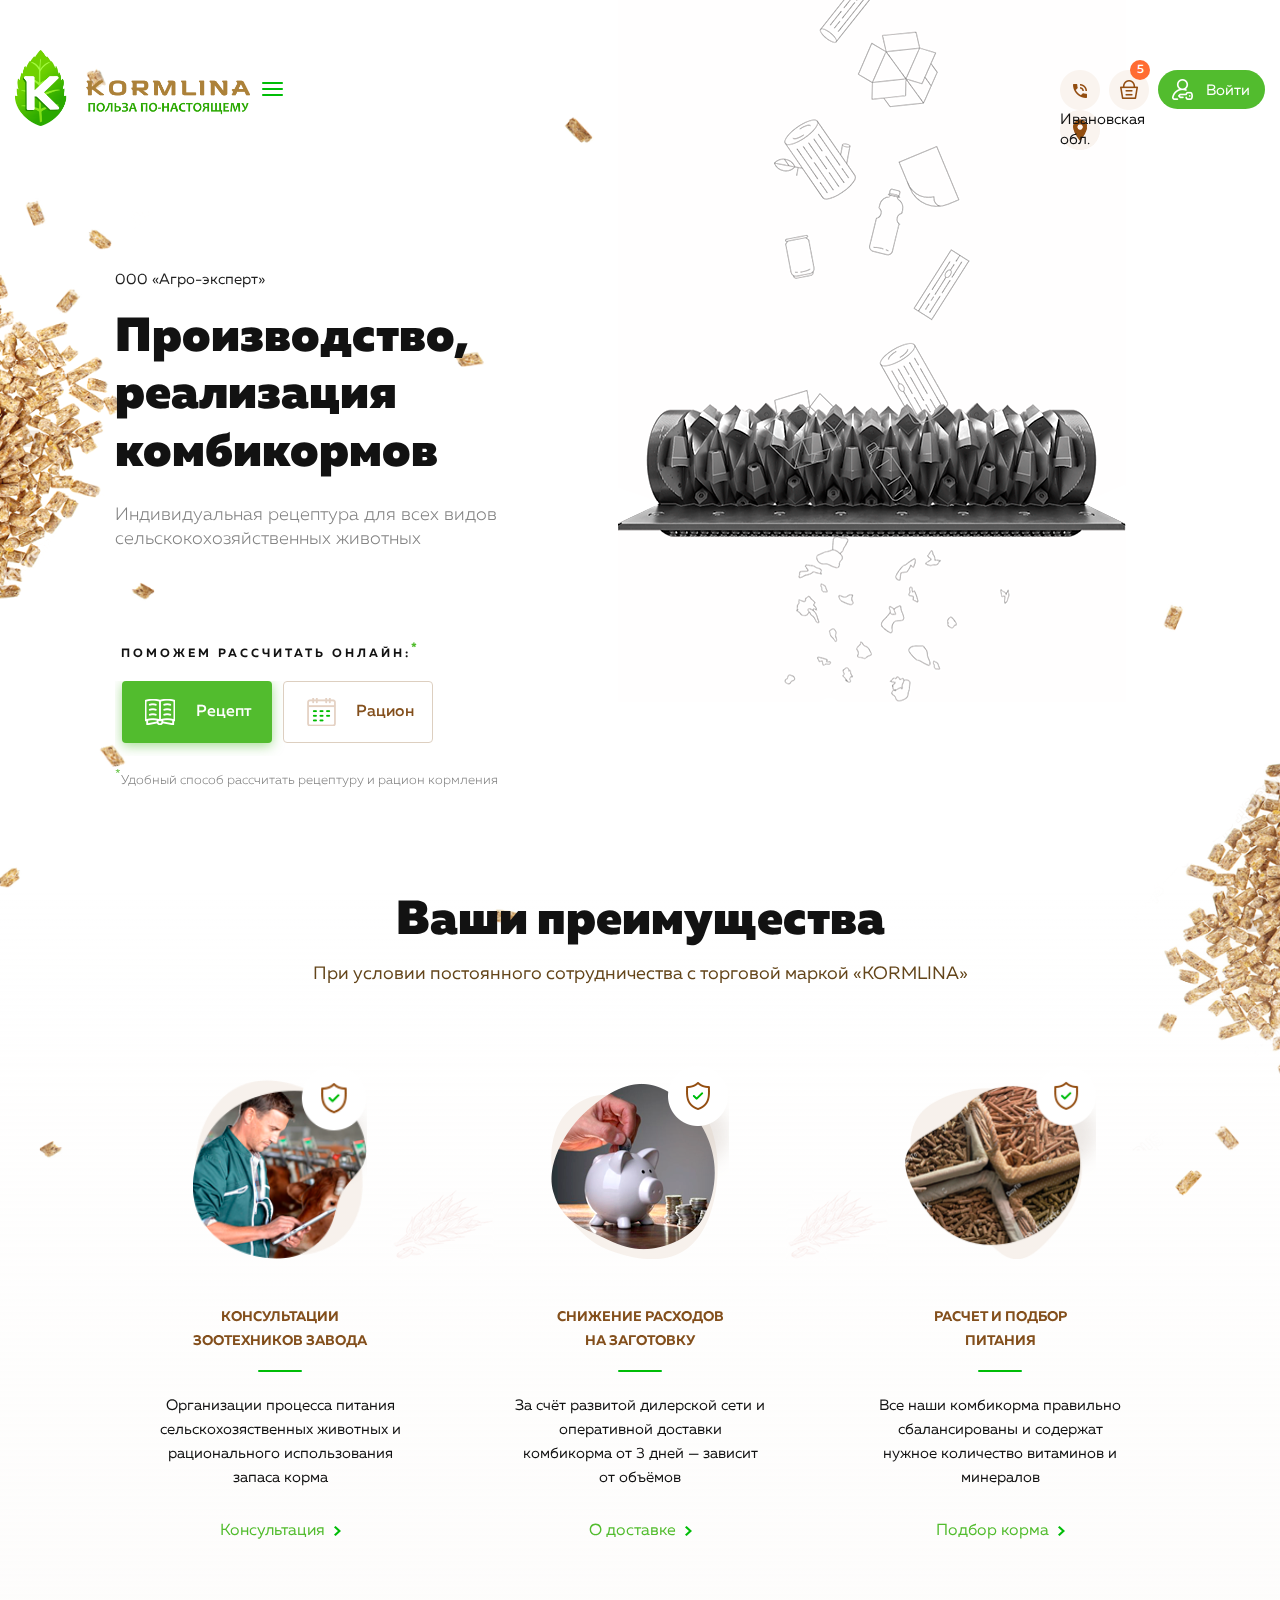
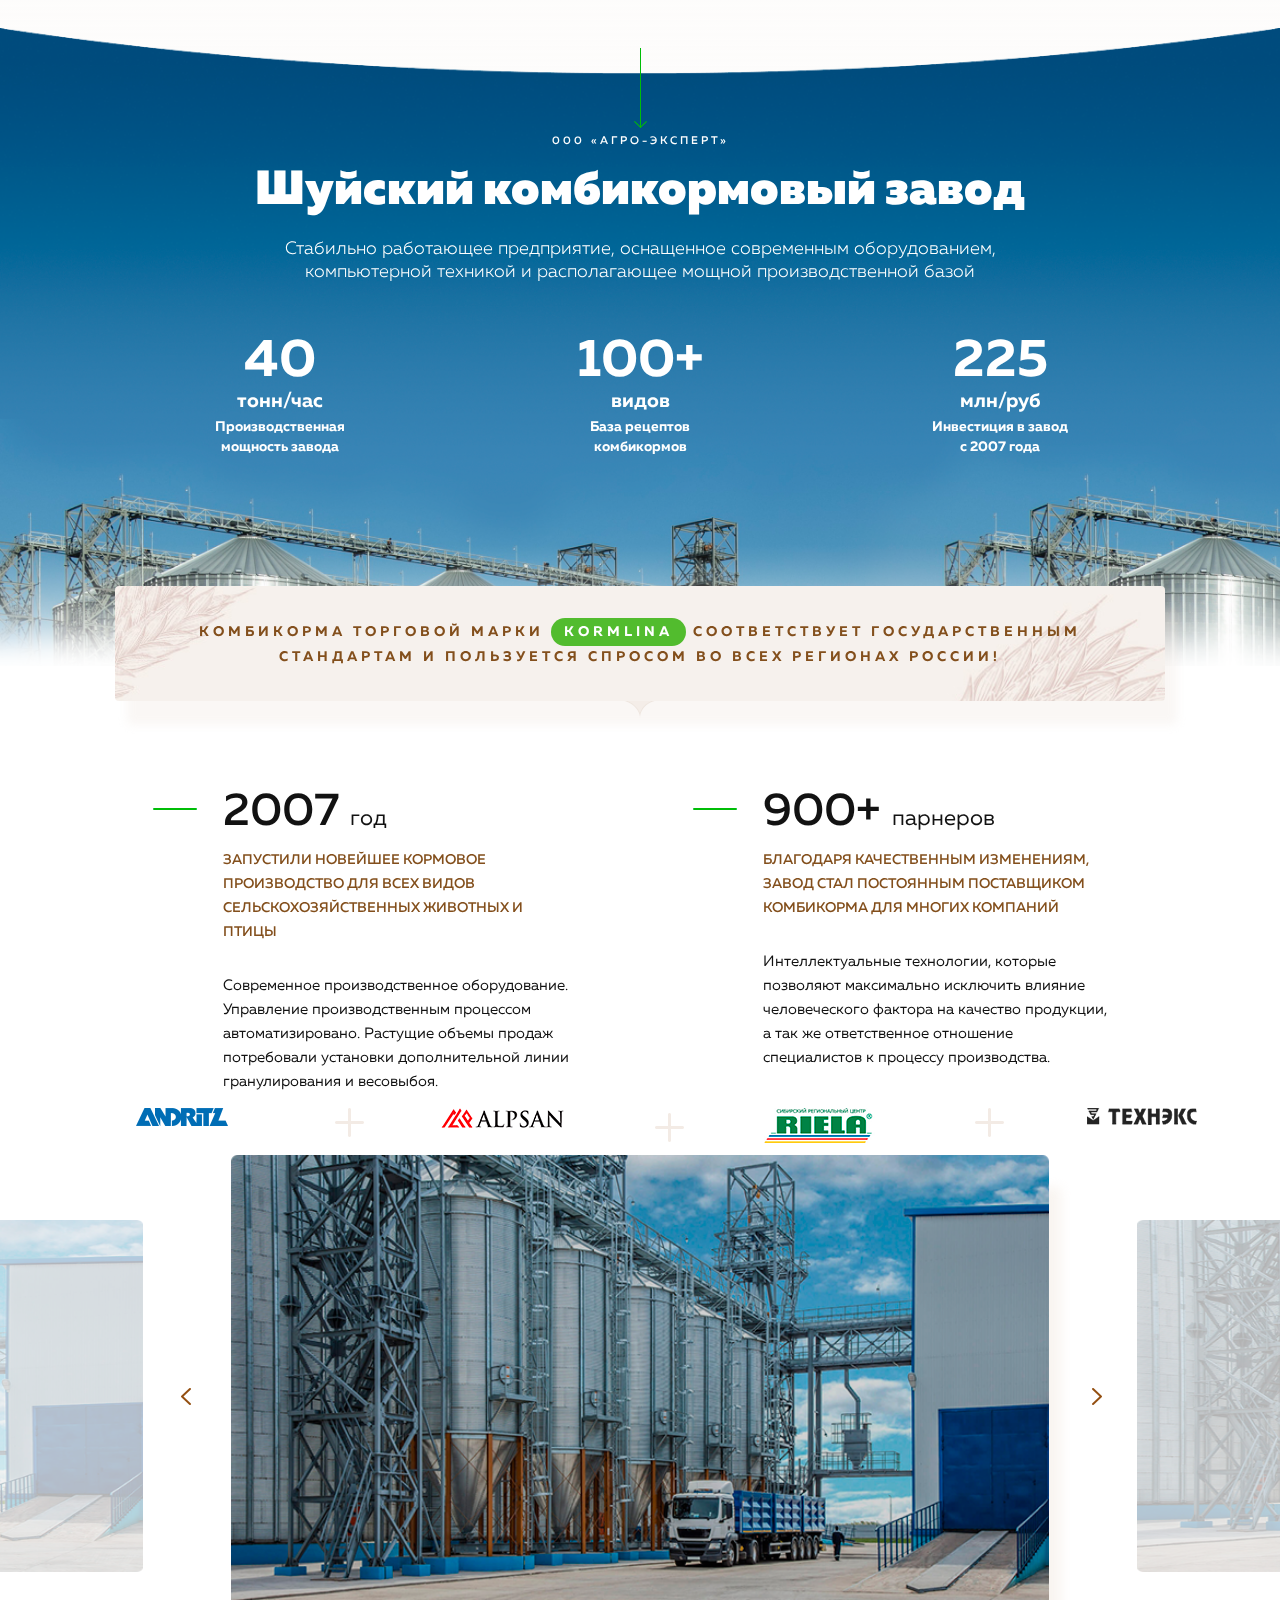
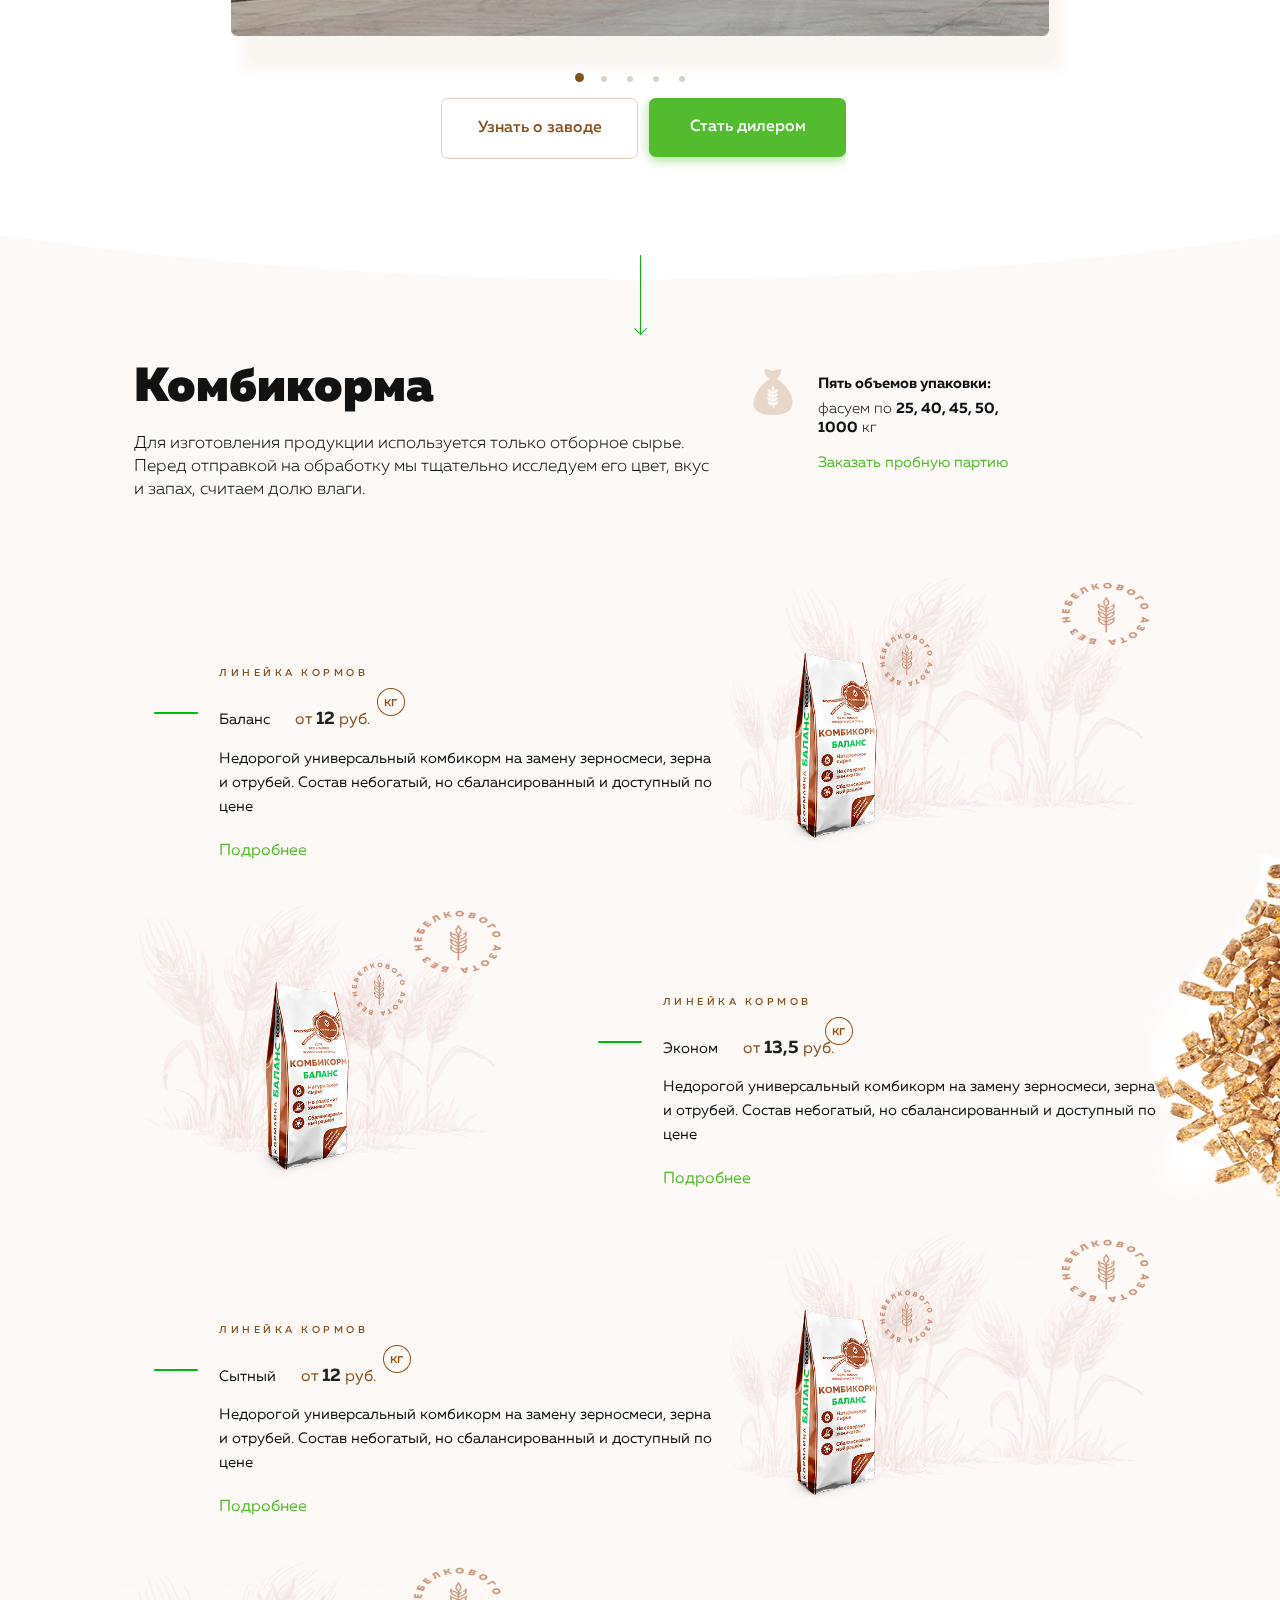
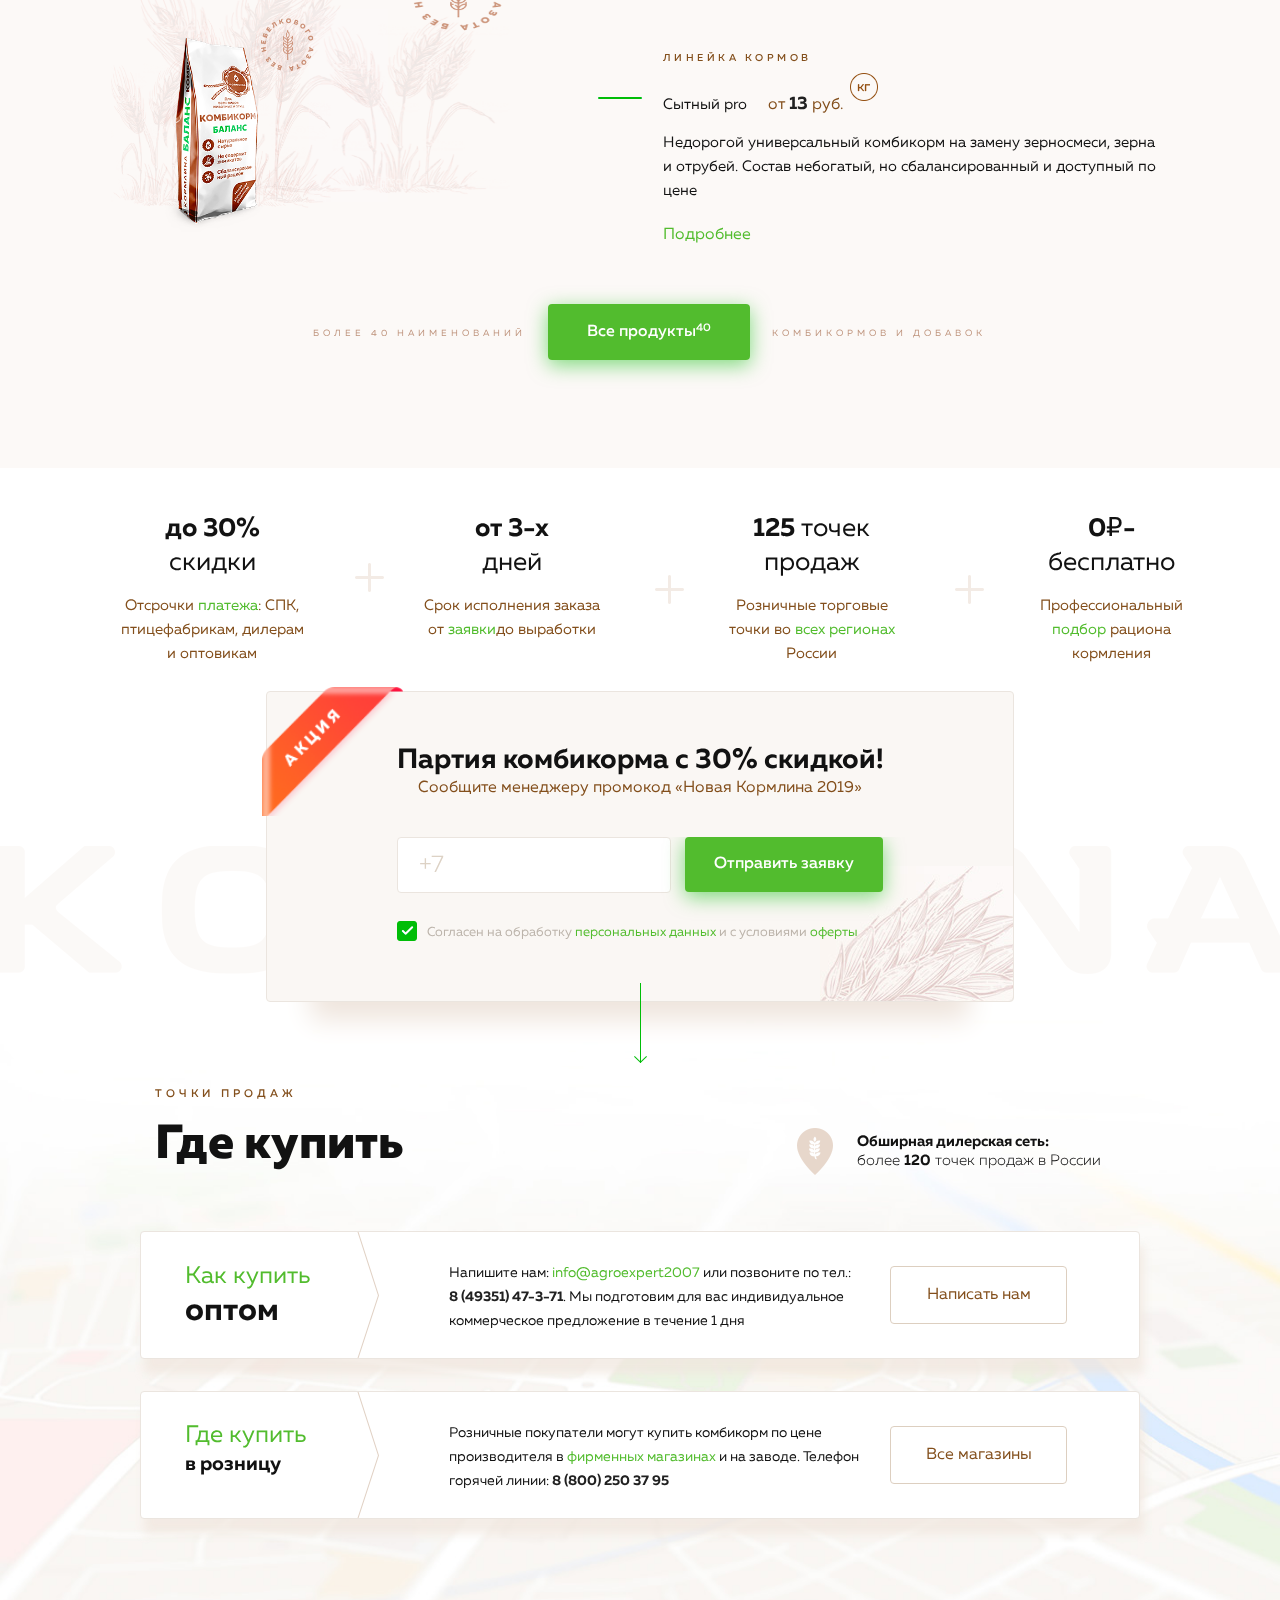
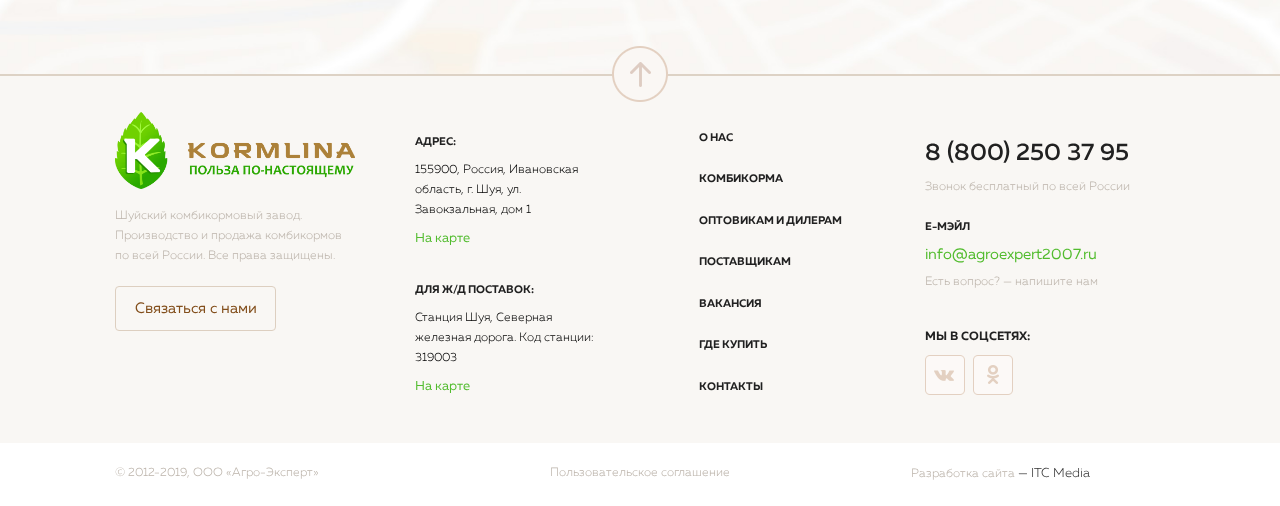
<file: index.html>
<!DOCTYPE html>
<html lang="ru">
<head>
    <meta charset="UTF-8">
    <title>Главная страница</title>

    <meta http-equiv="X-UA-Compatible" content="IE=edge">
    <meta name="viewport" content="width=device-width, initial-scale=1">

    <link href="css/style.css" rel="stylesheet"/>
</head>
<body>

<div class="overlay"></div>

<div class="popup usagr-pp">
    <a class="close1" href="#"></a>
    <div class="head">Заказ обратного звонка</div>
    <form method="POST" active="">
        <input type="text" id="name" placeholder="Имя"/>
        <input type="text" id="phone" class="phone" placeholder="Телефон"/>
        <input type="text" id="email" placeholder="E-mail"/>
        <p class="popup__form__checkbox" stat="check">Cогласен на обработку <a href="">персональных данных</a> и с условиями <a href="">оферты</a></p>
        <p class="form-error2"></p>
        <button class="sendForm">Отправить заявку</button>
    </form>
</div>

<section class="float-menu">
    <div class="float-menu__logo"></div>
    <button class="float-menu__close"></button>
    <div class="container">
        <div class="float-menu__wrap">
            <div class="row">
                <div class="col-xl-6 col-lg-6 col-md-6 col-sm-6">
                    <p class="float-menu__head">Комбикорма по категориям:</p>
                    <ul class="float-menu__list">
                        <li><a href="">Крс</a></li>
                        <li><a href="">Свиньи</a></li>
                        <li><a href="">Птица</a></li>
                        <li><a href="">Кролики</a></li>
                        <li><a href="">Козы и мрс</a></li>
                    </ul>
                </div>
                <div class="col-xl-6 col-lg-6 col-md-6 col-sm-6">
                    <p class="float-menu__head">Линейки комбикормов:</p>
                    <ul class="float-menu__list">
                        <li><a href="">Баланс</a></li>
                        <li><a href="">Эконом</a></li>
                        <li><a href="">Сытный</a></li>
                        <li><a href="">Сытный pro</a></li>
                    </ul>
                </div>
            </div>
        </div>
        <div class="float-menu__bottom">
            <div class="row">
                <div class="col-xl-3 col-lg-3 col-md-3 col-sm-6">
                    <ul class="float-menu__bottom__list">
                        <li><a href="">О нас</a></li>
                        <li><a href="">Производство</a></li>
                        <li><a href="">Оптовикам и дилерам</a></li>
                        <li><a href="">Поставщикам</a></li>
                        <li><a href="">Хозяину подворья</a></li>
                        <li><a href="">Сертификаты</a></li>
                    </ul>
                </div>
                <div class="col-xl-3 col-lg-3 col-md-3 col-sm-6">
                    <ul class="float-menu__bottom__list">
                        <li><a href="">Корпоративным клиентам</a></li>
                        <li><a href="">Сертификаты</a></li>
                        <li><a href="">Отзывы</a></li>
                        <li><a href="">О доставке</a></li>
                        <li><a href="">Вакансии</a></li>
                        <li><a href="">Контакты</a></li>
                    </ul>
                </div>
                <div class="col-xl-6 col-lg-6 col-md-6 col-sm-12">
                    <div class="float-menu__form">
                        <a class="float-menu__form__phone" href="tel:+78002503795">8 800 250 37 95</a>
                        <p class="float-menu__form__remark">Звонок бесплатный по всей России</p>
                        <form action="" method="POST">
                            <input type="text" class="phone" placeholder="+7"/>
                            <button id="sendDiscount1">Отправить заявку</button>
                            <div class="clear"></div>
                            <p class="float-menu__form__checkbox" stat="check">Cогласен на обработку <a href="">персональных данных</a> и с условиями <a href="">оферты</a></p>
                            <p class="form-error1"></p>
                        </form>
                    </div>
                </div>
            </div>
        </div>
        <div class="float-menu__social">
            <div class="row">
                <div class="col-xl-6 col-lg-6 col-md-6">
                    <ul class="social">
                        <li><a href="">Vkontakte</a></li>
                        <li><a href="">Odnoklassniki</a></li>
                    </ul>
                    <p class="float-menu__social__remark">Мы в социальных сетях</p>
                </div>
                <div class="col-xl-6 col-lg-6 col-md-6">
                    <ul class="social">
                        <li><a href="mailto:info@agroexpert2007.ru">info@agroexpert2007.ru</a></li>
                    </ul>
                    <p class="float-menu__social__remark1" href="javascript:void(0);" popup-target="usagr-pp">Есть вопрос? — напишите нам</p>
                </div>
            </div>
        </div>
    </div>
</section>

<div class="top__wrap parallax-container" data-parallax="scroll" data-bleed="10" data-speed="0.2" data-image-src="./images/hbg.png" data-natural-width="1440"
     data-natural-height="1492">
    <header class="header home" id="header">
        <div class="top-menu">
            <div class="container">
                <div class="row">
                    <div class="col-xl-12">
                        <p class="top-menu__logo"></p>
                        <a class="top-menu__gamb" href="javascript:void(0);"></a>
                        <ul class="top-menu__menu">
                            <li><a href="">О нас</a></li>
                            <li><a href="">Продукция</a></li>
                            <li><a class="active" href="">Корпоративным клиентам</a></li>
                            <li><a href="">Партнерам</a></li>
                            <li><a href="">Где купить</a></li>
                            <li><a href="">Контакты</a></li>
                        </ul>
                        <div class="top-menu__user">
                            <a class="top-menu__user__phone" href=""></a>
                            <a class="top-menu__user__basket" href=""><span>5</span></a>
                            <a class="top-menu__user__input" href="">Войти</a>
                            <div class="clear"></div>
                            <p class="top-menu__user__geo">Ивановская обл.</p>
                        </div>
                    </div>
                </div>
            </div>
        </div>
        <div class="container">
            <div class="row">
                <div class="col-xl-6 col-lg-6 col-md-6 col-sm-12">
                    <div class="header-left">
                        <a class="play" data-fancybox href="https://www.youtube.com/watch?v=myt98f3vhWQ">000 «Агро-эксперт»</a>
                        <h1>Производство, реализация <span>комбикормов</span></h1>
                        <p>Индивидуальная рецептура для всех видов сельскокохозяйственных животных</p>
                        <div class="header-left__buttons">
                            <p class="header-left__buttons__head">Поможем Рассчитать онлайн:<sup>*</sup></p>
                            <div class="header-left__buttons__wrap">
                                <button>Рецепт</button>
                                <button>Рацион</button>
                            </div>
                            <p class="header-left__buttons__head__remark"><sup>*</sup>Удобный способ рассчитать рецептуру и рацион кормления</p>
                        </div>
                    </div>
                </div>
            </div>
        </div>
    </header>

    <section class="advantages">
        <div class="container">
            <div class="row">
                <div class="col-xl-12">
                    <div class="advantages__head">
                        <h2>Ваши преимущества</h2>
                        <p>При условии постоянного сотрудничества с торговой маркой «KORMLINA»</p>
                    </div>
                </div>
            </div>
            <div class="row">
                <div class="col-xl-4 col-lg-4 col-md-4">
                    <div class="advantages__item">
                        <img src="images/a1.png"/>
                        <p>консультации<br/>зоотехников завода</p>
                        <p>Организации процесса питания сельскохозяственных животных и рационального использования запаса корма</p>
                        <a href="" popup-target="usagr-pp">Консультация</a>
                    </div>
                </div>
                <div class="col-xl-4 col-lg-4 col-md-4">
                    <div class="advantages__item">
                        <img src="images/a2.png"/>
                        <p>Снижение расходов<br/>на заготовку</p>
                        <p>За счёт развитой дилерской сети и оперативной доставки комбикорма от 3 дней — зависит от объёмов</p>
                        <a href="">О доставке</a>
                    </div>
                </div>
                <div class="col-xl-4 col-lg-4 col-md-4">
                    <div class="advantages__item">
                        <img src="images/a3.png"/>
                        <p>Расчет и подбор<br/>питания</p>
                        <p>Все наши комбикорма правильно сбалансированы и содержат нужное количество витаминов и минералов </p>
                        <a href="">Подбор корма</a>
                    </div>
                </div>
            </div>
        </div>
    </section>
</div>

<section class="zavod">
    <a class="to-bottom" href="#zavod"></a>
    <div class="container">
        <div class="row">
            <div class="col-xl-12">
                <div id="zavod" class="zavod__info">
                    <p>000 «Агро-Эксперт»</p>
                    <p>Шуйский комбикормовый завод</p>
                    <p>Стабильно работающее предприятие, оснащенное современным оборудованием,<br/>компьютерной техникой и располагающее мощной производственной базой</p>
                </div>
            </div>
        </div>
        <div class="row">
            <div class="col-xl-4 col-lg-4 col-md-4">
                <div class="zavod__info__item">
                    <p><span>40</span>тонн/час</p>
                    <p>Производственная<br/>мощность завода</p>
                </div>
            </div>
            <div class="col-xl-4 col-lg-4 col-md-4">
                <div class="zavod__info__item">
                    <p><span>100+</span>видов</p>
                    <p>База рецептов<br/>комбикормов</p>
                </div>
            </div>
            <div class="col-xl-4 col-lg-4 col-md-4">
                <div class="zavod__info__item">
                    <p><span>225</span>млн/руб</p>
                    <p>Инвестиция в завод<br/>с 2007 года</p>
                </div>
            </div>
        </div>
    </div>
</section>

<section class="about">
    <div class="about__wrap">
        <div class="container">
            <div class="row">
                <div class="col-xl-12">
                    <div class="about__plash__wrap">
                        <div class="about__plash">
                            <p>Комбикорма торговой марки <span>kormlina</span> соответствует государственным стандартам и пользуется спросом Во всех регионах россии!</p>
                        </div>
                    </div>
                </div>
            </div>
            <div class="row">
                <div class="col-xl-6 col-lg-6 col-md-6">
                    <div class="about__adv__item">
                        <p>2007 <span>год</span></p>
                        <p>Запустили новейшее кормовое производство для всех видов сельскохозяйственных животных и птицы</p>
                        <p>Современное производственное оборудование. Управление производственным процессом автоматизировано. Растущие объемы продаж потребовали установки
                            дополнительной линии гранулирования и весовыбоя.</p>
                    </div>
                </div>
                <div class="col-xl-6 col-lg-6 col-md-6">
                    <div class="about__adv__item">
                        <p>900+ <span>парнеров</span></p>
                        <p>Благодаря качественным изменениям, завод стал постоянным поставщиком комбикорма для многих компаний</p>
                        <p>Интеллектуальные технологии, которые позволяют максимально исключить влияние человеческого фактора на качество продукции, а так же ответственное
                            отношение специалистов к процессу производства.</p>
                    </div>
                </div>
            </div>
        </div>
    </div>
</section>

<section class="partners">
    <div class="container">
        <div class="row">
            <div class="col-xl-3 col-lg-3 col-md-3 col-sm-6 col-6">
                <div class="discount__item discount__item1">
                    <img src="images/l1.png"/>
                </div>
            </div>
            <div class="col-xl-3 col-lg-3 col-md-3 col-sm-6 col-6">
                <div class="discount__item discount__item2">
                    <img src="images/l2.png"/>
                </div>
            </div>
            <div class="col-xl-3 col-lg-3 col-md-3 col-sm-6 col-6">
                <div class="discount__item discount__item3">
                    <img src="images/l3.png"/>
                </div>
            </div>
            <div class="col-xl-3 col-lg-3 col-md-3 col-sm-6 col-6">
                <div class="discount__item discount__item4">
                    <img src="images/l4.png"/>
                </div>
            </div>
        </div>
    </div>
</section>

<section class="slider">
    <div class="container">
        <div class="row">
            <div class="col-xl-12">
                <div id="slider" class="owl-carousel">
                    <div class="item">
                        <div class="slider-shad"></div>
                        <img src="images/slide.png"/></div>
                    <div class="item">
                        <div class="slider-shad"></div>
                        <img src="images/slide.png"/></div>
                    <div class="item">
                        <div class="slider-shad"></div>
                        <img src="images/slide.png"/></div>
                    <div class="item">
                        <div class="slider-shad"></div>
                        <img src="images/slide.png"/></div>
                    <div class="item">
                        <div class="slider-shad"></div>
                        <img src="images/slide.png"/></div>
                </div>
            </div>
        </div>
        <div class="row">
            <div class="col-xl-12">
                <div class="slider__button">
                    <button class="slider__button__left">Узнать о заводе</button>
                    <button class="slider__button__right">Стать дилером</button>
                </div>
            </div>
        </div>
    </div>
</section>

<section class="products">
    <a class="to-bottom" href="#products"></a>
    <div class="products-wrapper">
        <div class="container">
            <div class="row">
                <div class="col-xl-7 col-lg-7 col-md-7">
                    <div id="products" class="products__left">
                        <h2>Комбикорма</h2>
                        <p>Для изготовления продукции используется только отборное сырье. Перед отправкой на обработку мы тщательно исследуем его цвет, вкус и запах, считаем долю
                            влаги.</p>
                    </div>
                </div>
                <div class="col-xl-4 col-lg-4 col-md-4 ">
                    <div class="products__right">
                        <p>Пять объемов упаковки:</p>
                        <p>фасуем по <span>25, 40, 45, 50, 1000</span> кг</p>
                        <a href="">Заказать пробную партию</a>
                    </div>
                </div>
            </div>
            <div class="row products__item">
                <div class="col-xl-7 col-lg-7 col-md-7  order-md-first">
                    <div class="products__item__info">
                        <p>Линейка кормов</p>
                        <p>Баланс <span>от <span>12</span> руб.</span></p>
                        <p>Недорогой универсальный комбикорм на замену зерносмеси, зерна и отрубей. Состав небогатый, но сбалансированный и доступный по цене</p>
                        <a href="">Подробнее</a>
                    </div>
                </div>
                <div class="col-xl-5 col-lg-5 col-md-5 order-second  order-md-second">
                    <img src="images/prod.png"/>
                </div>
            </div>
            <div class="row products__item">
                <div class="col-xl-7 col-lg-7 col-md-7 order-md-second">
                    <div class="products__item__info">
                        <p>Линейка кормов</p>
                        <p>Эконом <span>от <span>13,5</span> руб.</span></p>
                        <p>Недорогой универсальный комбикорм на замену зерносмеси, зерна и отрубей. Состав небогатый, но сбалансированный и доступный по цене</p>
                        <a href="">Подробнее</a>
                    </div>
                </div>
                <div class="col-xl-4 col-lg-4 col-md-4 offset-1 order-second order-md-first">
                    <img src="images/prod.png"/>
                </div>
            </div>
            <div class="row products__item">
                <div class="col-xl-7 col-lg-7 col-md-7order-md-first">
                    <div class="products__item__info">
                        <p>Линейка кормов</p>
                        <p>Сытный <span>от <span>12</span> руб.</span></p>
                        <p>Недорогой универсальный комбикорм на замену зерносмеси, зерна и отрубей. Состав небогатый, но сбалансированный и доступный по цене</p>
                        <a href="">Подробнее</a>
                    </div>
                </div>
                <div class="col-xl-5 col-lg-5 col-md-5 order-second order-md-second">
                    <img src="images/prod.png"/>
                </div>
            </div>
            <div class="row products__item">
                <div class="col-xl-7 col-lg-7 col-md-7 order-md-second">
                    <div class="products__item__info">
                        <p>Линейка кормов</p>
                        <p>Сытный pro<span>от <span>13</span> руб.</span></p>
                        <p>Недорогой универсальный комбикорм на замену зерносмеси, зерна и отрубей. Состав небогатый, но сбалансированный и доступный по цене</p>
                        <a href="">Подробнее</a>
                    </div>
                </div>
                <div class="col-xl-5 col-lg-5 col-md-5 order-second order-md-first">
                    <img src="images/prod.png"/>
                </div>
            </div>
            <div class="row">
                <div class="col-xl-12 products__bottom">
                    <p>более 40 наименований <a href="">Все продукты<sup>40</sup></a> комбикормов и добавок</p>
                </div>
            </div>
        </div>
    </div>
</section>

<section class="discount">
    <div class="container">
        <div class="row">
            <div class="col-xl-3 col-lg-3 col-md-3 col-sm-6">
                <div class="discount__item discount__item1">
                    <p><span>до 30%</span><br/>скидки</p>
                    <p>Отсрочки <span>платежа</span>: СПК,<br/>птицефабрикам, дилерам<br/>и оптовикам</p>
                </div>
            </div>
            <div class="col-xl-3 col-lg-3 col-md-3 col-sm-6">
                <div class="discount__item discount__item2">
                    <p><span>от 3-х</span><br/>дней</p>
                    <p>Срок исполнения заказа<br/>от <span>заявки</span>до выработки</p>
                </div>
            </div>
            <div class="col-xl-3 col-lg-3 col-md-3 col-sm-6">
                <div class="discount__item discount__item3">
                    <p><span>125</span> точек<br/>продаж</p>
                    <p>Розничные торговые<br/>точки во <span>всех регионах</span><br/>России</p>
                </div>
            </div>
            <div class="col-xl-3 col-lg-3 col-md-3 col-sm-6">
                <div class="discount__item discount__item4">
                    <p><span>0&#8381;-</span><br/>бесплатно</p>
                    <p>Профессиональный<br/><span>подбор</span> рациона<br/>кормления</p>
                </div>
            </div>
        </div>
    </div>
</section>

<section class="discount discount-two">
    <div class="container">
        <div class="row">
            <div class="col-xl-12">
                <div class="discount__form">
                    <div class="discount__form__flag"></div>
                    <p class="discount__form__head">Партия комбикорма с 30% скидкой!</p>
                    <p class="discount__form__subhead">Сообщите менеджеру промокод «Новая Кормлина 2019»</p>
                    <form action="" method="POST">
                        <input type="text" class="phone" placeholder="+7"/>
                        <button id="sendDiscount">Отправить заявку</button>
                        <div class="clear"></div>
                        <p class="discount__form__checkbox" stat="check">Cогласен на обработку <a href="">персональных данных</a> и с условиями <a href="">оферты</a></p>
                        <p class="form-error"></p>
                    </form>
                </div>
            </div>
        </div>
    </div>
    <a class="to-bottom to-bottom__discount" href="#footer"></a>
</section>

<section class="to-buy">
    <div class="container">
        <div class="row">
            <div class="col-xl-6 col-lg-6 col-md-6 col-sm-6">
                <div class="to-buy__head">
                    <p>Точки продаж</p>
                    <h2>Где купить</h2>
                </div>
            </div>
            <div class="col-xl-6 col-lg-6 col-md-6 col-sm-6">
                <p class="to-buy__info"><span>Обширная дилерская сеть:</span><br/>более <span>120</span> точек продаж в России</p>
            </div>
        </div>
        <div class="row to-buy__plash">
            <div class="col-xl-3 col-lg-3 col-md-3 col-sm-6">
                <p class="to-buy__plash__left"><span>Как купить</span> оптом</p>
            </div>
            <div class="col-xl-6 col-lg-6 col-md-6 col-sm-6">
                <p class="to-buy__plash__center">Напишите нам: <a href="mailto:info@agroexpert2007">info@agroexpert2007</a> или позвоните по тел.:<br/>
                    <a href="tel:+74935147371">8 (49351) 47-3-71</a>. Мы подготовим для вас индивидуальное коммерческое предложение в течение 1 дня</p>
            </div>
            <div class="col-xl-3 col-lg-3 col-md-3 col-sm-12">
                <button class="to-buy__plash__button" popup-target="usagr-pp">Написать нам</button>
            </div>
        </div>
        <div class="row to-buy__plash">
            <div class="col-xl-3 col-lg-3 col-md-3 col-sm-6">
                <p class="to-buy__plash__left"><span>Где купить</span><br/> в розницу</p>
            </div>
            <div class="col-xl-6 col-lg-6 col-md-6 col-sm-6">
                <p class="to-buy__plash__center">Розничные покупатели могут купить комбикорм по цене производителя в <a href="#">фирменных магазинах</a> и на заводе.
                    Телефон горячей линии: <a href="tel:+78002503795">8 (800) 250 37 95</a></p>
            </div>
            <div class="col-xl-3 col-lg-3 col-md-3 col-sm-12">
                <button class="to-buy__plash__button">Все магазины</button>
            </div>
        </div>
    </div>
</section>

<section class="bottom-menu">
    <a id="to__top" href="#header"></a>
    <div class="container">
        <div class="row">
            <div class="col-xl-3 col-lg-3 col-md-3 col-sm-6">
                <img src="images/logo-min.png"/>
                <p>Шуйский комбикормовый завод. Производство и продажа комбикормов по всей России. Все права защищены. </p>
                <button class="bottom-menu__button" popup-target="usagr-pp">Связаться с нами</button>
            </div>
            <div class="col-xl-3 col-lg-3 col-md-3 col-sm-6">
                <div class="bottom-menu__addr">
                    <p>Адрес:</p>
                    <p>155900, Россия, Ивановская область, г. Шуя, ул. Завокзальная, дом 1</p>
                    <a href="#">На карте</a>
                </div>
                <div class="bottom-menu__addr">
                    <p>ДЛЯ Ж/Д ПОСТАВОК:</p>
                    <p>Станция Шуя, Северная железная дорога. Код станции: 319003</p>
                    <a href="javascript:void(0);">На карте</a>
                </div>
            </div>
            <div class="col-xl-3 col-lg-3 col-md-3 col-sm-6">
                <ul class="bottom-menu__menu">
                    <li><a href="">О нас</a></li>
                    <li><a href="">Комбикорма</a></li>
                    <li><a href="">Оптовикам и дилерам</a></li>
                    <li><a href="">Поставщикам</a></li>
                    <li><a href="">Вакансия</a></li>
                    <li><a href="">Где купить</a></li>
                    <li><a href="">Контакты</a></li>
                </ul>
            </div>
            <div class="col-xl-3 col-lg-3 col-md-3 col-sm-6">
                <div class="bottom-menu__contacts">
                    <a class="bottom-menu__contacts__phone" href="tel:+78002503795">8 (800) 250 37 95</a>
                    <p>Звонок бесплатный по всей России</p>
                    <div class="bottom-menu__contacts__email">
                        <p>Е-мэйл</p>
                        <a href="mailto:info@agroexpert2007.ru">info@agroexpert2007.ru</a>
                        <p>Есть вопрос? — напишите нам</p>
                    </div>
                    <div class="bottom-menu__contacts__social">
                        <p>Мы в соцсетях:</p>
                        <ul>
                            <li><a href=""><img src="images/vk.png"/></a></li>
                            <li><a href=""><img src="images/ok.png"/></a></li>
                        </ul>
                    </div>
                </div>
            </div>
        </div>
    </div>
</section>

<footer class="footer" id="footer">
    <div class="container">
        <div class="row">
            <div class="col-xl-4 col-lg-4 col-md-4">
                <p class="copyright">&copy; 2012-2019, ООО «Агро-Эксперт»</p>
            </div>
            <div class="col-xl-4 col-lg-4 col-md-4">
                <a href="">Пользовательское соглашение</a>
            </div>
            <div class="col-xl-4 col-lg-4 col-md-4">
                <a target="_blank" href="">Разработка сайта <span>— ITC Media</span></a>
            </div>
        </div>
    </div>
</footer>

<script type="text/javascript" src="js/jquery-3.3.1.min.js"></script>
<script type="text/javascript" src="js/jquery.fancybox.min.js"></script>
<script type="text/javascript" src="js/parallax.min.js"></script>
<script type="text/javascript" src="js/maskedinput.js"></script>
<script type="text/javascript" src="plugins/owl-carousel/owl.carousel.min.js"></script>
<script type="text/javascript" src="js/script.js"></script>
</body>
</html>
</file>
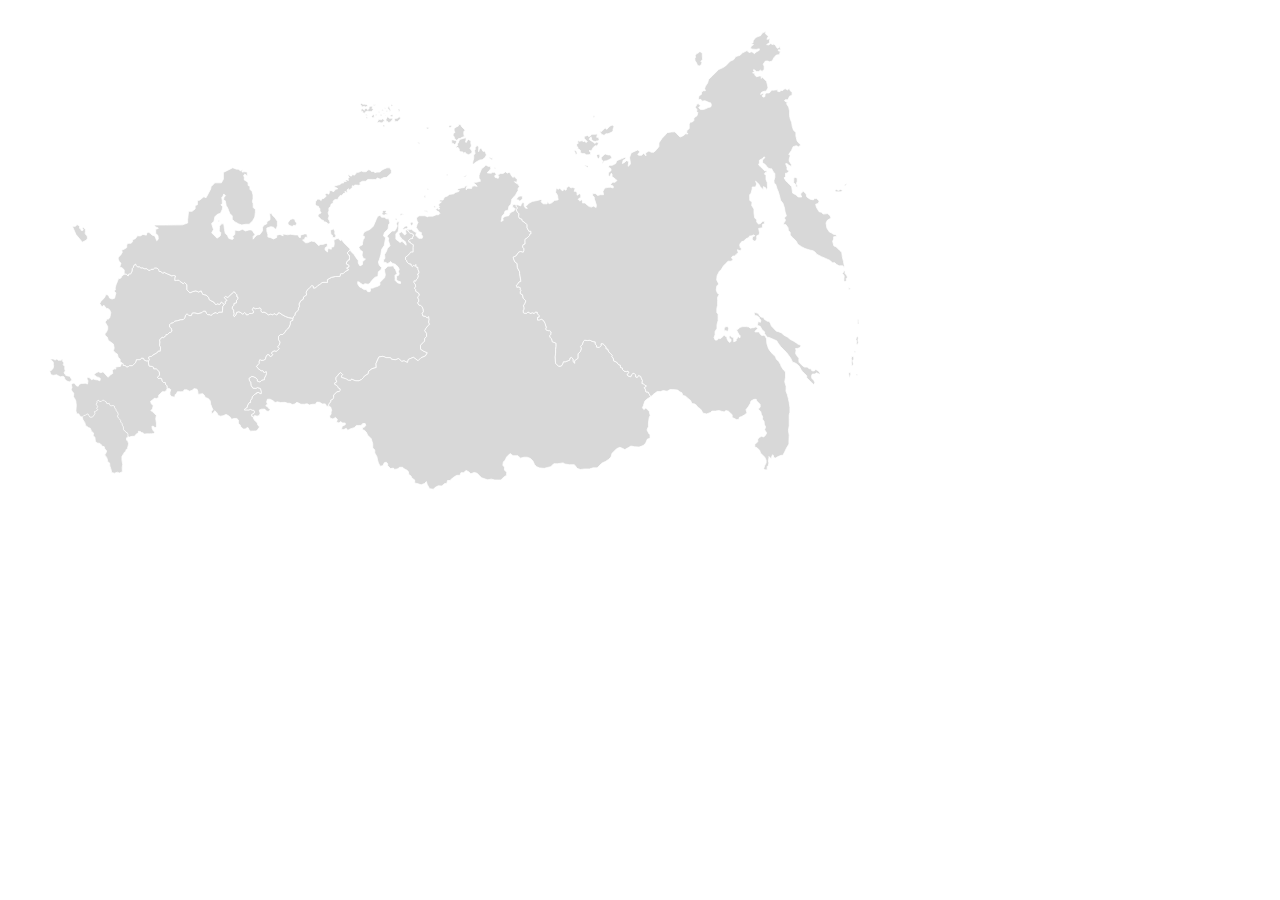
<file: about-us/with-districts.html>
<!DOCTYPE html>
<html>
<head>
    <meta charset="UTF-8">
    <script type="text/javascript" src="raphael-min.js"></script>
    <script type="text/javascript" src="russian-map.js"></script>
    <script>
        // запрос на получение json регионов
        window.onload = function() {
            fetch('./with-districts.json').then(function(response) {
                response.json().then(function(data) {
                    new RussianMap({
                        viewPort: data.viewPort,
                        mapId: 'russian-map',
                        width: 862,
                        height: 497,
                        // дефолтовые атрибуты для контуров регионов
                        defaultAttr: {
                            fill: '#d8d8d8', // цвет которым закрашивать
                            stroke: '#ffffff', // цвет границы
                            'stroke-width': 1, // ширина границы
                            'stroke-linejoin': 'round' // скруглять углы
                        },
                        mouseMoveAttr: {
                            fill: '#25669e'
                        },
                        onMouseMove: function(event) {
                            console.log('mouse on ' + this.region.name);
                        },
                        onMouseOut: function(event) {
                            console.log('out on ' + this.region.name);
                        },
                        onMouseClick: function(event) {
                            console.log('clicked on ' + this.region.name);
                        }
                    }, data.regions);
                });
            });
        };
    </script>
</head>
<body>
<div id="russian-map"></div>
</body>
</html>
</file>
<file: css/style.css>
@import './bootstrap.min.css';
@import './jquery.fancybox.min.css';
@import '../plugins/owl-carousel/assets/owl.carousel.min.css';

@font-face {
    font-family: 'MullerBlack';
    src: url('../fonts/Fontfabric - MullerBlack.eot');
    src: local('☺'), url('../fonts/Fontfabric - MullerBlack.woff') format('woff'),
    url('../fonts/Fontfabric - MullerBlack.ttf') format('truetype'),
    url('../fonts/Fontfabric - MullerBlack.svg') format('svg');
    font-weight: normal;
    font-style: normal;
}

/* cyrillic-ext */
@font-face {
    font-family: 'Montserrat';
    font-style: normal;
    font-weight: 500;.product-list-content__block .img__block
    font-display: swap;
    src: local('Montserrat Medium'), local(.float-menu'Montserrat-Medium'), url('../fonts/MontserratMedium.woff2') format('woff2');
    unicode-range: U+0460-052F, U+1C80-1C88, U+20B4, U+2DE0-2DFF, U+A640-A69F, U+FE2E-FE2F;
}

/* cyrillic */
@font-face {
    font-family: 'Montserrat';
    font-style: normal;
    font-weight: 500;
    font-display: swap;
    src: local('Montserrat Medium'), local('Montserrat-Medium'), url('../fonts/JTURjIg1_i6t8kCHKm45_ZpC3g3D_u50.woff2') format('woff2');
    unicode-range: U+0400-045F, U+0490-0491, U+04B0-04B1, U+2116;
}

/* cyrillic-ext */
@font-face {
    font-family: 'Montserrat';
    font-style: normal;
    font-weight: 600;
    font-display: swap;
    src: local('Montserrat SemiBold'), local('Montserrat-SemiBold'), url('../fonts/JTURjIg1_i6t8kCHKm45_bZF3gTD_u50.woff2') format('woff2');
    unicode-range: U+0460-052F, U+1C80-1C88, U+20B4, U+2DE0-2DFF, U+A640-A69F, U+FE2E-FE2F;
}

/* cyrillic */
@font-face {
    font-family: 'Montserrat';
    font-style: normal;
    font-weight: 600;
    font-display: swap;
    src: local('Montserrat SemiBold'), local('Montserrat-SemiBold'), url('../fonts/JTURjIg1_i6t8kCHKm45_bZF3g3D_u50.woff2') format('woff2');
    unicode-range: U+0400-045F, U+0490-0491, U+04B0-04B1, U+2116;
}

/* cyrillic-ext */
@font-face {
    font-family: 'Montserrat';
    font-style: normal;
    font-weight: 800;
    font-display: swap;
    src: local('Montserrat ExtraBold'), local('Montserrat-ExtraBold'), url('../fonts/JTURjIg1_i6t8kCHKm45_c5H3gTD_u50.woff2') format('woff2');
    unicode-range: U+0460-052F, U+1C80-1C88, U+20B4, U+2DE0-2DFF, U+A640-A69F, U+FE2E-FE2F;
}

/* cyrillic */
@font-face {
    font-family: 'Montserrat';
    font-style: normal;
    font-weight: 800;
    font-display: swap;
    src: local('Montserrat ExtraBold'), local('Montserrat-ExtraBold'), url('../fonts/JTURjIg1_i6t8kCHKm45_c5H3g3D_u50.woff2') format('woff2');
    unicode-range: U+0400-045F, U+0490-0491, U+04B0-04B1, U+2116;
}

@font-face {
    font-family: 'MullerBold';
    src: url('../fonts/Fontfabric - MullerBold.eot');
    src: local('☺'), url('../fonts/Fontfabric - MullerBold.woff') format('woff'),
    url('../fonts/Fontfabric - MullerBold.ttf') format('truetype'),
    url('../fonts/Fontfabric - MullerBold.svg') format('svg');
    font-weight: normal;
    font-style: normal;
}

@font-face {
    font-family: 'MullerExtraBold';
    src: url('../fonts/Fontfabric - MullerExtraBold.eot');
    src: local('☺'), url('../fonts/Fontfabric - MullerExtraBold.woff') format('woff'),
    url('../fonts/Fontfabric - MullerExtraBold.ttf') format('truetype'),
    url('../fonts/Fontfabric - MullerExtraBold.svg') format('svg');
    font-weight: normal;
    font-style: normal;
}

@font-face {
    font-family: 'MullerHeavy';
    src: url('../fonts/Fontfabric - MullerHeavy.eot');
    src: local('☺'), url('../fonts/Fontfabric - MullerHeavy.woff') format('woff'),
    url('../fonts/Fontfabric - MullerHeavy.ttf') format('truetype'),
    url('../fonts/Fontfabric - MullerHeavy.svg') format('svg');
    font-weight: normal;
    font-style: normal;
}

@font-face {
    font-family: 'MullerLight';
    src: url('../fonts/Fontfabric - MullerLight.eot');
    src: local('☺'), url('../fonts/Fontfabric - MullerLight.woff') format('woff'),
    url('../fonts/Fontfabric - MullerLight.ttf') format('truetype'),
    url('../fonts/Fontfabric - MullerLight.svg') format('svg');
    font-weight: normal;
    font-style: normal;
}

@font-face {
    font-family: 'MullerMedium';
    src: url('../fonts/Fontfabric - MullerMedium.eot');
    src: local('☺'), url('../fonts/Fontfabric - MullerMedium.woff') format('woff'),
    url('../fonts/Fontfabric - MullerMedium.ttf') format('truetype'),
    url('../fonts/Fontfabric - MullerMedium.svg') format('svg');
    font-weight: normal;
    font-style: normal;
}

@font-face {
    font-family: 'MullerRegular';
    src: url('../fonts/Fontfabric - MullerRegular.eot');
    src: local('☺'), url('../fonts/Fontfabric - MullerRegular.woff') format('woff'),
    url('../fonts/Fontfabric - MullerRegular.ttf') format('truetype'),
    url('../fonts/Fontfabric - MullerRegular.svg') format('svg');
    font-weight: normal;
    font-style: normal;
}

@font-face {
    font-family: 'MullerThin';
    src: url('../fonts/Fontfabric - MullerThin.eot');
    src: local('☺'), url('../fonts/Fontfabric - MullerThin.woff') format('woff'),
    url('../fonts/Fontfabric - MullerThin.ttf') format('truetype'),
    url('../fonts/Fontfabric - MullerThin.svg') format('svg');
    font-weight: normal;
    font-style: normal;
}

* {
    margin: 0;
    padding: 0;
}

input:focus, textarea:focus, button:focus {
    outline: none;
}

html, body, div, span, applet, object, iframe,
h1, h2, h3, h4, h5, h6, p, blockquote, pre,
a, abbr, acronym, address, big, cite, code,
del, dfn, em, img, ins, kbd, q, s, samp,
small, strike, strong, sub, sup, tt, var, u, i, center,
dl, dt, dd, ol, ul, li,
fieldset, form, label, legend,
table, caption, tbody, tfoot, thead, tr, th, td,
article, aside, canvas, details, embed,
figure, figcaption, footer, header, hgroup,
menu, nav, output, ruby, section, summary,
time, mark, audio, video {
    margin: 0;
    padding: 0;
    border: 0;
    font-size: 100%;
    font: inherit;
    vertical-align: baseline;
    text-shadow: none;
}

h1, h2, h3, h4, h5, h6 {
    font-family: MullerBlack;
}

h1 {
    font-size: 60px;
}

h2 {
    font-size: 32px;
}

article, aside, details, figcaption, figure,
footer, header, hgroup, menu, nav, section {
    display: block;
}

html {
    overflow-x: hidden;
}

body {
    line-height: 1.3;
    font-family: 'MullerRegular';
    text-shadow: none;
    color: #121212 !important;
    font-size: 15px;
    /*background-image: url(../images/bbg.png);*/
    background-repeat: no-repeat;
    background-position: left 50px;
}

ol, ul {
    list-style: none;
}

blockquote, q {
    quotes: none;
}

a, a:hover {
    color: #212121;
}

blockquote:before, blockquote:after,
q:before, q:after {
    content: '';
    content: none;
}

table {
    border-collapse: collapse;
    border-spacing: 0;
}

.card {
    border:none !important;
}

.page-h1 {
    margin-bottom: 30px;
}

.content.lk {
    padding-bottom: 145px;
}

.content h1 {
    font-family: "MullerBlack";
    font-size: 60px;
    line-height: 48px;
    margin-bottom: 58px;
    letter-spacing: -1px;
}

.have-questions {
    font-size: 16px;
    font-family: MullerRegular;
    color: #212121;
    line-height: 48px;
    text-align: right;
    padding-top: 13px;
}

.contact-heder {
    font-family: "MullerMedium";
    color: #212121;
    margin-bottom: -4px;
    letter-spacing: -0.2px;

}

.contact-heder p:nth-child(1) {
    font-size: 36px;
    line-height: 40px;
}

.contact-heder p:nth-child(2) {
    font-size: 15px;
    line-height: 28px;
    font-family: "MullerRegular";
}

.mt-1 {
    margin-top: 10px !important;
}

.mt-2 {
    margin-top: 20px !important;
}

.mt-h-3 {
    margin-top: 25px !important;
}

.mt-3 {
    margin-top: 30px !important;
}

.mt-4 {
    margin-top: 40px !important;
}

.mt-5 {
    margin-top: 50px !important;
}

.mt-6 {
    margin-top: 60px !important;
}

.mt-7 {
    margin-top: 70px !important;
}

.mt-8 {
    margin-top: 80px !important;
}

.mt-9 {
    margin-top: 90px !important;
}

.mt-10 {
    margin-top: 100px !important;
}

.mb-1 {
    margin-bottom: 10px !important;
}

.mb-h-2 {
    margin-bottom: 15px !important;
}

.mb-2 {
    margin-bottom: 20px !important;
}

.mb-3 {
    margin-bottom: 30px !important;
}

.mb-h-3 {
    margin-bottom: 25px !important;
}

.mb-4 {
    margin-bottom: 40px !important;
}

.mb-5 {
    margin-bottom: 50px !important;
}

.mb-6 {
    margin-bottom: 60px !important;
}

.mb-7 {
    margin-bottom: 70px !important;
}

.mb-8 {
    margin-bottom: 80px !important;
}

.mb-9 {
    margin-bottom: 90px !important;
}

.mb-10 {
    margin-bottom: 100px !important;
}

.ph-2 {
    padding-left: 20px !important;
    padding-right: 20px !important;
}

.ph-3 {
    padding-left: 30px !important;
    padding-right: 30px !important;
}

.ph-50 {
    padding-left: 50px !important;
    padding-right: 50px !important;
}

.pv-4 {
    padding-top: 40px !important;
    padding-bottom: 40px !important;
}

.modal-title {
    font-size: 18px;
    font-family: MullerBold;
}

.modal-body a {
    color: #61c03c;
}

.finaly-price__modal {
    padding-bottom: 15px;
}

.finaly-price__modal:after {
    content: '';
    display: block;
    height: 1px;
    width: 100%;
    background: #eae2dc;
    margin-top: 10px;
}

.no-border * {
    border: 0;
}

.modal-footer.align-content-center {
    -ms-flex-pack: center;
    justify-content: center;
}

.modal-body .form__field-w100,
.modal-body .form__field {
    margin-bottom: 10px;
}

.form__field-w100,
.form__field {
    margin-bottom: 35px;
}

.form__field-w100 {
    width: 100%;
}

.contact-data .row .col-md-6 p:nth-child(1),
.contact-data .row p:nth-child(1) {
    font-size: 18px;
    line-height: 28px;
    color: #212121;
    font-family: "MullerBold";
    margin-top: 36px;
    margin-bottom: 8px;
}

.contact-data > .no-gutters:nth-child(4) p:nth-child(3) {
    line-height: 45px;
}

.contact-data .row p:nth-child(3) {
    line-height: 26px;
}

.contact-data .row p:nth-child(2),
.contact-data .row p:nth-child(3) {
    line-height: 26px;
}

.contact-data .row p span {
    font-family: "MullerBold";
}

.contact-time-info {
    margin: auto;
    margin-top: 78px;
    margin-left: 25px;
    font-size: 12.5px;
    color: #bcb4ab;
}


.contact-time-info div {
    color: #bcb4ab;
    font-size: 13px;
    font-family: "MullerRegular";
}

.contact-time-info .icon {
    background: url("../images/info-icon.png") center center no-repeat;
    height: 20px;
    width: 20px;
    border-radius: 50%;
    display: inline-block;
    vertical-align: middle;
    margin-right: 8px;
}

.contact-data {
    font-family: "MullerRegular";
    letter-spacing: 0.5px;
}

.content {
    padding-bottom: 77px;
}

.vakansii .requisites,
.right-information-block {
    max-width: 275px;
    margin: 0 0 0 auto;
}

.informer-vakansii-block {
    font-size: 14px;
    line-height: 24px;
    font-family: "MullerRegular";
    color: #bcb4ab;
    margin-top: 20px;
    padding: 30px 0 0 30px;
    max-width: 270px;
    margin: 0 0 0 auto;
    position: relative;
}

.informer-vakansii-block:before{
    content: url(../images/i.png);
    clip: rect(0px 20px 20px 0);
    position: absolute;
    top: 30px;
    left: 0px;
}

.user-info.right-information-block .body p {
    font-family: "MullerRegular";
    font-size: 15px;
}

.user-info-block.edit .row {
    height: auto;
}

.user-info-block .col-md-7 {
    font-size: 18px;
    font-family: "MullerBold";
}

.user-info-block.edit label {
    font-weight: bold;
    font-family: "MullerBold";
    font-size: 18px;
    line-height: 24px;
}


.row .user-info-block.edit .row div .invalid-feedback {
    line-height: 1;
    margin-top: 10px;
}

.row .user-info-block.edit .row div {
    line-height: 45px;
}

.row .user-info-block.edit .row {
    margin-bottom: 30px;
}

.user-info-block .row {
    height: 75px;
}

.with-row-border .row {
    border-top: 1px solid #ddd2c5;
}

.with-row-border .row:last-child {
    border-bottom: 1px solid #ddd2c5;
}

.user-info-block .row div:not(.invalid-feedback) {
    line-height: 1.5;
}

.user-info-block .row div.col-md-5{
    padding-top: 26px;
}

.user-info-block .row div.col-md-7{
    padding-top: 13px;
}
/*
.user-info-block .row div:not(.invalid-feedback) {
    line-height: 75px;
}*/

.user-info-block.edit .sendForm {
    height: 55px;
    line-height: 25px;
}

.user-info-block .row div:last-child:not(.input-group *) {
    font-weight: bold;
    font-size: 18px;
}

.profile-buttons {
    line-height: 40px;
    margin-top: 40px;
}

.profile-buttons__favorites {
    font-family: MullerMedium;
    margin-bottom: 60px;
}

.profile-buttons.profile-buttons__favorites div a span {
    border-bottom: 0;
}

.profile-buttons div a {
    color: #52bc2e;
    font-size: 15px;
    line-height: 40px;
    display: block;
}

.subtitle {
    color: #834f1c;
    font-size: 22px;
    font-family: MullerMedium;
    margin-bottom: 40px;
}

.profile-buttons div a span {
    display: inline-block;
    /*border-bottom: 1px dotted #52bc2e;*/
    line-height: 16px;
}

.profile-buttons div a:hover span{
    border: none;
}

.profile-buttons div a i {
    color: #ddd2c5;
    font-size: 27px;
    line-height: 40px;
    margin-right: 10px;
}

.informer-vakansii-block i {
    background: #000;
    border-radius: 8px;
    width: 3px;
    position: absolute;
    margin-top: 3px;
    margin-left: -20px;
}

.fa-info-circle:before {
    color: #fff;
    border: 1px solid #bcb4ab;
    border-radius: 8px;
    margin-left: -6px;
}

.contact-data > div:nth-child(4) > div.col-md-6:last-child {
    margin-left: 20px;
}

.vakansii .requisites p,
.right-information-block p {
    font-family: "MullerBold";
    font-size: 15px;
    line-height: 40px;
    margin: 0;
}

.requisites-buttons {
    font-size: 15px;
    line-height: 24px;
    font-family: "MullerRegular";
    margin: auto -45px;
    text-decoration: none;
    justify-content: center;
}

.requisites-body hr {
    margin: 42px -45px 0;
    color: #ebe5df;
}

.requisites-body .greenlink{
    margin-top: -10px;
}

.requisites-body a {
    justify-content: center;
    text-decoration: none;
    text-align: center;
    display: flex;
    width: 100%;
    margin: 0;

}

.requisites-body p.greenlink {
    margin: -2px;
    color: #52bc2e;
    font-size: 15px;
    padding: 0;

}

.buttonDownload, .buttonPrint {
    padding: 20px 33px;
    justify-content: center;

}

.buttonDownload {
    border-right: 1px solid #ebe5df;
}

.buttonDownload .buttondownload {
    width: 21px;
    height: 21px;
    background: url("../images/btnpdf.png") center center no-repeat;
    margin-right: -7px;
}

.buttonPrint .buttonprint {
    width: 21px;
    height: 21px;
    background: url("../images/btnprint.png") center center no-repeat;
    margin-right: -7px;
}

.vakansii .requisites span {
    font-size: 13px;
    line-height: 24px;
    font-family: "MullerRegular";
    color: #bcb4ab;
}

.vakansii .requisites a {
    font-size: 15px;
    line-height: 24px;
    font-family: "MullerRegular";
    color: #52bc2e;
}

.vakansii .requisites p:first-child {
    font-size: 18px;
    line-height: 24px;
    margin-top: 43px;
}

.requisites,
.right-information-block {
    background: #fcfbf8;
    border: 1px solid #ebe5df;
    border-radius: 5px;
    /*padding-bottom: 70px;*/
    -webkit-box-shadow: 0px 40px 25px -30px rgba(180, 150, 121, 0.7);
    -moz-box-shadow: 0px 40px 25px -30px rgba(180, 150, 121, 0.7);
    box-shadow: 0px 40px 25px -30px rgba(180, 150, 121, 0.7);
}

.requisites .requisites-body,
.right-information-block .body {
    padding: 0 45px;
    margin-bottom: 40px;
}

.requisites .requisites-body {
    margin-bottom: 0;
}

.requisites p,
.right-information-block p {
    color: #212121;
    font-size: 18px;
    line-height: 28px;
    font-family: "MullerMedium";
    margin-top: 45px;
    margin-bottom: 10px;
}

.requisites-body > p:nth-child(3) {
    margin-top: 33px;
}

.requisites ul li {
    color: #212121;
    font-size: 15px;
    line-height: 24px;
    font-family: "MullerRegular";
    margin-left: 36px;
    margin-bottom: 12px;
}

.requisites ul li:before {
    content: "—";
    color: #5ebf35;
    font-size: 23px;
    position: absolute;
    left: 45px;
}

.requisites .bottom-button {
    border-top: 1px solid #ebe5df;
    margin: auto;
    text-align: center;
    line-height: 60px;
}

.requisites .bottom-button a {
    color: #52bc2e;
    font-family: "MullerMedium";
    font-size: 16px;
    line-height: 18px;
    width: 100%;

}

.nav-pills .nav-item {
    padding: .5rem 0;
    padding-right: 42px;
    display: flex;
    letter-spacing: 0.5px;
}

.invalid-feedback {
    position: absolute;
    z-index :1;
}

.vakansii-form {
    background: url('../images/Layer-161.png') 0 25% no-repeat, url('../images/Layer-19.png') 100% 75% no-repeat, #fcfbf8;
    background-size: 20%;
    padding-top: 100px;
    padding-bottom: 125px;
}

.vakansii-form .row {
    margin-bottom: 45px;
}

.vakansii-form .row:last-child {
    margin-bottom: 0;
}

.vakansii-form label {
    font-size: 15px;
    font-family: "MullerMedium";
    color: #212121;
    line-height: 30px;
}

.vakansii-form .form-row,
.feedback-form .form-row {
    margin-bottom: 37px;

}

.vakansii-form p {
    color: #212121;
    text-align: center;
}

.vakansii-form p:first-child {
    font-size: 32px;
    line-height: 44px;
    font-family: "MullerBold";
}

.vakansii-form p:nth-child(2) {
    font-size: 20px;
    line-height: 36px;
    font-family: "MullerRegular";
}

.feedback-form {
    background: #fcfbf8;
}

.feedback-form div:nth-child(1) > p {
    margin-bottom: 20px;
}


.feedback-form .container form {
    padding-left: 5px;
}

.feedback-form .container .row > div > p:nth-child(1) {
    margin-bottom: 20px;
    color: #212121;
    font-size: 28px;
    line-height: 32px;
    font-family: "MullerBold";
}

.feedback-form form .form-row label,
.feedback-form form .mb-3 label {
    line-height: 30px;
    font-size: 15px;
    color: #212121;
    font-family: "MullerMedium";
}

::placeholder {
    color: #bcb4ab !important;
}

:focus::-webkit-input-placeholder,
:-ms-input-placeholder,
:focus:-ms-input-placeholder,
::-moz-placeholder,
:focus::-moz-placeholder,
:-moz-placeholder,
:focus:-moz-placeholder,
::-webkit-input-placeholder {
    color: #bcb4ab !important;
    opacity: 1;
    transition: opacity 250ms ease-in-out;
}

.form-control {
    border: 1px solid #bcb4ab;
    height: calc(2.25rem + 12px);
    cursor: pointer;
}

/*
.form-control::-webkit-input-placeholder {color: #000;}
.form-control::-moz-placeholder {color: #000;}
.form-control:-moz-placeholder {color: #000;}
.form-control:-ms-input-placeholder {color: #000;}
*/

.custom-checkbox,
.custom-file span {
    color: #bcb4ab;
    font-size: 13px;
    font-family: "MullerRegular";
}

.custom-file span {
    line-height: 30px;
    margin-left: 35px;
    position: relative;
    top: -10px;
    letter-spacing: 0.5px;
}

.custom-file label {
    border: none;
}

.order-history-butt {
    max-width: 275px;
    margin: 40px 0 0 auto;
}

.order-history-butt a {
    font-size: 16px;
    line-height: 24px;
    color: #834f1c;
    text-align: center;
    line-height: 56px;
    text-decoration: none;
    display: block;
    border: 1px solid #ddcfc0;
    border-radius: 5px;
    transition: 0.5s all;
}

.order-history-butt a:hover {
    border-color: #834f1c;
}

.custom-file:focus span {
    border: none !important;
}

.lk-form input[type="text"]:focus,
.lk-form input[type="password"]:focus,
.lk-form input[type="datetime"]:focus,
.lk-form input[type="datetime-local"]:focus,
.lk-form input[type="date"]:focus,
.lk-form input[type="month"]:focus,
.lk-form input[type="time"]:focus,
.lk-form input[type="week"]:focus,
.lk-form input[type="number"]:focus,
.lk-form input[type="email"]:focus,
.lk-form input[type="url"]:focus,
.lk-form input[type="search"]:focus,
.lk-form input[type="tel"]:focus,
.lk-form input[type="color"]:focus,
.lk-form .uneditable-input:focus {
    border-color: #bcb4ab !important;
    box-shadow: none !important;
    outline: 0 none;
    background: #fcfbf8;
}

.custom-file-input:focus ~ .custom-file-label,
.custom-file .custom-file-label {
    border-color: unset !important;
    box-shadow: none !important;
    outline: 0 none !important;
}

.custom-file {
    height: calc(2rem);
}

.custom-file .custom-file-label {
    color: #121212;
    font-size: 17px;
    padding-left: 35px;
    background: unset;
    z-index: 2;
    cursor: pointer;
}

.custom-file .custom-file-label:hover {
    color: #52bc2e;
}

.custom-file-input:focus ~ .custom-file-label::after {
    border-color: #e9ecef !important;
}

.custom-file-label::after {
    position: absolute;
    top: -10px;
    left: 0;
    bottom: 0;
    z-index: 3;
    display: block;
    height: 2.25rem;
    padding: .375rem 5px;
    line-height: 1.5;
    font-size: 30px;
    content: url('../images/paperclip.png');
    background-color: unset;
    border-left: 0;
    border-radius: 0 .25rem .25rem 0;
}

.custom-checkbox {
    line-height: 20px;
    padding-top: 5px;
}

.custom-checkbox label {
    line-height: 25px;
    letter-spacing: 0.4px;
    font-size: 12px;
    padding-top: 3px;
    padding-left: 5px;

}

.custom-checkbox .custom-control-input:checked ~ .custom-control-label::before {
    background-color: #52bc2e;
}

.custom-control-input:checked ~ .custom-control-label::before {
    color: #fff;
    background-color: #52bc2e;
}

textarea:focus,
input[type="text"]:focus,
input[type="password"]:focus,
input[type="datetime"]:focus,
input[type="datetime-local"]:focus,
input[type="date"]:focus,
input[type="month"]:focus,
input[type="time"]:focus,
input[type="week"]:focus,
input[type="number"]:focus,
input[type="email"]:focus,
input[type="url"]:focus,
input[type="search"]:focus,
input[type="tel"]:focus,
input[type="color"]:focus,
.uneditable-input:focus {
    border-color: #834f1c !important;
    box-shadow: none !important;
    outline: 0 none;
}

.custom-checkbox a {
    color: #52bc2e;
}

.nav-pills .nav-link.active, .nav-pills .show > .nav-link {
    color: #000;
    background-color: #fff;
    border-bottom: 2px solid #52bc2e;
    border-radius: 0;
    padding: 0;
}

.nav.nav-pills > .nav-item > a {
    font-family: "MullerBold";
}

.auth-form__modal .form-row.submit {
    margin-top: 0;
}

.auth-form__modal .modal-body,
.auth-form__modal .modal-footer {
    padding: 0;
}

.auth-form__modal .registration-info-buttons__block a {
    display: inline-block;
}

.registration-info-buttons__block a:hover {
    color: #834f1c;
    text-decoration: none;
}

.auth-form__modal .registration-info-buttons__block a:before {
    display: block;
    margin: auto;
    margin-bottom: 5px;
}

.auth-form__modal .registration-info-buttons__block {
    display: inline-flex;
    margin-top: 40px;
}

.form-row.submit {
    margin-top: 22px;
    margin-left: 0;
}

.auth-form__modal .registration-info-buttons__block {
    display: inline-block;
    vertical-align: bottom;
    margin-top: 40px;
}

.feedback-form .form-row {
    margin-bottom: 33px;
}

.form-row.submit .btn-success {
    color: #fff;
    background-color: #52bc2e;
    border-color: #52bc2e;
    height: 56px;
    width: 220px;
    font-family: "MullerMedium";
    -webkit-box-shadow: 0px 15px 15px -10px rgba(82, 188, 46, 0.9);
    -moz-box-shadow: 0px 15px 15px -10px rgba(82, 188, 46, 0.9);
    box-shadow: 0px 15px 15px -10px rgba(82, 188, 46, 0.9);
}

.bye-btn {
    color: #fff;
    text-transform: uppercase;
    font-size: 14px;
    background-color: #52bc2e;
    border-color: #52bc2e;
    font-family: "MullerMedium";
    -webkit-box-shadow: 0px 15px 15px -10px rgba(82, 188, 46, 0.9);
    -moz-box-shadow: 0px 15px 15px -10px rgba(82, 188, 46, 0.9);
    box-shadow: 0px 15px 15px -10px rgba(82, 188, 46, 0.9);
    transition: 0.5s all;
}

.bye-btn:hover {
    color: #fff;
    background-color: #0FDB0F;
}

.custom-control-input:focus ~ .custom-control-label::before {
    box-shadow: none !important;
}

.custom-control-label::before {
    background-color: #fcfbf8;
    border: 2px solid #dccfbf;
    width: 1.3rem;
    height: 1.3rem;
}

.custom-checkbox .custom-control-input:checked ~ .custom-control-label::before {
    border: none;
}

.custom-checkbox .custom-control-input:hover ~ .custom-control-label::before {
    border: 2px solid #9a7046;
}

.custom-control-label::after {
    width: 1.3rem;
    height: 1.3rem;
}


.like_btn:hover {
    color: #ffffff;
}

.like_btn:hover i {
    border: 1px solid #9a7046;
    color: #fff;
    background: #9a7046;
}

.like_btn {
    color: #dccfbf;
}

.like_btn i {
    font-size: 23px;
    border: 1px solid #dccfbf;
    color: #dccfbf;
    line-height: 31px;
    padding: 0 4px;
    border-radius: 5px;
    cursor: pointer;
}

.delivery_price a {
    color: #52bc2e;
}

.delivery_price a:hover{
    text-decoration: none;
    color: #834f1c;
}

.delivery_price:before {
    content: '';
    background: url('../images/delivery_price.png');
    height: 13px;
    width: 23px;
    display: inline-block;
}

.custom-control-input:active ~ .custom-control-label::before {
    background-color: #97f3858a;
}

.form-row.submit .btn-success:hover,
.form-row.submit .btn-success:focus,
.form-row.submit .btn-success:not(:disabled):not(.disabled):active {
    background: #59cf31;
    border-color: #59cf31;
}

.custom-success {
    height: 55px;
    max-width: 265px;
    background: #52bc2e;
    border-color: #52bc2e;
    -webkit-box-shadow: 0px 15px 15px -10px rgba(82, 188, 46, 0.9);
    -moz-box-shadow: 0px 15px 15px -10px rgba(82, 188, 46, 0.9);
    box-shadow: 0px 15px 15px -10px rgba(82, 188, 46, 0.9);

    display: block;
    border: none;
    border-radius: 4px;
    color: #fff;
    padding: 0 17px;
    cursor: pointer;
}

.content.tab-section__block {
    padding: 0;
}

.no-collor_btn:hover {
    border: 1px solid #834f1c;
}

.no-collor_btn {
    width: 198px;
    max-width: 100%;
    border: 1px solid #ddcfc0;
    padding: 17px 0;
    letter-spacing: 0.04em;
    background: none;
    border-radius: 4px;
    color: #834f1c;
    cursor: pointer;
}

.about-info__block {
    padding-top: 71px;
    padding-bottom: 72px;
}

.about-info__block .mb-9{
    margin-bottom: 0 !important;
}

.about-info__block .text__block p {
    margin-bottom: 20px;
}

.about-info__block .text__block {
    font-size: 16px;
    line-height: 24px;
    font-family: MullerRegular;
}

.about-info__block h2 {
    font-family: MullerBlack;
    font-size: 32px;
    line-height: 40px;
}

.about-info__block .right-count__text p {
    text-align: right;
    font-family: MullerLight;
    font-size: 15px;
    line-height: 24px;
}

.about-info__block .info__footer-block {
    font-size: 16px;
    padding-left: 25px;
    position: relative;
    letter-spacing: -0.023em;
}

.info__footer-block span {
    position: absolute;
}

.infographic-item {
    text-align: center;
    background: #ffffff;
    padding: 40px 35px;
    border: none;
    transition: 0.2s all;
}

.infographic-item:hover {
    transform: scale(1.1, 1.1);
}


.us-advantages .infographic-item {
    height: 310px;
    margin: 0 16px;
    background: linear-gradient(to bottom, #fbf9f7, rgba(255, 255, 255, 0));

}


.infographic-item i.timer-icon {
    margin-bottom: 14px;/*33*/
    margin-top: -2px;
    margin-left: -10px;
}

.infographic-item i.headphones-icon {
    margin-bottom: 11px;/*30*/
    margin-top: -4px;
}

.infographic-item i.fast-truck-icon {
    margin-bottom: 22px;/*41px*/
    margin-top: 7px;
}

.infographic-item i.heartbeat-icon {
    margin-bottom: 21px;
}

i.handgears-icon {
    margin-bottom: 6px;
}

i.statup-icon {
    margin-bottom: 11px;
}

.main-directions__block {
    background: #fff;
}

.infographic-item .title {
    color: #63451a;
    font-family: MullerMedium;
    font-size: 14px;
    line-height: 24px;
    text-transform: uppercase;
}

.infographic-item .title font {
    color: #52bc2e;
}

.infographic-item .description:before {
    content: '';
    width: 40px;
    height: 1px;
    background: #52bc2e;
    display: block;
    margin: auto;
    margin-bottom: 20px;
}

.infographic-item .description {
    font-family: MullerRegular;
    font-size: 14px;
    line-height: 21px;
    margin-top: 25px;
    text-align: justify;
}

.infographic-item i {
    width: 100%;
    margin-bottom: 10px;
}

.infographic-item .headphones-icon:before {
    content: url("../images/headphones-ico.png");
}

.infographic-item .timer-icon:before {
    content: url("../images/timer-ico.png");
}

.infographic-item .fast-truck-icon:before {
    content: url("../images/demand-icon.png");
}

.infographic-item .statup-icon:before {
    content: url("../images/statup-icon.png");
}

.infographic-item .heartbeat-icon:before {
    content: url("../images/heartbeat-icon.png");
}

.infographic-item .handgears-icon:before {
    content: url("../images/handgears-icon.png");
}

.infographic-item .manufacture-icon:before {
    content: url("../images/manufacture-icon.png");
}

.infographic-item .quality-icon:before {
    content: url("../images/quality-icon.png");
}

.infographic-item .crm-icon:before {
    content: url("../images/crm-icon.png");
}

.infographic-item .manager-icon:before {
    content: url("../images/manager-icon.png");
}

.infographic-item .price-icon:before {
    content: url("../images/price-icon.png");
}

.infographic-item .demand-icon:before {
    content: url("../images/demand-icon.png");
}

.about-info__block .right-count__text p span {
    font-family: MullerBold;
}

.about-info__block .right-count__text p:before {
    display: inline-block;
    height: 47px;
    width: 36px;
    vertical-align: middle;
    margin-right: 15px;
    content: '';
    background: url("../images/bye-point-map-icon.png");
}

.inner-nav .nav-link {
    color: #834f1c;
    font-size: 14px;
    line-height: normal;
    font-family: MullerBold;
    text-transform: uppercase;
    padding: 0;
    padding-bottom: 14px;
    letter-spacing: 0.05em;
}

.inner-nav .nav-item:not(:last-child) {
    margin-right: 60px;
}

.about-info__block .preview-text__block {
    font-family: MullerMedium;
    line-height: 28px;
    font-size: 20px;
    padding-right: 10px;
    margin-bottom: 22px;
}

.inner-nav .nav-link.active {
    border-bottom: 2px solid #5ebf35;
}

.about-us-main__block {
    background: #fbf9f7;
   /* border: 1px solid #f0eae4;*/
}

.custom-success:hover,
.custom-success:focus,
.custom-success.btn-success:not(:disabled):not(.disabled):active {
    background: #59cf31;
    border-color: #59cf31;
}

.btn-success.focus, .btn-success:focus {
    box-shadow: none;
}

.btn-success:not(:disabled):not(.disabled).active:focus, .btn-success:not(:disabled):not(.disabled):active:focus, .show > .btn-success.dropdown-toggle:focus {
    box-shadow: none;
}


.contact-map {
    padding-bottom: 98px;
   /* background: rgba(252, 251, 248, 1);*/
   /* background: -moz-linear-gradient(top, rgba(255, 255, 255, 1) 0%, rgba(255, 255, 255, 1) 0%, rgba(252, 251, 248, 1) 40%, rgba(252, 251, 248, 1) 100%);
    background: -webkit-gradient(left top, left bottom, color-stop(0%, rgba(255, 255, 255, 1)), color-stop(0%, rgba(255, 255, 255, 1)), color-stop(40%, rgba(252, 251, 248, 1)), color-stop(100%, rgba(252, 251, 248, 1)));
    background: -webkit-linear-gradient(top, rgba(255, 255, 255, 1) 0%, rgba(255, 255, 255, 1) 0%, rgba(252, 251, 248, 1) 40%, rgba(252, 251, 248, 1) 100%);
    background: -o-linear-gradient(top, rgba(255, 255, 255, 1) 0%, rgba(255, 255, 255, 1) 0%, rgba(252, 251, 248, 1) 40%, rgba(252, 251, 248, 1) 100%);
    background: -ms-linear-gradient(top, rgba(255, 255, 255, 1) 0%, rgba(255, 255, 255, 1) 0%, rgba(252, 251, 248, 1) 40%, rgba(252, 251, 248, 1) 100%);
    background: linear-gradient(to bottom, rgba(255, 255, 255, 1) 0%, rgba(255, 255, 255, 1) 0%, rgba(252, 251, 248, 1) 40%, rgba(252, 251, 248, 1) 100%);*/
    filter: progid:DXImageTransform.Microsoft.gradient(startColorstr='#ffffff', endColorstr='#fcfbf8', GradientType=0);
}

.contact-map .container {
    -webkit-box-shadow: 0px 40px 25px -30px rgba(180, 150, 121, 0.7);
    -moz-box-shadow: 0px 40px 25px -30px rgba(180, 150, 121, 0.7);
    box-shadow: 0px 40px 25px -30px rgba(180, 150, 121, 0.7);
}

.feedback-form {
    padding-bottom: 120px;
    margin-top: -366px;
    padding-top: 314px;
}

.feedback-form mb-h-3 > label {
    margin-bottom: 5px;
}

.nav-pills .nav-link {
    border-radius: 0;
    color: #52bc2e;
    border-bottom: 1px #52bc2e dotted;
    padding: 0;
    text-transform: uppercase;
}

.uppercase {
    text-transform: uppercase;
}

.contact-data .row:nth-child(2) {
    font-size: 15px;
    line-height: 36px;
}

.contact-data .row a,
.have-questions a {
    color: #52bc2e;
}

.contact-data .row a:hover,
.have-questions a:hover {
    color: #834f1c;
    text-decoration: none;
}

.container {
    max-width: 1080px;
}


.content > .container {

    background-color: white;
}

.clear {
    clear: both;
}

.home {
    background-image: url(../images/zag.png);
    background-repeat: no-repeat;
    background-position: 80% top;
}

.header.home {
    padding: 50px 0 100px 0;
}
.main-page .header {
    padding: 0px 0 20px;
}
.header {
    padding: 40px 0 20px;
}

.home .top-menu {
    margin-bottom: 120px;
}

.top-menu .container {
    max-width: 1352px;
}

.top-menu__logo {
    float: left;
    width: 235px;
    height: 76px;
    display: block;
    background-image: url(../images/logo-min.png);
    background-repeat: no-repeat;
    background-size: cover;
    margin-right: 130px;
}

.top-menu__gamb {
    display: block;
    width: 21px;
    height: 14px;
    background-image: url(../images/gamb.png);
    background-repeat: no-repeat;
    background-size: cover;
    float: left;
    margin-top: 32px;
    transition: 0.2s all;
    margin-right: 15px;
}

.top-menu__gamb:hover {
    transform: scale(1.2);
}

.main-page .top-menu__menu {
    background: #f8f4ef;
}

.main-page {
    background: url(../images/main-combaine-fon.png) no-repeat 130% -191px;
}

.main-page .container {
    margin-top: 46px;
}
.about .about__wrap .container{
    padding-top: 10px;
}

.main-page .container row col-6 {
    margin-left: 17px;
}

.top-menu__menu {
    overflow: hidden;
    margin-top: 23px;
    float: left;
    padding: 0 10px;
    border-radius: 15px;
}

.main-page-left__block .pre-title:after {
    content: '';
    background: url(../images/video-ico.png);
    background-repeat: no-repeat;
    background-position: center;
    background-size: 50px 40px;
    width: 50px;
    height: 40px;
    display: inline-block;
    vertical-align: middle;
    margin-left: 20px;
    position: absolute;
    left: 174px;
    top: 11px;
    transition: 0.2s background-image ease-out;

}

.main-page-left__block .pre-title:hover:after {
    background-image: url(../images/vidhover.png);
    background-position: center center;
    background-size: 50px 40px;
}

.main-page-left__block {
    margin-bottom: 121px;
}

.main-page-left__block .col-6 {
    padding-left: 35px;
}

.main-page-left__block .pre-title {
    color: #63451a;
    font-size: 16px;
    font-family: MullerLight;
    line-height: 23px;
    position: relative;
    margin-bottom: 17px;
}

.main-page-left__block h1.title {
    font-family: MullerBlack;
    font-size: 48px;
    margin-top: 18px;
    line-height: 52px;
}

.calculate__block {
    overflow: hidden;
}

.calculate__block button {
    font-family: MullerMedium;
    font-size: 16px;
    line-height: 20px;
    border-radius: 5px;
    padding: 10px 20px;
    margin-right: 8px;
    border: 0;
    width: 148px;
    transition: all 0.5s;
}

.recipe-btn {
    background: #52bc2e;
    color: #fff;
    box-shadow: 0 3px 12px rgba(82, 188, 46, 0.5);
    display: block;
    text-align: center;
    width: 230px;
    padding: 15px 0;
    border-radius: 4px;
    font-size: 16px;
    font-family: 'MullerMedium';
    transition: 0.5s all;
    margin: 50px 0 30px 0;
}

.recipe-btn:hover {
    color: #fff;
    text-decoration: none;
}

.recipe-btn:before {
    background: url(../images/bbg1.png);
    background-repeat: no-repeat;
    content: '';
    display: inline-block;
    width: 32px;
    height: 32px;
    background-repeat: no-repeat;
    background-position: center;
    vertical-align: middle;
    margin-right: 15px;
}


.calculate__block button.ration-btn {
    background: #fff;
    color: #834f1c;
    border: 1px solid #ddcfc0;
}

.main-page-left__block ul {
    font-size: 16px;
    line-height: 26px;
    font-family: MullerLight;
    list-style: disc;
    color: #52bc2e;
    margin-left: 20px;
    margin-top: 25px;
}


.main-page-left__block ul li span {
    color: #63451a;
}

.calculate__block button:before {
    content: '';
    display: inline-block;
    width: 32px;
    height: 32px;
    background-repeat: no-repeat;
    background-position: 50% 50%;
    vertical-align: middle;
    margin-right: 15px;
}

.recipe-btn:before {
    background: url("../images/recipe-ico.png");
    background-repeat: no-repeat;
    background-position: center;
}

.recipe-btn:hover {
    background-color: #0FDB0F;

}

.calculate__block a {
    display: block;
    float: left;
    width: 150px;
    cursor: pointer;
}

.calculate__block a.recipe-btn {
    color: #fff;
    margin-right: 12px;
    margin-top: 0;
    margin-bottom: 0;
    margin-left: 0;
}

.calculate__block a.recipe-btn:hover {
    color: #fff;
}

.calculate__block a.ration-btn {
    text-align: center;
    padding: 14px 0;
    border-radius: 4px;
    font-size: 16px;
    font-family: 'MullerMedium';
    transition: 0.5s all;
    color: #834f1c;
    border: 1px solid #ddcfc0;
    background-color: #ffffff;
}

.calculate__block a.ration-btn:before {
    background: url(../images/bbg2.png);
    content: '';
    display: inline-block;
    width: 32px;
    height: 32px;
    background-repeat: no-repeat;
    background-position: center;
    vertical-align: middle;
    margin-right: 15px;
}

.calculate__block a.ration-btn:hover {
    color: #834f1c;
    border-color: #834f1c;
    text-decoration: none;
}

.calculate__block button.ration-btn:hover,
.calculate__block button.slider__button__left:hover,
.calculate__block button.to-buy__plash__button:hover,
.calculate__block button.to-buy__plash:hover, .slider__button__left:hover {
    border-color: #834f1c;
}

.main-page-left__block .description {
    color: #63451a;
    font-family: MullerLight;
    font-size: 20px;
    line-height: 28px;
    margin-top: 10px;
    margin-bottom: 35px;
}

.calculate__block .title {
    font-size: 12px;
    line-height: 22px;
    font-family: MullerBold;
    text-transform: uppercase;
    margin-bottom: 12px;
    letter-spacing: 1.1px;
}

.top-menu__menu li {
    float: left;

}

.top-menu__menu li:nth-child(n+2) {
    padding-left: 8px;
}

.top-menu__menu li:last-child {
    margin-right: 0;
}

.top-menu__menu li a {
    display: block;
    font-size: 17px;
    font-family: 'MullerMedium';
    color: #834f1c;
    padding: 7px 4px;
}

.top-menu__menu li:nth-child(3) a{
    color: #5ebf35;
}

.input-row__search {
    padding: 8px 12px;
}

.top-menu__search {
    padding: 8px 12px;
}

.top-menu__search::placeholder {
    color: #834f1c !important;
}

.top-menu__search:focus::-webkit-input-placeholder,
.top-menu__search:-ms-input-placeholder,
.top-menu__search:focus:-ms-input-placeholder,
.top-menu__search::-moz-placeholder,
.top-menu__search:focus::-moz-placeholder,
.top-menu__search:-moz-placeholder,
.top-menu__search:focus:-moz-placeholder,
.top-menu__search::-webkit-input-placeholder {
    color: #834f1c !important;
}

.input-row__search,
.top-menu__search {
    background: #faf4ef;
    border-radius: 15px;
    margin-top: 10px;
    width: 100%;
    padding-left: 45px;
    border: 0;
    transition: 0.5s all;
}

.result-item {
    margin-bottom: 60px;
    margin-bottom: 60px;
    background-image: url(../images/linebtm.jpg);
    background-repeat: no-repeat;
    padding-left: 64px;
    background-position: left 22px;
}

.result-item .col-1:before {
    content: '';
    background: #52bc2e;
    width: 45px;
    font-family: MullerLight;
    line-height: 0;
    height: 2px;
    display: inline-block;
    position: absolute;
    top: 10px;
}

.custom-pagination .pagination-lg .page-item:first-child {
    margin-right: 5px;
    margin-left: 0;
}

.search__title h1 {
    font-family: MullerBold;
    font-size: 14px;
    line-height: 52px;
    color: #212121;
    text-transform: uppercase;
    position: relative;
    margin-bottom: 0;
}

.registration-info__block {
    background: #fcfbf8;
    border: 1px solid #ebe5df;
    border-radius: 4px;
    padding: 30px;
}

.registration-info__text.is-invalid {
    color: #ff9494;
}

.registration-info__text p {
    font-size: 14px;
    line-height: 24px;
    font-family: MullerRegular;
}

.registration-info__text a {
    color: #52bc2e;
}

.registration-info__text a:hover{
    text-decoration: none;
    color: #834f1c;
}

.user-info-block.edit label.registration-confirm__text {
    font-size: 13px;
}

.js-hide-field {
    display: none;
}

.registration-info-buttons__block a {
    color: #5ebf35;
    font-size: 15px;
    line-height: 24px;
    font-family: MullerMedium;
    margin-right: 40px;
}

.registration-info-buttons__block a:last-child {
    margin: 0;
}

.registration-info-buttons__block a:before {
    content: '';
    display: inline-block;
    vertical-align: middle;
    margin-right: 15px;
}

.registration-info-buttons__block .login-but:before {
    background: url('../images/login-ico.png');
    height: 21px;
    width: 21px;
}

.registration-info-buttons__block .reg-btn:before {
    background: url('../images/reg-btn.png');
    width: 19px;
    height: 25px;
}

.registration-info-buttons__block .pass-restore-but:before {
    background: url('../images/restore-pass-ico.png');
    height: 33px;
    width: 29px;
}

section.error-404 {
    background: url('../images/Layer-48.png') no-repeat, url('../images/Layer-19.png') no-repeat;
    padding-bottom: 100px;
    background-position: -25px 190%, 104% 0;
    background-size: 240px, 240px;
}

.error-404__img {
    background: url('../images/404error-img.png') no-repeat 50% 50%;
    width: 100%;
    background-size: cover;
    min-height: 289px;
    position: relative;
}

.error-404__img:after {
    content: '';
    height: 2px;
    display: block;
    width: 44px;
    background: #52bc2e;
    position: absolute;
    bottom: 0;
}

.error-404 h1 {
    color: #834f1c;
    font-family: MullerBold;
    font-size: 16px;
    line-height: 24px;
    text-transform: uppercase;
    text-align: center;
}

.error-404__text p {
    font-family: MullerRegular;
    font-size: 15px;
    line-height: 24px;
    text-align: center;
}

.search__title .result-count {
    color: #5ebf35;
    font-size: 11px;
    line-height: 52px;
    position: absolute;
    top: -10px;
    right: -15px;
}

.custom-pagination .pagination-lg .page-item:last-child {
    margin-left: 5px;
    margin-right: 0;
}

.custom-pagination .page-item {
    margin: 0 5px;
}

.custom-pagination .pagination-lg .page-item:first-child .page-link,
.custom-pagination .pagination-lg .page-item:last-child .page-link,
.custom-pagination .page-item .page-link {
    border-radius: 50%;
    padding: .25rem 1rem;
    color: #834f1c;
    border: 1px solid #ded0c1;
    font-size: 12px;
    font-family: MullerMedium;
    line-height: 28px;
}

.custom-pagination .page-item.disabled .page-link {
    background-color: #f0ebe4;
}

.about-info-result__title {
    font-family: MullerMedium;
    font-size: 22px;
    line-height: 1.3;
    margin-bottom: 5px;
}

.about-info-result__title-desc{
    margin-bottom: 30px;
    letter-spacing: 0.034em;
}

.about-info-result__description {
    font-size: 18px;
}

.about-info-result__description ul {
    list-style: disc;
    color: #52bc2e;
    column-count: 3;
    height: auto;
    margin-left: 20px;
}

.about-info-result__description li {
    page-break-inside: avoid;
    break-inside: avoid;
    margin-bottom: 21px;
}

.about-info-result__description li span {
    color: initial;
}

.result-item .search-result__title a{
    color: #834f1c;
    font-size: 18px;
    line-height: 26px;
    font-family: MullerExtraBold;
}

.result-item .search-result__title a:hover{
    text-decoration: none;
    color: #52bc2e;
}

.result-item .search-result__title font {
    background: #ceecc2;
}

.result-item .search-result__description {
    font-family: MullerRegular;
    font-size: 16px;
    line-height: 22px;
}

.result-item .search-result__description b{
    background: #ceecc2;
}

.result-item .search-item__section {
    color: #bcb4ab;
    font-size: 13px;
    line-height: 24px;
    font-family: MyriadProRegular;
}

.input-row__search i,
.top-menu__search i {
    color: #934e0f;
    margin-right: 10px;
}

.input-row__search input,
.top-menu__search input {
    border: 0;
    background: none;
    color: #834f1c;
}


.top-menu__menu li a:hover {
    text-decoration: none;
    border-bottom: 2px solid #52bc2e;
}

.top-menu__menu li a.active {

    color: #52BC2E;
}

.top-menu__user {
    float: right;
    /*overflow: hidden;*/
    padding-top: 10px;
    margin-top: 10px;
    position: relative;
}

.top-menu__user__phone {
    display: block;
    width: 40px;
    height: 40px;
    background-image: url(../images/phone.png);
    background-repeat: no-repeat;
    background-size: cover;
    margin-right: 9px;
    float: left;
    transition: 0.5s all;
}

.top-menu__user__basket {
    display: block;
    width: 40px;
    height: 40px;
    background-image: url(../images/basket.png);
    background-repeat: no-repeat;
    background-size: cover;
    margin-right: 9px;
    float: left;
    position: relative;
    transition: 0.5s all;
}

.top-menu__user__basket span {
    display: block;
    position: absolute;
    width: 20px;
    height: 20px;
    text-align: center;
    color: #fff;
    font-size: 12px;
    font-family: 'MullerMedium';
    background-color: #ff6c32;
    border-radius: 50%;
    top: -10px;
    right: -10px;
    padding-top: 3px;
    margin-right: 9px;
}

.top-menu__user__input {
    display: block;
    width: 107px;
    background-color: #52bc2e;
    color: #fff !important;
    font-size: 15px;
    float: right;
    padding: 11px 0 8px 48px;
    background-image: url(../images/user.png);
    background-repeat: no-repeat;
    background-position: 14px center;
    border-radius: 24px;
    transition: 0.5s all;
}

.top-menu__user__input:hover {
    background-color: #0FDB0F;
    text-decoration: none;
}


.top-menu__user__geo {
    display: block;
    width: 40px;
    height: 40px;
    margin-right: 9px;
    float: left;
    border-radius: 50%;
    background-image: url(../images/geo.png);
    background-repeat: no-repeat;
    background-position: 50%;
    transition: 0.5s all;
}

.top-menu__user__geo-old {
    background-color: #f8f3ee;
    font-size: 15px;
    color: #834f1c;
    padding: 11px 0 11px 60px;
    background-image: url(../images/marker.png);
    background-repeat: no-repeat;
    background-position: 12px center;
    margin-top: 8px;
    border-radius: 21px;
}

.top-menu__user__geo:hover {
    background-image: url(../images/geoclick.png);
}

.top-menu__user__phone:hover {
    background-image: url(../images/phoneclick.png);

}

.top-menu__user__basket:hover {
    background-image: url(../images/basketclick.png);

}


.play {
    padding: 10px 88px 10px 0;

}

.play:hover {
    text-decoration: none;
}

.header-left > h1 {
    font-size: 48px;
    line-height: 1.2;
    margin-top: 20px;
}

.header-left > h1 span {
    font-family: 'MullerBlack';
}

.header-left > p {
    font-family: 'MullerLight';
    font-size: 18px;
    color: #838383;
    margin-top: 22px;
}

.header-left__buttons {
    margin-top: 96px;
}

.header-left__buttons__head {
    text-transform: uppercase;
    font-size: 12px;
    font-family: 'MullerBold';
    margin-bottom: 18px;
    letter-spacing: 3px;
    margin-left: 6px;
}

.header-left__buttons__head sup {
    color: #52bc2e;
}

.header-left__buttons__wrap {
    overflow: hidden;
    padding-bottom: 13px;
    padding-left: 7px;
}

.header-left__buttons__wrap button {
    float: left;
    font-size: 16px;
    font-family: 'MullerMedium';
    width: 150px;
    padding: 20px 0 20px 53px;
    cursor: pointer;
    background-position: 23px center;
    background-repeat: no-repeat;
    border-radius: 4px;
}

.header-left__buttons__wrap button:nth-child(1) {
    margin-right: 11px;
    background-image: url(../images/bbg1.png);
    border: none;
    background-color: #52bc2e;
    color: #fff;
    padding: 21px 0 21px 53px;
    transition: 0.5s all;
    box-shadow: 0 3px 12px rgba(82, 188, 46, 0.5);
}

.header-left__buttons__wrap button:nth-child(1):hover {
    background-color: #0FDB0F;
}

.header-left__buttons__wrap button:nth-child(2) {
    background-image: url(../images/bbg2.png);
    border: 1px solid #ddcfc0;
    background-color: #fff;
    color: #834f1c;
}

.header-left__buttons__head__remark {
    margin-top: 17px;
    font-family: 'MullerLight';
    color: #838383;
    font-size: 13px;
}

.header-left__buttons__head__remark sup {
    color: #52bc2e;
}

.advantages {
    padding-bottom: 186px;
    background: linear-gradient(to top, rgba(251, 249, 247, 0.5), rgba(255, 255, 255, 0)), url(../images/kolosok.png) no-repeat center 300px
}

.advantages__head {
    text-align: center;
    margin-bottom: 80px;
}

.advantages__head h2 {
    font-size: 48px;
    font-family: 'MullerBlack';
    margin-bottom: 10px;
}

.advantages__head p {
    font-size: 18px;
    color: #63451a;
}

.advantages__item {
    text-align: center;
    padding: 0 40px;
}

.advantages__item img {
    display: block;
    margin: 0 auto;
    height: 193px;
}

.advantages__item p:nth-child(2) {
    font-size: 14px;
    text-transform: uppercase;
    color: #834f1c;
    font-family: 'MullerBold';
    margin-top: 46px;
    padding-bottom: 19px;
    background-image: url(../images/grline.jpg);
    background-repeat: no-repeat;
    line-height: 24px;
    background-position: center bottom;
}

.advantages__item p:nth-child(3) {
    margin-top: 22px;
    margin-bottom: 31px;
    line-height: 1.6;
}

.advantages__item a {
    color: #52bc2e;
    background-image: url(../images/t.png);
    background-repeat: no-repeat;
    background-position: right center;
    padding-right: 16px;
    font-size: 16px;
}

.zavod {
    padding: 101px 0 209px 0;
    /*background-color: white;*/
    background-image: url(../images/zavod_bg.png);
    background-repeat: no-repeat;
    background-position: center top;
    background-size: 100% 102%;
    position: relative;
    margin-top: -100px;
    box-shadow: 150px 150px 150px rgba(255, 255, 255, 0.5), 150px 150px 150px rgba(255, 255, 255, 0.5);
}

.zavod__info {
    text-align: center;
    color: #fff;
    margin-bottom: 51px;
}

.zavod__info p:nth-child(1) {
    text-transform: uppercase;
    font-family: 'MullerMedium';
    font-size: 11px;
    letter-spacing: 3px;
    margin-bottom: 12px;
    margin-top: 5px;
}

.zavod__info p:nth-child(2) {
    font-family: 'MullerBlack';
    font-size: 48px;
    margin-bottom: 15px;
}

.zavod__info p:nth-child(3) {
    font-size: 18px;
    font-family: 'MullerLight';
}

.zavod__info__item {
    text-align: center;
    color: #fff;
}

.zavod__info__item p:nth-child(1) {
    font-size: 20px;
    margin-bottom: 3px;
    font-family: 'MullerBold';
}

.zavod__info__item p:nth-child(2) {
    font-size: 14px;
    font-family: 'MullerBold';
    line-height: 20px;
}


.zavod__info__item p:nth-child(1) span {
    display: block;
    font-size: 53px;
    line-height: 1;
}

/*.zavod__info__item p:nth-child(1):hover {*/
/*    line-height: 0.1;*/
/*    margin-bottom: 33px;*/
/*}*/


/*.zavod__info__item p:nth-child(1):hover span {*/
/*    font-size: 88px;*/
/*}*/


.about__wrap {
    /*
    background-color: #fff;
    background-image: url(../images/zerno1.png);
    background-repeat: no-repeat;
    */
    background-position: left bottom;
    margin-top: -90px;
}

.end-plus:after {
    content: '+';
}

.about__plash__wrap {
    padding-bottom: 17px;
    background-image: url(../images/trg.png);
    background-repeat: no-repeat;
    background-position: center bottom;
    margin-bottom: 65px;
}

.about__plash {
    padding: 32px 30px;
    border-radius: 4px;
    background-image: url(../images/plashbg.jpg);
    background-repeat: no-repeat;
    background-position: center top;
    position: relative;
    box-shadow: 12px 24px 10px rgba(239, 229, 221, .3);
    background-size: cover;
}

.about__plash p {
    text-align: center;
    text-transform: uppercase;
    color: #834f1c;
    letter-spacing: 4px;
    font-size: 14px;
    font-family: 'MullerBold';
    line-height: 1.6;
}

.about__plash p span {
    color: #fff;
    background-color: #52bc2e;
    padding: 7px 13px;
    border-radius: 16px;
    display: inline-block;
    line-height: 1;
}

.about__adv__item {
    padding-left: 108px;
    background-image: url(../images/grline.jpg);
    background-repeat: no-repeat;
    background-position: 38px 25px;
    padding-right: 55px;
}

.us-advantages h2 {
    font-family: MullerBlack;
    font-size: 48px;
    line-height: 60px;
    margin: auto;
}

.us-advantages infographic__block {
    height: 310px;
}

.about__adv__item p:nth-child(1) {
    font-size: 46px;
    font-family: 'MullerMedium';
    margin-bottom: 5px;
}

.about__adv__item p:nth-child(1) span {
    font-size: 22px;
    font-family: 'MullerRegular';
}

.about__adv__item p:nth-child(2) {
    text-transform: uppercase;
    font-size: 14px;
    color: #834f1c;
    margin-bottom: 30px;
    font-family: 'MullerMedium';
    line-height: 24px;
    padding-right: 20px;
}

.about__adv__item p:nth-child(3) {
    line-height: 24px;
}

.partners {
    padding: 14px 0 27px 0;
}

.partners .container {
    max-width: 1352px;
}

.products {
    background-image: url(../images/prod_bg.png);
    background-repeat: no-repeat;
    background-size: cover;
    background-position: top center;
    padding-top: 122px;
    padding-bottom: 125px;
    position: relative;
    margin-top: 50px;
}

.products-wrapper .container {
    padding-left: 34px;
}

.order-table {
    table-layout: fixed;
}

.order-table td, .order-table th {
    border-top: 1px solid #ebe5df !important;
}

.table > thead > tr > th{
    border: none;
    line-height: 50px;
}

.order-table tr {
    line-height: 50px !important;
}

.order-table th {
    color: #bcb4ab;
    font-size: 15px;
    line-height: 24px;
    font-family: MullerRegular;
    white-space: nowrap;
}

.order-table td {
    font-size: 18px;
    vertical-align: middle !important;
}

.subtable-row{
    display: none;
}

.order-table td:nth-child(3),
.order-table .subtable-row td:nth-child(4) {
    font-weight: bold;
    font-family: MullerBold;
}

.order-table .subtable-row td:nth-child(3) {
    font-weight: normal;
    font-family: MullerRegular;
}

.order-table td:last-child {
    color: #52bc2e;
    text-align: right;
}

.order-table .subtable-row td:last-child {
    text-align: left;
    color: #834f1c;
}

.order-table thead th {
    border-bottom: 0;
}

.clickable.collapsed {
    background: none;
}

.clickable,
.clickable:hover,
.order-table .open,
.order-table .subtable-row {
    background: #fcfbf8;
}

.order-table .subtable-row td {
    font-size: 15px;
    color: #834f1c;
    line-height: 50px;
}

.order-table .subtable-row td a {
    color: #5ebf35;
}

.order-table .subtable-row td a:hover {
    color: #834f1c;
    text-decoration: none;
}

.products-wrapper {
    background-image: url(../images/zerno.png);
    background-repeat: no-repeat;
    background-position: right 40%;
}

.products__left h2 {
    font-size: 48px;
    color: #121212;
    font-family: 'MullerBlack';
    margin-bottom: 13px;
}

.products__left p {
    font-family: 'MullerLight';
    font-size: 17px;
    line-height: 23px;
}

.products__right {
    padding-left: 65px;
    background-image: url(../images/bag.png);
    background-repeat: no-repeat;
    background-position: left 4px;
    float: right;
    margin-top: 8px;
    margin-right: 45px;
}

.products__right p:nth-child(1) {
    font-family: 'MullerBold';
    margin-bottom: 5px;
    margin-top: 9px;
}

.products__right p:nth-child(2) {
    font-family: 'MullerLight';
    margin-bottom: 15px;
}

.products__right p:nth-child(2) span {
    font-family: 'MullerBold';
}

.products__right a {
    color: #52bc2e;
    font-size: 15px;
}
.products__left .greenlink{
    color: #52bc2e;
    font-size: 16px;
}
.products__left .greenlink:after{
    content: " ›";
}

.ml-mh {
    margin-left: -91px;
}

.products__item {
    margin-top: -22px;
}

.products__item img {
    margin-top: 90px;
    margin-left: -22px;
    width: 220px;
    max-width: 100%;
    transition: 0.2s all linear;


}

.products__item img:hover {
    transform: scale(1.1);
}

.products-wrapper .container .row:nth-child(2) {
    margin-top: 32px;
}

.products__item:nth-child(odd) {
    background-image: url(../images/bgkolos.png);
    background-repeat: no-repeat;
    box-sizing: content-box;
    background-position: left center;
    background-size: 39% 80%;
    margin-left: -16px;
    margin-top: 0px;
}

.products__item:nth-child(even) {
    background-image: url(../images/bgkolos.png);
    background-repeat: no-repeat;
    box-sizing: content-box;
    background-position: right center;
    background-size: 39% 80%;
    margin-left: -17px;
    margin-top: 0px;
}

.accordionprod {
    color: #52bc2e;
    font-family: "MullerBold";
    font-size: 22px;
}

.accordionprod:after {
    font-family: "Font Awesome 5 Free";
    content: "›";
}

.products__item:nth-child(3) > div > img {
    width: 69%;

}
/*
.products .row.products__item:nth-child(5) {
    margin-top: -70px;
}
*/
.products__item__info {
    padding-left: 65px;
    background-image: url(../images/grline.jpg);
    background-repeat: no-repeat;
    background-position: left 45px;
    margin-left: 22px;
    margin-top: 134px;
}

.products__item__info p:nth-child(1) {
    text-transform: uppercase;
    font-size: 10px;
    color: #834f1c;
    font-family: 'MullerMedium';
    letter-spacing: 3.5px;
    margin-bottom: 8px;
}

.products__item__info a.titles {
    text-transform: uppercase;
    font-family: 'MullerExtraBold';
    font-size: 36px;
    margin-bottom: 30px;
    letter-spacing: 1.5px;
}

.products__item__info a.titles:hover {
    text-decoration: none;
    cursor: pointer;
    color: #52bc2e;
}

.products__item__info p:nth-child(2) > span {
    font-family: 'MullerRegular';
    font-size: 16px;
    color: #834f1c;
    background-image: url(../images/kg.png);
    background-repeat: no-repeat;
    background-position: right top;
    text-transform: lowercase;
    padding-top: 20px;
    width: 110px;
    display: inline-block;
    margin-left: 21px;
}

.products__item__info p:nth-child(2) span span {
    font-size: 18px;
    font-family: 'MullerBold';
    color: #212121;
}

.products__item__info p:nth-child(3) {
    margin-bottom: 22px;
    margin-top: 15px;
    line-height: 24px;
}

.products__item__info a:last-child {
    color: #52bc2e;
    background-repeat: no-repeat;
    background-position: right center;
    padding-right: 16px;
    font-size: 16px;
}

.products__item__info p + a:hover {
    background-image: url(../images/tb.png);
    background-repeat: no-repeat;
    background-position: right center;
    color: #834f1c;

}

.products__bottom p {
    text-transform: uppercase;
    font-size: 9px;
    color: #be937c;
    letter-spacing: 4px;
    text-align: center;
    margin-top: 76px;
}

.products__bottom p a {
    letter-spacing: normal;
    background-color: #52bc2e;
    border: none;
    border-radius: 4px;
    color: #fff;
    font-size: 16px;
    font-family: 'MullerMedium';
    padding: 20px 39px;
    cursor: pointer;
    margin: 0 16px;
    box-shadow: 0px 5px 20px rgba(0, 188, 0, .5);
    transition: 0.5s all;
    text-transform: none;
}

.products__bottom p a sup {
    font-size: 11px;
}

.products__bottom p a:hover {
    text-decoration: none;
    background-color: #0FDB0F;
}

.discount {
    padding: 45px 0 0 0;
    position: relative;
}

.discount-two {
    background: url(../images/podlogka.png);
    background-repeat: no-repeat;
    background-position: center 200px;
}

.discount .container {
    max-width: 1199px;
}

.discount__item {
    text-align: center;
    background-image: url(../images/plus.png);
    background-repeat: no-repeat;
    background-position: left center;
    min-height: 30px;
    margin-bottom: -20px;
    padding-left: 44px;
}

.discount .discount__item:hover {
    margin-bottom: 10px;
}

.discount .discount__item:hover p:nth-child(1) {
    font-size: 31px;
}

.discount .discount__item:hover p:nth-child(2) {
    font-size: 18px;
}

.discount__item1 {
    background: none;
}

.discount__item p:nth-child(1) {
    font-size: 26px;
    margin-bottom: 13px;
}

.discount__item p:nth-child(1) span {
    font-family: 'MullerBold';
}

.discount__item p:nth-child(2) {
    color: #834f1c;
    font-size: 15px;
    line-height: 1.6;
}

.discount__item p:nth-child(2) span {
    color: #52bc2e;
}

.discount__form {
    padding: 50px 72px;
    border-radius: 4px;
    border: 1px solid #ebe5df;
    width: 748px;
    margin: 0px auto 0 auto;
    background-color: #faf7f4;
    background-image: url(../images/kolos_bg.jpg);
    background-position: right bottom;
    background-repeat: no-repeat;
    position: relative;
    -webkit-box-shadow: 0px 63px 25px -45px rgba(239, 229, 221, 1);
    -moz-box-shadow: 0px 63px 25px -45px rgba(239, 229, 221, 1);
    box-shadow: 0px 63px 25px -45px rgba(239, 229, 221, 1);
}

.discount__form__flag {
    position: absolute;
    width: 141px;
    height: 129px;
    background-image: url(../images/discount.png);
    background-repeat: no-repeat;
    background-size: cover;
    top: -5px;
    lefT: -5px;
}

.discount__form__head {
    font-size: 28px;
    font-family: 'MullerBold';
    text-align: center;
}

.discount__form__subhead {
    font-size: 16px;
    color: #834f1c;
    text-align: center;
}

.discount__form form {
    overflow: hidden;
    margin-top: 38px;
    padding: 0 58px;
}

.discount__form form input {
    float: left;
    width: 274px;
    border: 1px solid #ebe5df;
    border-radius: 4px;
    font-size: 24px;
    color: #834f1c;
    font-family: 'MullerLight';
    padding: 0px 21px;
    cursor: pointer;
    height: 56px;
}

.discount__form form input::placeholder {
    color: #ddd2c5 !important;
}

.input-error {
    border: 1px solid #ff9494 !important;
    font-size: 14px !important;
    background-color: #fff5f5;
}

.input-error::placeholder {
    color: #ff9494 !important;
}

.input-error:focus::-webkit-input-placeholder,
.input-error:-ms-input-placeholder,
.input-error:focus:-ms-input-placeholder,
.input-error::-moz-placeholder,
.input-error:focus::-moz-placeholder,
.input-error:-moz-placeholder,
.input-error:focus:-moz-placeholder,
.input-error::-webkit-input-placeholder {
    color: #ff9494 !important;
}

.input-error:hover {
    border-color: #ff9494 !important;
}

.discount__form form button {
    float: right;
    width: 198px;
    background-color: #52bc2e;
    border: none;
    border-radius: 4px;
    color: #fff;
    font-size: 16px;
    font-family: 'MullerMedium';
    padding: 17px 0;
    cursor: pointer;
    transition: 0.5s all;
    box-shadow: 0px 5px 20px rgba(0, 188, 0, .5);
}

.discount__form form button:hover {
    background-color: #0FDB0F;
}

.discount__form__checkbox {
    font-size: 13px;
    color: #bcb4ab;
    margin-top: 25px;
    padding: 7px 0 4px 30px;
    background-repeat: no-repeat;
    background-position: left 3px;
    cursor: pointer;
}

.discount__form__checkbox[stat="uncheck"]:hover {
    background-image: url(../images/checkhov.png);
}

.discount__form__checkbox a {
    color: #52bc2e;
}

.discount__form__checkbox a:hover {
    color: #834f1c;
    text-decoration: none;
}

.discount__form__checkbox[stat="check"] {
    background-image: url(../images/check.png);
}

.discount__form__checkbox[stat="uncheck"] {
    background-image: url(../images/uncheck.png);
}

.popup__form__checkbox {
    font-size: 13px;
    color: #bcb4ab;
    margin-top: 25px;
    padding: 4px 0 4px 30px;
    background-repeat: no-repeat;
    background-position: left 3px;
    cursor: pointer;
}

.popup__form__checkbox a {
    color: #52bc2e;
}

.popup__form__checkbox[stat="check"] {
    background-image: url(../images/check.png);
}

.popup__form__checkbox[stat="uncheck"] {
    background-image: url(../images/uncheck.png);
}

.to-buy {
    padding: 85px 0 155px;
    background-image: url(../images/buy_bg.jpg);
    background-position: center top;
    background-repeat: no-repeat;
    background-size: cover;
}

.to-buy .container {
    padding: 0 55px;
}

.to-buy__head {
    padding: 0;
}

.to-buy__head p {
    text-transform: uppercase;
    font-size: 11px;
    color: #834f1c;
    font-family: 'MullerMedium';
    margin-bottom: 13px;
    letter-spacing: 4px;
}

.to-buy__head h2 {
    font-family: 'MullerExtraBold';
    font-size: 48px;
}

.to-buy__info {
    font-size: 15px;
    font-family: 'MullerLight';
    background-image: url(../images/point.png);
    background-position: left center;
    background-repeat: no-repeat;
    padding: 5px 0px 5px 60px;
    float: right;
    margin-top: 40px;
    margin-right: 24px;
    margin-bottom: 23px;
}

.to-buy__info span {
    font-family: 'MullerBold';
}

.to-buy__plash {
    padding: 25px 29px;
    background-color: #fff;
    border: 1px solid #ebe5df;
    margin-top: 32px;
    border-radius: 4px;
    box-shadow: 4px 15px 10px rgba(239, 229, 221, .7);
    background-image: url(../images/angle.png);
    background-repeat: no-repeat;
    background-position: 215px center;
}

.to-buy__plash__center {
    padding-left: 29px;
    padding-top: 4px;
    font-size: 14px;
    line-height: 24px;
}

.to-buy__plash__left {
    font-family: 'MullerBold';
    font-size: 32px;
    line-height: 1.1;
}


.to-buy .row:nth-child(3) > div:first-child > p {
    font-size: 20px;

}

.to-buy__plash__left span {
    font-size: 24px;
    font-family: 'MullerRegular';
    color: #52bc2e;
    line-height: 1.5;
}

.to-buy__plash__center p {
    line-height: 1.5;
}

.to-buy__plash__center a[href^='mailto'] {
    color: #52bc2e;
}

.to-buy__plash__center a[href^='tel']:hover {
    color: #52bc2e;
    text-decoration: none;
}


.to-buy__plash__center a[href^='#'] {
    color: #52bc2e;
    text-decoration: none;
}

.to-buy__plash__center a[href^='tel'] {
    font-family: 'MullerBold';
}

.to-back__button {
    width: 290px;
    margin: 0 auto;
    display: block;
    padding: 18px 0;
    background: none;
    font-size: 16px;
    color: #834f1c;
    border: 1px solid #ddcfc0;
    border-radius: 4px;
    cursor: pointer;
    position: absolute;
    top: 50%;
}

.composition .title {
    font-size: 18px;
    font-family: MullerMedium;
}

.composition .right-information-block {
    padding: 0px 30px;
}

.right-information-block .product-view__toc {
    padding: 0;
}

.composition .right-information-block {
    margin: 0;
    max-width: none;
}

.slider > div {

}

.product-cart {
    border: 1px solid #ebe5df;
    max-width: 335px;
}

.composition .right-information-block .product-view__toc li .chapter {
    width: auto;
    word-wrap: normal;
    white-space: nowrap;
    align-self: flex-end;
    margin: 0;
}

.composition__bottom-info > span {
    width: 20px;
    display: inline-block;
    height: 20px;
    text-align: center;
    border: 1px solid green;
    color: black;
    border-radius: 50%;
    line-height: 20px;
    position: absolute;
    left: 20px;
}

.composition__bottom-info > span i {
    font-size: 9px;
}

.product-slider .top-labels {
    position: relative;
}

.product-slider .row .col-6:nth-child(2) {
    text-align: right;
}

.product-slider .product-img .favorite {
    position: absolute;
    right: 0;
    top: 10px;
}

.product-slider .product-img.product-discount {
    position: absolute;
    left: 0;
}

.product-slider .product-img .favorite i {
    font-size: 19px;
    cursor: pointer;
    color: #dbcdbd;
}

.product-slider .product-img .favorite i:hover {
    color: #834f1c;
}

.composition__bottom-info {
    color: #bcb4ab;
    font-family: MullerRegular;
    font-size: 14px;
    line-height: 20px;
    padding-left: 20px;
}

.product-section__name {
    font-family: MullerRegular;
    font-size: 9px;
    line-height: 40px;
    color: #834f1c;
    text-transform: uppercase;
}

.product__name {
    font-family: MullerBold;
    font-size: 20px;
    line-height: 32px;
}

.product__name a{
    color: #834f1c;
}

.product__name a:hover{
    color: #52bc2e;
    text-decoration: none;
}

.product__info {
    font-family: MullerRegular;
    font-size: 13px;
    line-height: 28px;
    color: #bcb4ab;
}

.product-slider .price-text {
    font-size: 20px;
}

.weight-text {
    font-family: MullerRegular;
    font-size: 14px;
    line-height: 68px;
}

.product-slider .oneclick-bye__block p {
    position: unset;
    bottom: unset;
    right: unset;
    text-align: center;
}

.product-slider .product-img {
    text-align: center;
}

.product-slider .product-img img {
    max-height: 250px;
}

.product-slider .product-slider__title {
    font-family: MullerBold;
    font-size: 32px;
}

.product-slider .product-slider__title span{
    text-transform: lowercase;
}

.product-slider .more-butt {
    color: #5ebf35;
    font-size: 16px;
    font-family: MullerRegular;
    line-height: 41px;
    text-align: right;
    display: block;
}

.product-slider .more-butt:hover{
    text-decoration: none;
    color: #834f1c;
}

.more-butt i {
    font-size: 11px;
}

.product-slider .more-butt:after {
    content: '';
}

.composition .right-information-block .product-view__toc {
    font-family: MullerRegular;
}

.composition .right-information-block .chapter {
    font-size: 14px;
    font-family: MullerMedium;
}

.to-buy__plash__button {
    width: 177px;
    margin: 0 auto;
    display: block;
    padding: 18px 0;
    background: none;
    font-size: 16px;
    color: #834f1c;
    border: 1px solid #ddcfc0;
    border-radius: 4px;
    cursor: pointer;
    position: absolute;
    top: 50%;
    margin-top: -29px;
    text-align: center;
}

.to-buy .to-buy__plash__button:hover {
    border-color: #834f1c;
    color: #834f1c;
    text-decoration: none;
}

.bottom-menu {
    padding: 36px 0;
    position: relative;
    background-color: #f9f7f4;
    border-top: 2px solid #ddd2c5;
}

.bottom-menu .container {
    margin-top: 0;
}

.bottom-menu img {
    margin-bottom: 3px;
    width: inherit;
}


.bottom-menu p {
    font-size: 12px;
    color: #bcb4ab;
    margin: 8px 0;
    font-family: 'MullerLight';
    line-height: 20px;
}

.bottom-menu .row > div:first-child > p {
    margin-bottom: 20px;
}

.bottom-menu__button {
    width: 161px;
    border: 1px solid #ddcfc0;
    padding: 12px 0;
    background: none;
    border-radius: 4px;
    color: #834f1c;
    cursor: pointer;
}

.bottom-menu__addr {
    padding: 12px 30px;
}

.bottom-menu__addr p:nth-child(1) {
    font-family: 'MullerBold';
    font-size: 11px;
    color: #212121;
    text-transform: uppercase;
}

.bottom-menu__addr p:nth-child(2) {
    font-family: 'MullerLight';
    font-size: 12px;
    color: #000;
}

.bottom-menu__addr a {
    font-family: 'MullerRegular';
    font-size: 13px;
    color: #52bc2e;
}

.greenlink:hover {
    text-decoration: none;
    color: #834f1c !important;
}

.bottom-menu__menu {
    padding: 15px 44px 0 44px;
}

.social-ico {
    height: 40px;
    width: 40px;
    display: block;
    background: url("../images/social-ico.png");
}

.vk-ico {
    background-position: 0 0;
}

.vk-ico:hover {
    background-position: 40px 0;
}

.ok-ico:hover {
    background-position: 40px 40px;
}

.ok-ico {
    background-position: 0 40px;
}

.bottom-menu__menu li {
    margin-bottom: 22px;
}

.bottom-menu__menu li:last-child {
    margin-bottom: 0;
}

.bottom-menu__menu li a {
    text-transform: uppercase;
    font-size: 11px;
    font-family: 'MullerBold';
}

.bottom-menu__menu li:hover a {
    text-decoration: none;
    color: #834f1c;
}

.bottom-menu__contacts {
    margin-top: 26px;
}

.bottom-menu__contacts__phone {
    font-size: 24px;
    color: #212121;
    font-family: 'MullerMedium';
}

.bottom-menu__contacts__phone:hover {
    text-decoration: none;
    color: #4bba26;
}

.bottom-menu__contacts__email p:nth-child(1) {
    text-transform: uppercase;
    color: #212121;
    font-size: 11px;
    font-family: 'MullerBold';
}

.bottom-menu__contacts__email {
    margin-top: 20px;
}

.bottom-menu__contacts__email a {
    font-size: 15px;
    color: #52bc2e;
}

.bottom-menu__contacts__social {
    margin-top: 35px;
}

.bottom-menu__contacts__social img {
    width: auto;
}

.bottom-menu__contacts__social ul {
    overflow: hidden;
}

.bottom-menu__contacts__social ul li {
    float: left;
}

.bottom-menu__contacts__social ul li:first-child {
    margin-right: 8px;
}

.bottom-menu__contacts__social p {
    text-transform: uppercase;
    font-family: 'MullerBold';
    color: #212121;
}

#to__top {
    display: block;
    position: absolute;
    width: 56px;
    height: 56px;
    left: 50%;
    margin-lefT: -28px;
    background-image: url(../images/top.png);
    background-repeat: no-repeat;
    background-position: center;
    z-index: 10;
    top: -30px;
}

.footer {
    padding: 23px 0;
}

.footer p {
    font-size: 12px;
    color: #bcb4ab;
    font-family: 'MullerLight';
}

.footer a {
    display: block;
    text-align: center;
    font-size: 12px;
    color: #bcb4ab;
    font-family: 'MullerLight';
    text-decoration: none;
}

.footer .row div:nth-child(2) > a:hover {
    text-decoration: none;
    color: #52bc2e;
}

.footer a span {
    font-size: 13px;
    color: #333333;
}

.footer a span:hover {
    text-decoration: none;
    color: #52bc2e;
}


.to-bottom {
    position: absolute;
    width: 13px;
    height: 80px;
    background-image: url(../images/bottom.png);
    background-repeat: no-repeat;
    background-size: cover;
    left: 50%;
    margin-left: -6.5px;
    z-index: 10;
    top: 20px;
}

.to-bottom__discount {
    bottom: -61px;
    top: auto;
}

.owl-carousel .owl-stage-outer {
    overflow: inherit;
}

.owl-carousel.owl-drag .owl-item {
    position: relative;
}

#slider {
    padding: 0 116px;
}

#slider .owl-item.active img {
    height: auto;
    margin-top: 0;
}

#slider .owl-item img {
    height: 352px;
    margin-top: 65px;
}

.slider-shad {
    position: absolute;
    width: 100%;
    height: 100%;
    background-color: rgba(255, 255, 255, 0.7);
}

.owl-carousel.owl-drag .owl-item.active {
    box-shadow: 12px 32px 10px rgba(239, 229, 221, .4);
}

.owl-carousel.owl-drag .owl-item.active .slider-shad {
    display: none;
}

.owl-carousel .owl-nav .owl-next {
    position: absolute;
    display: block;
    width: 10px;
    height: 17px;
    right: 43px;
    top: 50%;
    margin-top: -8px;
    background-image: url(../images/next.png) !important;
    background-repeat: no-repeat !important;
    background-size: cover !important;
    z-index: 10;
}

.owl-carousel .owl-nav .owl-prev {
    position: absolute;
    display: block;
    width: 10px;
    height: 17px;
    left: 66px;
    top: 50%;
    margin-top: -8px;
    background-image: url(../images/prev.png) !important;
    background-repeat: no-repeat !important;
    background-size: cover !important;
    z-index: 10;
}

.owl-carousel .owl-nav .owl-prev:hover {
    width: 14px;
    height: 24px;
    margin-top: -10px;
    /*lefT: -51px;*/
}

.owl-carousel .owl-nav .owl-next:hover {
    width: 14px;
    height: 24px;
    margin-top: -10px;
    /*right: -69px;*/
}

.owl-carousel button {
    margin-right: 20px;
}

.owl-carousel button:last-child {
    margin-bottom: 0;
}

.owl-dots {
    margin-top: 32px;
    position: absolute;
    left: 50%;
}

.owl-carousel button.owl-dot {
    width: 6px;
    height: 6px;
    border-radius: 50%;
    background-color: #ddcfc0;
}

.owl-carousel button.owl-dot.active {
    width: 9px;
    height: 9px;
    background-color: #834f1c;
    margin-right: 17px;
}

.owl-carousel button:hover.owl-dot {
    width: 9px;
    height: 9px;
    background-color: #834f1c;
    margin-right: 17px;
}

.slider__button {
    overflow: hidden;
    width: 412px;
    margin: 62px auto 0 auto;
    padding-bottom: 26px;
    padding-left: 7px;
}

.slider__button button {
    display: block;
    text-align: center;
    font-size: 16px;
    font-family: 'MullerMedium';
    padding: 19px 0;
    transition: 0.5s all;
    cursor: pointer;
    border-radius: 7px;
}

.slider__button__left {
    float: left;
    margin-right: 11px;
    width: 197px;
    border: 1px solid #ddcfc0;
    background-color: #fff;
    color: #834f1c;
}

.lider__button__left:hover, to-buy__plash__button:hover, ration-btn:hover {
    border-color: #834f1c;
}

.slider__button__right {
    float: left;
    width: 197px;
    color: #fff;
    background-color: #52bc2e;
    border: none;
    box-shadow: 0 3px 12px rgba(82, 188, 46, 0.5);
}

.slider__button__right:hover {
    background-color: #0FDB0F;
}

.form-error, .form-error1, .form-error2 {
    color: red;
    margin-top: 5px;
}

.overlay {
    display: none;
    position: fixed;
    width: 100%;
    height: 100%;
    z-index: 999;
    background: rgba(0, 0, 0, 0.6);
    top: 0;
}

.popup {
    display: none;
    width: 100%;
    max-width: 450px;
    top: 100px;
    left: 100px;
    background-color: #fff;
    z-index: 999;
    position: absolute;
    padding: 30px 19px 19px 19px;
    border: 2px solid #52bc2e;
    border-radius: 4px;
}

.popup .head {
    text-align: center;
    margin-top: 20px;
    text-transform: uppercase;
    margin-bottom: 10px;
}

.popup input {
    width: 100%;
    margin-bottom: 5px;
    border: 1px solid #ebe5df;
    border-radius: 4px;
    font-size: 18px;
    color: #834f1c;
    font-family: 'MullerLight';
    padding: 5px 5px;
}

.top-menu__search:focus,
input.search:focus, .top-menu__search:hover,
input.search:hover {
    background: #f1e9e2;
}

.search:before {
    content: "\f002";
    font-weight: 900;
    font-family: "Font Awesome 5 Free";
}

.search__block {
    position: relative;
    width: 100%;
}

.search__block input[type="submit"] {
    position: absolute;
    width: 20px;
    height: 20px;
    border: none;
    background: none;
    background-image: url(../images/search.png);
    background-repeat: no-repeat;
    background-size: cover;
    left: 12px;
    top: 18px;
    cursor: pointer;
}

.search__block i {
    position: absolute;
    color: #934e0f;
    top: 20px;
    left: 13px;
}

.search__block > input::-webkit-input-placeholder {
    color: #934e0f !important;
}

.search__block > input::-moz-placeholder {
    color: #934e0f !important;
}

.close1 {
    position: absolute;
    right: 16px;
    top: 16px;
    width: 32px;
    height: 32px;
    opacity: 0.3;
}

.close1:hover {
    opacity: 1;
}

.close1:before, .close1:after {
    position: absolute;
    left: 15px;
    content: ' ';
    height: 33px;
    width: 2px;
    background-color: #333;
}

.close1:before {
    transform: rotate(45deg);
}

.close1:after {
    transform: rotate(-45deg);
}

.form-control {
    color: #834f1c;
}

.form-control:focus {
    color: #834f1c;
}

.form-control.is-invalid {
    color: #dc3545;
    background: #fff5f5;
}

.form-control.is-invalid::placeholder {
    color: #dc3545 !important;
    opacity: 1;
}

.form-control.is-invalid:focus::placeholder {
    color: #495057 !important;
}

.form-control.is-invalid:-ms-input-placeholder,
.form-control.is-invalid::-ms-input-placeholder { /* Microsoft Edge */
    color: #dc3545 !important;
}

.sendForm {
    margin: 10px auto 0 auto;
    display: block;
    width: 198px;
    background-color: #52bc2e;
    border: none;
    border-radius: 4px;
    color: #fff;
    height: 50px;
    line-height: 22px;
    font-size: 18px;
    font-family: 'MullerMedium';
    padding: 17px 0;
    cursor: pointer;
    transition: 0.5s all;
    box-shadow: 0px 5px 20px rgba(0, 188, 0, .5);
}

.sendForm:hover {
    background-color: #0FDB0F;
}

.float-menu {
    position: fixed;
    width: 100%;
    height: 100%;
    max-width: 100vw;
    max-height: 100vh;
    z-index: 995;
    background-color: #fbf9f7;
    background-image: url(../images/kbk.png);
    background-repeat: no-repeat;
    background-position: right bottom;
    overflow-y: auto;
    padding-bottom: 60px;
    top: 0;
    left: -100%;
}

.float-menu .container {
    max-width: 1128px;
}

.float-menu__logo {
    position: absolute;
    width: 197px;
    height: 63px;
    background-image: url(../images/logo-min.png);
    background-repeat: no-repeat;
    background-position: center;
    background-size: cover;
    top: 33px;
    left: 43px;
}

.float-menu__close {
    position: absolute;
    width: 23px;
    height: 23px;
    background-image: url(../images/close.png);
    background-repeat: no-repeat;
    background-position: center;
    background-size: cover;
    background-color: unset;
    border: none;
    cursor: pointer;
    top: 54px;
    right: 47px;
}

.float-menu__wrap {
    margin-top: 182px;
    border-bottom: 1px solid #ece5de;
    padding-bottom: 47px;
}

.float-menu__head {
    text-transform: uppercase;
    font-size: 13px;
    font-family: 'MullerMedium';
    letter-spacing: 0.065em;
}

.float-menu__list {
    overflow: hidden;
    margin-top: 23px;
    letter-spacing: 0.085em;
}

.float-menu__list li {
    float: left;
}

.float-menu__list li a:hover {
    color: #a67a3a;
}

.float-menu__list li a {
    background-image: url(../images/circle.png);
    background-repeat: no-repeat;
    background-position: right 6px;
    padding-right: 14px;
    padding-left: 11px;
    display: block;
    text-transform: uppercase;
    color: #52bc2e;
    font-family: 'MullerBold';
    font-size: 16px;
}

.float-menu__list li:last-child a {
    padding-right: 0;
    background: none;
}

.float-menu__list li:first-child a {
    padding-left: 0;
}

.float-menu__list li a:hover {
    text-decoration: none;
}

.float-menu__bottom {
    margin-top: 65px;
}

.float-menu__bottom__list li {
    margin-bottom: 28px;
}

.float-menu__bottom__list li:last-child {
    margin-bottom: 0;
}

.float-menu__bottom__list li a {
    font-family: 'MullerMedium';
    font-size: 16px;
}

.float-menu__bottom__list li a:hover {
    text-decoration: none;
    color: #52bc2e;
}

.float-menu__form__phone {
    font-size: 36px;
    font-family: 'MullerBold';
    line-height: 1.16;
}

.float-menu__form__phone:hover {
    text-decoration: none;
    color: #5ebf35;
}

.float-menu__form__remark {
    font-size: 13px;
    color: #bcb4ab;
    margin-bottom: 29px;
}

.float-menu__form form input {
    float: left;
    width: 263px;
    border: 1px solid #ebe5df;
    border-radius: 4px;
    font-size: 24px;
    color: #ddd2c5;
    font-family: 'MullerLight';
    padding: 0px 21px;
    margin-right: 11px;
    margin-bottom: 5px;
    height: 56px;
}

.float-menu__form form button {
    float: left;
    width: 198px;
    background-color: #52bc2e;
    border: none;
    border-radius: 6px;
    color: #fff;
    font-size: 16px;
    font-family: 'MullerMedium';
    padding: 17px 0;
    cursor: pointer;
    transition: 0.5s all;
    box-shadow: 0px 4px 14px rgba(0, 188, 0, .5);
    line-height: 1.4;
}

.float-menu__form form button:hover {
    background-color: #0FDB0F;
}

.float-menu__form__checkbox {
    font-size: 13px;
    color: #bcb4ab;
    margin-top: 19px;
    padding: 7px 0 4px 30px;
    background-repeat: no-repeat;
    background-position: left 3px;
    cursor: pointer;
}

.float-menu__form__checkbox a {
    color: #52bc2e;
}

.float-menu__form__checkbox a:hover {
    color: #834f1c;
    text-decoration: none;
}

.float-menu__form__checkbox[stat="check"] {
    background-image: url(../images/check1.png);
}

.float-menu__form__checkbox[stat="uncheck"] {
    background-image: url(../images/uncheck1.png);
}

.float-menu__social {
    padding: 0;
    margin-top: 107px;
}

.float__menu-geoip{
    position: absolute;
    top: 49px;
    right: 110px;
}

.float__menu-geoip input{
    width: 206px;
    height: 36px;
    background-color: #f8f4ef;
    font-size: 15px;
    color: #834f1c;
    border: none;
    padding-left: 60px;
    border-radius: 15px;
    background-image: url(../images/geo_search.png);
    background-repeat: no-repeat;
    background-position: 13px center;
    cursor: pointer;
}

.float__menu-geoip input:hover{
    background-color: #f1e9e2;
}

.list__region{
    border-radius: 15px;
    padding: 10px;
    border: 1px solid #ebe5df;
    margin-top: 5px;
    background-color: #f8f4ef;
    display: none;
    position: absolute;
    width: 100%;
    z-index: 10;
}

#list__region1{
    top: 53px;
}

.list__region li{
    cursor: pointer;
    font-size: 15px;
    color: #834f1c;
    margin-bottom: 10px;
}

.list__region li.active{
    color: #5ebf35;
}

.list__region li:hover{
    color: #5ebf35;
}

.social {
    overflow: hidden;
}

.social li {
    float: left;
    margin-right: 44px;
    margin-bottom: 4px;
}

.social li:last-child {
    margin-right: 0;
}

.social li a {
    font-size: 20px;
    font-family: 'MullerMedium';
}

.social li a:hover {
    color: #5ebf35;
    text-decoration: none;
}

.float-menu__social__remark {
    color: #bcb4ab;
    font-size: 13px;
    display: block;
}

.float-menu__social__remark1 {
    color: #bcb4ab;
    font-size: 13px;
    display: block;
    cursor: pointer;
}

.float-menu__social__remark1:hover {
    color: #bcb4ab;
    text-decoration: none;
}

.text-block {
    top: 200px !important;
}

.vakansii .text-block {
    font-family: "MullerRegular";
    font-size: 18px;
    line-height: 28px;
    color: #212121;
}

.select-block {
    display: inline-flex;
}

.select-block .select-item {
    padding: 20px;
    border: 1px solid #ebe5df;
    border-radius: 3px;
}

.select-block .form-group:nth-child(2n + 1) {
    margin-right: 2%;
}

.select-block .form-group {
    margin-top: 30px;
}

.form-row > .form-group.col-md-6 {
    margin-bottom: 0;
}

.feedback-form .col-md-6 .mb-h-3 > label {
    margin-bottom: 5px;
}

.select-block label {
    cursor: pointer;
    display: inline-block;
    position: relative;
    padding-left: 45px;
    margin-right: 0;
    font-size: 18px;
    font-family: MullerBold;
}

.select-item__subdescription,
.select-item__description {
    padding: 5px 45px;
    font-size: 13px;
    min-height: 26px;
}

.select-item__subdescription {
    color: #834f1c;
}

.feedback-form textarea.form-control {
    height: 170px;
}


.select-block label:after {
    bottom: -1px;
    border: 2px solid #ebe5df;
    border-radius: 25px;
    content: "";
    display: inline-block;
    height: 25px;
    margin-right: 25px;
    position: absolute;
    left: -5px;
    top: 0;
    width: 25px;
}

.select-block input[type=radio] {
    display: none;
}

.select-block input[type=radio]:checked + .select-item {
    -webkit-box-shadow: 0px 40px 25px -30px rgba(180, 150, 121, 0.7);
    -moz-box-shadow: 0px 40px 25px -30px rgba(180, 150, 121, 0.7);
    box-shadow: 0px 40px 25px -30px rgba(180, 150, 121, 0.7);
}

.select-block input[type=radio]:checked + .select-item label:after {
    content: "\2022";
    border: 2px solid #52bc2e;
    font-size: 46px;
    text-align: center;
    line-height: 31px;
}

.inner-block-name {
    font-weight: 600;
    font-family: "Muller ExtraBold", Montserrat;
    font-size: 28px;
    line-height: 28px;
    color: #212121;
    margin-top: 70px;
    margin-bottom: 30px;
}

.vakansii .card-header {
    background: unset;
    border: 0;
    padding: 0 !important;
}

.diller-map__block .pre-tilte {
    color: #834f1c;
    font: 11px MullerMedium;
    line-height: 28px;
    text-transform: uppercase;
}

.diller-map__block .description {
    font: 16px MullerRegular;
    line-height: 24px;
}

.partner-program {
    font-size: 16px;

}

.partner-program:before {
    content: '';
    background: url('../images/partner-ico.png');
    display: inline-block;
    width: 38px;
    height: 27px;
    vertical-align: middle;
}

.img-slide {
    max-width: 506px;
}

.partner-program a {
    color: #52bc2e;
}

.partner-program a:hover{
    text-decoration: none;
    color: #834f1c;
}

.vakansii .card {
    border: 0;
    padding-bottom: 40px;
}

.diller-map__block {
    background-image: url(../images/buy_bg.jpg);
    background-position: center 100%;
    background-repeat: no-repeat;
    background-size: cover;
    padding-top: 80px;
    padding-bottom: 116px;
}

.vakansii .card .mb-0 button {
    color: #52bc2e;
   /* font-family: "MullerBold";*/
    font-size: 22px;
    line-height: 36px;
    padding: 0 0 0 47px;
    border: 0;
    text-decoration: none;
}

.vakansii .card .mb-0 button span{
    font-family: "MullerBold";
}

.card-description {
    padding: 0 0 0 47px;
}

.vakansii .card-body {
    font-family: "MullerRegular";
    font-size: 16px;
    line-height: 24px;
    font-weight: normal;
    padding: 20px 3rem;
}

.main-page .card-body {
    padding: 20px 0;
}


.vakansii .card-body p {
    font-size: 18px;
    /*font-family: "MullerBold";*/
    line-height: 36px;
    color: #212121;
}

.vakansii .card-body ul {

}

.vakansii .card-body li {
    list-style-type: none;
    margin-left: 20px;
    line-height: 24px;
    font-size: 16px;
    font-family: "MullerRegular";
    margin-bottom: 10px;
    margin-top: 10px;
}

.vakansii .card-body li:before {
    color: #52bc2e;
    content: "•";
    font-size: 18px;
    font-family: "Muller Black";
    margin-top: 2px;
    position: absolute;
    margin-left: -20px;
}

.vakansii .card-body .vakansii-phone-text p,
.vakansii .card-body .vakansii-phone-text {
    color: #bcb4ab;
    font-size: 14px;
    font-family: "MullerRegular";
    line-height: 24px;
}

.card-body .row .col-6 {
    padding: 0;
}

.vakansii .card-body .vakansii-phone-text p a {
    color: #212121;
    font-size: 16px;
}

.vakansii .card .mb-0 button:after,
.vakansii .card .mb-0 .collapsed button:after {
    /*font-family: "Font Awesome 5 Free";*/
}

.card .collapse {
    padding: 0 2rem;
}
.vakansii .card .collapse{
    padding: 0px;
}

.vakansii .card .mb-0 button[aria-expanded="true"] {
    color: #8d5f36;/*#212121*/
}

.vakansii .card .mb-0 button i {
    font-size: 14px;
    font-family: "MullerMedium";
}
.vakansii .card .mb-0 button:hover{
    color: #8d5f36;
}
.vakansii .card .mb-0 button:hover i{
    border-color: #8d5f36;
}

.vakansii .card .mb-0 button[aria-expanded="true"] i {
    /*color: #212121;*/
    color: #8d5f36;
    border-color: #8d5f36;
}

.vakansii .card .mb-0 button[aria-expanded="false"]:after {
    content: "\f078";
}

.vakansii .card .mb-0 button:after {
    content: "\f077";
}

.vakansii .card i {
    content: counter(list);
    counter-increment: list;
    position: absolute;
    left: 0;
    top: 0;
    bottom: -.25rem;
    width: 2.5rem;
    height: 2.5rem;
    line-height: 2.5rem;
    border-radius: 1.25rem;
    border: 2px solid #ebe5df;
    text-align: center;
    color: #834f1c;
    background: #ffffff;
}

.breadcrumb {
    display: -ms-flexbox;
    display: flex;
    -ms-flex-wrap: wrap;
    flex-wrap: wrap;
    padding: .75rem 1rem;
    margin: 4px 4px 10px 4px;
    list-style: none;
    background-color: unset;
    border-radius: .25rem;

}

.breadcrumb ul, .breadcrumb a span {
    display: inline-flex;
    color: #5ebf35;
    font-family: MullerLight;
    font-size: 12px;
    letter-spacing: -0.5px;
}

.breadcrumb a:hover {
    text-decoration: none;
}

.breadcrumb a span:hover {

    color: #834f1c;
}

.breadcrumb span {
    color: #bda186;
}

.breadcrumb-item + .breadcrumb-item:last-child::before {
    color: #bda186;
}

.breadcrumb-item + .breadcrumb-item::before {
    display: inline-block;
    padding-right: .5rem;
    content: "›";
    color: #52bc2e;
    font-family: MullerRegular;
}

.pills-personnel img {
    border-radius: 34px;
}

.pills-personnel hr {
    margin-top: 25px;
    margin-bottom: 25px;
}

.feedback-form .container .pills-personnel .media-body p.mt-0 {
    font-size: 17px;
}

.media-body > p:nth-child(2) {
    line-height: 26px;
}

.feedback-form .badge.badge-secondary {
    color: #212121;
    background-color: unset;
    position: relative;
    top: -5px;
    display: inline-flex;
}

.del__block {
    position: absolute;
    top: 10px;
    right: -23px;
    font-size: 16px;
    letter-spacing: 0;
    font-family: "MullerRegular";
    text-transform: none;
}

.del__block a:hover {
    cursor: pointer;
    text-decoration: none;
    color: #834f1c;

}

.pills-personnel .media-body a {
    color: #52bc2e;
}

.pills-personnel .media-body a:hover {
    text-decoration: none;
    color: #834f1c;
}

.product__img .carousel-item a:after {
    content: '';
    height: 41px;
    width: 41px;
    background: url('../images/expand-alt.png') no-repeat 50% 50%;
    position: absolute;
    top: calc(50% - 15px);
    left: calc(50% - 15px);
    background-color: #62c146;
    padding: 11px;
    border-radius: 5px;
    cursor: zoom-in;
}

.product__img .carousel-item img {
    max-height: 300px;
    margin: auto;
}

.cross-text {
    white-space: pre;
    position: relative;
    display: inline-block;
    font-size: 14px;
    color: #bcb4ab;
    margin-bottom: 5px;
}

.cross-text:after {
    content: '';
    display: block;
    position: absolute;
    left: 0;
    top: 35%;
    color: red;
    width: 100%;
    height: 0;
    border-bottom: 2px solid red;
    transform: rotate(-18deg);
}

.price-text {
    font-size: 30px;
    font-family: MullerMedium;
    line-height: 20px;
}

.oneclick-bye__block {
    position: relative;
    font-size: 14px;
}

.oneclick-bye__block p {
    vertical-align: bottom;
    position: absolute;
    bottom: 2px;
    right: 12px;
}

.oneclick-bye__block a {
    color: #52bc2e;
    /*border-bottom: 1px dotted #52bc2e;*/
}

.oneclick-bye__block a:hover{
    text-decoration: none;
    color: #834f1c;
}

.product-discount {
    width: max-content;
    padding: 5px 10px;
    position: relative;
}

.product-discount .ribbon {
    width: 50px;
    height: 28px;
    background: rgba(255, 62, 62, 1);
    background: -moz-linear-gradient(left, rgba(255, 62, 62, 1) 0%, rgba(246, 111, 48, 1) 100%);
    background: -webkit-gradient(left top, right top, color-stop(0%, rgba(255, 62, 62, 1)), color-stop(100%, rgba(246, 111, 48, 1)));
    background: -webkit-linear-gradient(left, rgba(255, 62, 62, 1) 0%, rgba(246, 111, 48, 1) 100%);
    background: -o-linear-gradient(left, rgba(255, 62, 62, 1) 0%, rgba(246, 111, 48, 1) 100%);
    background: -ms-linear-gradient(left, rgba(255, 62, 62, 1) 0%, rgba(246, 111, 48, 1) 100%);
    background: linear-gradient(to right, rgba(255, 62, 62, 1) 0%, rgba(246, 111, 48, 1) 100%);
    filter: progid:DXImageTransform.Microsoft.gradient(startColorstr='#ff3e3e', endColorstr='#f66f30', GradientType=1);
    position: relative;
    color: #eee;
    text-align: center;
    line-height: 28px;
    font-size: 16px;
    border-radius: 3px 0 0 3px;
    z-index: 100;
}

.product-discount .ribbon:after {
    content: "";
    width: 0;
    height: 0;
    position: absolute;
    top: 0%;
    left: 50px;
    border: 1px solid transparent;
    border-top: 2px solid #F66F30;
    border-bottom: 14px solid transparent;
    border-right: 14px solid tranaparent;
    border-left: 5px solid #F66F30;
}

.product-discount .ribbon:before {
    content: "";
    width: 0;
    height: 0;
    position: absolute;
    top: 0%;
    left: 45px;
    z-index: 100;
    border: 2px solid transparent;
    border-top: 14px solid transparent;
    border-bottom: 14px solid #F66F30;
    border-right: 5px solid transparent;
    border-left: 5px solid transparent;
}

.product__img .carousel-control-next,
.product__img .carousel-control-prev {
    background: #fbf9f7;
    opacity: 1;
    width: 52px;
    height: 52px;
    border-radius: 50%;
    border: 1px solid #ebe5df;
    top: calc(50% - 26px);
}

.product__img .carousel-control-prev-icon {
    background-image: url("data:image/svg+xml;charset=utf8,%3Csvg xmlns='http://www.w3.org/2000/svg' fill='%238b5a2b' viewBox='0 0 8 8'%3E%3Cpath d='M5.25 0l-4 4 4 4 1.5-1.5-2.5-2.5 2.5-2.5-1.5-1.5z'/%3E%3C/svg%3E");

}

.product__img .carousel-control-next-icon {
    background-image: url("data:image/svg+xml;charset=utf8,%3Csvg xmlns='http://www.w3.org/2000/svg' fill='%238b5a2b' viewBox='0 0 8 8'%3E%3Cpath d='M2.75 0l-1.5 1.5 2.5 2.5-2.5 2.5 1.5 1.5 4-4-4-4z'/%3E%3C/svg%3E");
}

/*************/
.product-list-content__block .img__block {

}

.product-list-content__block .col-9 {
    padding-left: 0;
}

.product-view__title {
    position: relative;
}

.product-view-content__block h1 {
    font-size: 48px;
    font-family: MullerHeavy;
}

.product-view-content__block h1 ~ i {
    font-size: 24px;
    color: #dccfbf;
    position: absolute;
    right: 0;
    top: 0;
    cursor: pointer;
}

.product-list-content__block .img__block img {
    border: 1px solid #e9e5e4;
    -webkit-box-shadow: 0px 40px 25px -30px rgba(180, 150, 121, 0.7);
    -moz-box-shadow: 0px 40px 25px -30px rgba(180, 150, 121, 0.7);
    box-shadow: 0px 40px 25px -30px rgba(180, 150, 121, 0.7);
    padding: 5px;
    border-radius: 5px;
    width: 200px;
    height: 279px;

}

.product-list > .row > .col-7 {
    margin-left: -27px;
    margin-top: -5px;
}

.product-list-content__block .product-title {
    font-size: 24px;
    font-family: "MullerBold";
    position: relative;
    padding-right: 65px;
    line-height: 32px;
    letter-spacing: 1px;

}

.product-list-content__block .product-title a:hover{
    text-decoration: none;
    color: #5ebf35;
}

.product-description {
    font-size: 14px;
    line-height: 25px;
    font-family: MullerRegular;
    letter-spacing: 1px;
    margin-top: 16px;
}

.product-description ul {
    font-size: 16px;
    list-style: disc;
    padding-left: 30px;
}

.product-description ul li {
    color: #0FDB0F;
}

.product-description ul li span {
    color: initial;
}

.two-column-list {
    list-style-position: inside;
    -moz-column-count: 2; /* Firefox */
    -webkit-column-count: 2; /* Safari and Chrome */
    column-count: 2;
    list-style-type: decimal;
}

.product-list-content__block .product-description > p {
    margin-bottom: 20px;
}

.questions-left:before {
    content: '?';
    border: 1px solid #5ebf35;
    height: 28px;
    width: 28px;
    border-radius: 50%;
    display: inline-block;
    text-align: center;
    margin-right: 10px;
}

.questions-left {
    font-size: 16px;
    font-family: MullerMedium;
}

.questions-left a {
    color: #5ebf35;
}

.product-description h2 {
    font-family: MullerBold;
    font-size: 24px;
    line-height: 36px;
}

.product-list-content__block .product-description table.collapse:not(.show) {
    height: 110px !important;
    overflow: hidden;

    display: -webkit-box;
    -webkit-line-clamp: 2;
    -webkit-box-orient: vertical;
}

.product-list-content__block .product-description table {
    width: 100%;
}

.product-list-content__block .product-description table tr {
    height: 20px;
}

.product-list-content__block .product-list > .row {
    margin-bottom: 85px;
}

.product-list-content__block .product-description table tr td:nth-child(2) {
    text-align: right;
    padding: 0 5px;
}

.product-list-content__block .product-description table {
}

.product-list-content__block .product-description table caption {
    margin-bottom: 10px;
    caption-side: top;
    font-size: 18px;
    color: #212121;
    font-weight: bold;
}

.product-bye-info__block {
    padding: 15px 25px 30px 25px;
    background: #fcfbf8;
    border: 1px solid #e9e5e4;
    -webkit-box-shadow: 0px 40px 25px -30px rgba(180, 150, 121, 0.7);
    -moz-box-shadow: 0px 40px 25px -30px rgba(180, 150, 121, 0.7);
    box-shadow: 0px 40px 25px -30px rgba(180, 150, 121, 0.7);
    border-radius: 3px;
}

.product-list-content__block .product-info__block {
    padding: 30px;
    padding: 30px 25px;
    background: #fcfbf8;
    border: 1px solid #e9e5e4;
    -webkit-box-shadow: 0px 40px 25px -30px rgba(180, 150, 121, 0.7);
    -moz-box-shadow: 0px 40px 25px -30px rgba(180, 150, 121, 0.7);
    box-shadow: 0px 40px 25px -30px rgba(180, 150, 121, 0.7);
    border-radius: 3px;
}

.info__footer-block i {
    font-size: 9px;
}

.info__footer-block span {
    border: 1px solid #56be33;
    width: 16px;
    display: inline-block;
    text-align: center;
    border-radius: 50%;
    color: black;
    line-height: 13px;
    margin-right: 10px;
    vertical-align: text-top;
    left: 0;
    top: 0px;
}

.company-foto_block {
    background: #fbf9f7;
}

.company-foto_block .photo-tabs {
    margin-top: 10px;
}

.inner-nav.photo-tabs .nav-link.active {
    color: #212121;
    border-bottom: 2px solid #62c146;
}

.two-column-photos__block img {
    width: 100%;
    border-radius: 5px;
    max-width: 165px;
    max-height: 165px;
}

.counters__block .about-info-result__description {
    color: #834f1c;
    font: 13px MullerMedium;
    line-height: 24px;
    text-transform: uppercase;

}

.counters__block .about-info-result__description a.more-btn {
    font: 16px MullerRegular;
    color: #52bc2e;
    text-transform: none;
}

.counters__block .about-info-result__description a.more-btn:hover{

}

.counters__block .about-info-result__description a:after {

}

.counters__block .about-info-result__title {
    margin-bottom: 30px;
}

.counters__block .about-info-result__title span {
    font-size: 46px;
}

.two-column-photos__block .col-8 img {
    height: 100%;
    padding-bottom: 8px;
    max-width: 330px;
    max-height: 330px;
}

.two-column-photos__block .row.bottom img {
    height: 100%;
}

.two-column-photos__block .col-5 img {
    height: 100%;
    padding-bottom: 7px;
}

.two-column-photos__block div.img-col {
    padding-right: 8px;
}

.inner-nav.photo-tabs .nav-link {
    color: #52bc2e;
    line-height: 24px;
    padding: 0;
    margin-right: 30px;
    border-bottom: 1px dotted #62c146;
}

ul.inline-about-info__list {
    list-style: none;
    display: inline-flex;
    column-count: auto;
    margin-left: 0;
}

ul.inline-about-info__list li a{
    font: 12px MullerBold;
    text-transform: uppercase;
    color: #834f1c;
    margin-right: 12px;
    border: 1px solid #ddcfc0;
    padding: 13px 28px;
    border-radius: 20px;
}

ul.inline-about-info__list li a:hover{
    text-decoration: none;
    border: 1px solid #834f1c;
}

.product-info__footer-block > div:nth-child(1) i {
    font-size: 9px;
}

.product-info__footer-block > div:nth-child(1) span {
    border: 1px solid #56be33;
    width: 15px;
    display: inline-block;
    text-align: center;
    border-radius: 50%;
    color: black;
    line-height: 13px;
    margin-right: 11px;
}

.product-info__footer-block > div:nth-child(1) {
    font-size: 14px;
    color: #bcb4ab;
    font-family: MullerRegular;
}

.product-info__footer-block > div:nth-child(2) span {
    font-family: MullerMedium;
}

.product-info__footer-block > div:nth-child(2) {
    font-family: MullerRegular;
    font-size: 14px;
}

.finaly-price__modal {
    position: relative;
}

.finaly-price__modal .price {
    font-size: 18px;
    font-family: "MullerBold";
    position: absolute;
    right: 10px;
}

.product-list-content__block .price,
.product-list-content__block .product-info__block .price {
    font-size: 36px;
    font-family: "MullerBold";
}

.product-list-content__block .price{
    font-size: 24px;
}

.quantity__block .col-3:nth-child(1) {
    margin: auto;
}

.quantity__block .col-3:nth-child(2) {
    padding-left: 20px;
}

.modal .quantity__block .col-6 {
    padding: 0;
}

.modal-body .quantity__block .col-5 {
    margin: auto;
}

.quantity__block .col-6 {
    padding-left: 20px;
}

.product-info__block .title {
    font-size: 18px;
    font-family: "MullerBold";
}

.product-info__block .in-basket-quantity {
    font-size: 15px;
    font-family: 'MullerRegular';
}

.product-info-inline__block ul {
    font-size: 14px;
}

.basket-list {
    margin-top: 35px;
}

.product-info__block ul.dim__text .product-name {
    color: #333;
}

.product-list-content__block .product-info__block ul.dim__text li {
    line-height: 15px;
    margin-bottom: 20px;
}

.product-list-content__block .product-info__block ul.dim__text {
    font-size: 13px;
    width: 100%;
}

.product-list-content__block .product-info__block ul {
    font-size: 14px;
    margin: 30px 0 0 0;
}

.product-info-inline__block ul li,
.product-list-content__block .product-info__block ul li {
    position: relative;
    line-height: 28px;
}

.product-info-inline__block ul li span,
.product-list-content__block .product-info__block ul li span {
    font-family: "MullerBold";
    font-size: 22px;
    position: absolute;
    right: 0;
}

.product-list-content__block .product-info__block .in-basket__butt:hover {
    color: #fff;
}

.product-list-content__block .product-info__block .in-basket__butt {
    margin: auto;
    background-color: #52bc2e;
    border-color: #52bc2e;
    webkit-box-shadow: 0px 15px 15px -10px rgba(82, 188, 46, 0.9);
    -moz-box-shadow: 0px 15px 15px -10px rgba(82, 188, 46, 0.9);
    box-shadow: 0px 15px 15px -10px rgba(82, 188, 46, 0.9);
    color: #fff;
}

.product-list-content__block .product-info__block .onclick-btn:hover {
    text-decoration: none;
}

.delivery_calc_btn,
.product-list-content__block .product-info__block .onclick-btn {
    padding-top: 20px;
    color: #52bc2e;
    margin: auto;
    /*border-bottom: 1px dotted #52bc2e;*/
    font-size: 15px;
}


/**/
.toc li,
.product-view__toc li {
    display: flex;
    margin-bottom: 15px;
}

.toc li .title,
.product-view__toc li .title {
    order: 1;
    font-size: 15px;
    line-height: 23px;
    word-wrap: normal;
    width: min-content;
    white-space: nowrap;
}

.product-view__toc li .chapter {
    width: 180px;
    font-weight: normal;
    margin-left: 10px;
}

.toc li .chapter {
    font-weight: 600;
    font-family: MullerBold, Montserrat;
}

.toc li .chapter,
.product-view__toc li .chapter {
    order: 3;
    font-size: 18px;
}

.toc li::after,
.product-view__toc li::after {
    content: "";
    border-bottom: 1px dotted;
    flex-grow: 1;
    order: 2;
    font-weight: 600;
    margin-left: 1px;
    margin-bottom: 7px;
    font-family: Montserrat;
}

.toc li:last-child .title {
    padding-top: 23px;
}

.toc li:last-child .chapter {
    font-size: 36px;
}

.gost__title {
    font-size: 16px;
    font-family: MullerBold;
}

.gost__value {
    font-size: 15px;
}

.sert__title a{
    font-size: 16px;
    color: #5ebf35;
}

.sert__title a:hover{
    text-decoration: none;
    color: #834f1c;
}

.sert__title a:before {
    content: '';
    width: 20px;
    height: 20px;
    margin-right: 10px;
    display: inline-block;
    background-image: url(../images/pdf-icon.png);
}

.sert_ext {
    color: #bcb4ab;
    font-size: 13px;
    padding-left: 30px;
}

/**/
.product-info__block .nds {
    margin-bottom: 15px;
}

.product-list-content__block .product-info__block ul.list-info {
    margin-bottom: 30px;
}

.dim__text {
    color: #bcb4ab;
    font-family: 'Montserrat', sans-serif;
    font-size: 13px;
}

.product-info__block .nds,
.product-info__block .dim__text {
    width: 70%;
}

/* input costom*/
input[type="number"] {
    -webkit-appearance: textfield;
    -moz-appearance: textfield;
    appearance: textfield;
}

input[type=number]::-webkit-inner-spin-button,
input[type=number]::-webkit-outer-spin-button {
    -webkit-appearance: none;
}

.number-input {
    border: 1px solid #d7d2bc;
    display: inline-flex;
    border-radius: 3px;
}

.number-input,
.number-input * {
    box-sizing: border-box;
}

.number-input button {
    outline: none;
    -webkit-appearance: none;
    background-color: transparent;
    border: none;
    align-items: center;
    justify-content: center;
    width: 32px;
    height: 32px;
    cursor: pointer;
    margin: 0;
    position: relative;
}

.number-input button:before,
.number-input button:after {
    display: inline-block;
    position: absolute;
    content: '';
    width: 1rem;
    height: 1px;
    background-color: #d9d2bf;
    transform: translate(-50%, -50%);
}

.number-input button.plus:after {
    transform: translate(-50%, -50%) rotate(90deg);
}

.number-input button.plus:before, .number-input button.plus:after {
    background-color: #64bb2e;
}

.number-input input[type=number] {
    font-family: "MullerRegular";
    max-width: 40px;
    padding: .5rem;
    border: solid #d7d2bc;
    border-width: 0 2px;
    font-size: 21px;
    height: 32px;
    font-weight: bold;
    text-align: center;
}

/**/
/*********/
table.collapse.show ~ .btn-readmore {
    background: none;
}

table.collapse.show ~ .btn-readmore:after {
    content: "\f077";
}

.btn-readmore:before {
    content: '';
    border-top: 1px solid #e6dcd2;
    display: block;
}

.btn-readmore:after {
    content: "\f078";
    font-family: "Font Awesome 5 Free";
    font-weight: 900;
    position: relative;
    margin-left: 10px;
}

.btn-readmore{
    text-decoration: none;
    color: #5ebf35;
}

.btn-readmore:hover{
    color: #95693d;
    text-decoration: none;
}

.no-gutters .product-info__col {
    padding-left: 10px;
}

.contact-data > .row.no-gutters:nth-child(3) {
    margin-top: -10px;
}


.product-list > .row .col-6 {
    padding-right: 20px;
}

.btn-readmore {
    display: block;
    height: 30px;
    width: 100%;
    position: relative;
    bottom: 19px;
    padding-top: 20px;
    background: #ffffff9e;
    color: #52bc2e;
}

.region-tab .list-title {
    padding: .5rem 1rem;
    line-height: 24px;
}

.region-tab .nav-tabs .nav-link.active {
    color: #000;
    -webkit-box-shadow: 0px 0 60px 1px rgba(180, 150, 121, 0.7);
    -moz-box-shadow: 0px 0 60px 1px rgba(180, 150, 121, 0.7);
    box-shadow: 0px 0 60px 1px rgba(180, 150, 121, 0.7);
}

.region-tab .nav-tabs {
    border: 0;
}

.region-tab .nav-tabs .nav-link:hover {
    -webkit-box-shadow: 0px 0 60px 1px rgba(180, 150, 121, 0.7);
    -moz-box-shadow: 0px 0 60px 1px rgba(180, 150, 121, 0.7);
    box-shadow: 0px 0 60px 1px rgba(180, 150, 121, 0.7);
}

.nav-link__count {
    font-size: 11px;
    color: #00C01A;
    display: inline-block;
    transform: translate(0, -80%);
    line-height: normal;
}

.region-tab .nav-tabs .nav-link {
    color: #834f1c;
    font-size: 13px;
    line-height: 24px;
    background: #fff;
    border-radius: 3px;
    border: 0;
    margin-left: 12px;
    margin-bottom: 12px;
    cursor: pointer;
}

/* скрываем чекбоксы и блоки с содержанием */
.hide {
    display: none;
}

.hide + label ~ div {
    display: none;
}

/* оформляем текст label */
.hide + label {
    position: relative;
    padding-left: 35px;
    cursor: pointer;
    display: inline-block;
    color: #834f1c;
    font-family: MullerMedium;
    font-size: 18px;
}

.hide + label span {
    font-size: 15px;
    font-family: MullerRegular;
    color: #212121;
}

.hide + label:before {
    content: '+';
    color: #bfa489;
    border: 1px solid #dacabd;
    font-size: 25px;
    border-radius: 4px;
    line-height: 29px;
    width: 29px;
    height: 29px;
    display: inline-block;
    text-align: center;
    position: absolute;
    left: 0;
}

/* вид текста label при активном переключателе */
.hide:checked + label {
    color: #212121;
}

.hide:checked + label:before {
    content: '-';
}

/* когда чекбокс активен показываем блоки с содержанием  */
.hide:checked + label + div {
    display: block;
    padding-left: 35px;
    color: #52bc2e;
    font-size: 14px;
    font-family: MullerRegular;
}

.down-shadow__block {
    -webkit-box-shadow: 0px 40px 25px -30px rgba(180, 150, 121, 0.7);
    -moz-box-shadow: 0px 40px 25px -30px rgba(180, 150, 121, 0.7);
    box-shadow: 0px 40px 25px -30px rgba(180, 150, 121, 0.7);
}

.payment__icon {
    text-align: center;
}

.payment__icon i {
    background: url("../images/payment__icon.png");
    width: 44px;
    height: 40px;
    display: block;
    margin: auto;
}

.payment__title {
    font-family: MullerBold;
    font-size: 20px;
    line-height: 28px;
    color: #834f1c;
    text-align: center;
    text-transform: uppercase;
}

.payment__description {
    font-family: MullerRegular;
    font-size: 15px;
    line-height: 24px;
    text-align: center;
}

.payment__description a {
    color: #4bba26;
}

/* demo контейнер */
.phone-tabs {
    margin: 5% 0;
}

.phone-tabs li label span {
    display: block;
}

.phone-tabs li {
    margin-bottom: 25px;
}

.payment-method__block {
    border: 1px solid #ebe5df;
    border-radius: 6px;
    background: #fff;
    padding: 22px 0;
    background: url(../images/kol121.png) no-repeat left top, url(../images/kol212.png) no-repeat right bottom;
}

.payment-method__block h3{
    font-size: 32px;
    color: #121212;
    font-family: 'MullerBlack';
}
.receipt-bottom__block a {
    color: #4bba26;
}

.read__all {
    font-size: 15px !important;
    color: #52bc2e !important;
    padding-bottom: 2px !important;
    border-bottom: 1px dotted #52bc2e !important;
    display: none !important;
    width: 132px !important;
    margin: 0 auto 15px auto !important;
}

.read__all:hover {
    border-bottom: 1px solid #fff !important;
    text-decoration: none !important;
    color: #834f1c !important;
}

.auth__text__err{
    display: none;
}

.map{
    height: 580px;
}

.pills-personnel .media-body{
    margin-left: 10px;
}

.card-deck .card{
    margin-bottom: 48px;
}

.about-us-main__block2{
    background: url(../images/koll1.png) no-repeat left 88px, url(../images/koll2.png) no-repeat right 563px;
    background-color: #fbf9f7;
}

.about-us-main__block2 .about-info__block{
    padding-top: 0;
}

.main-directions__block .about-info__block{
    padding-top: 0;
    padding-bottom: 0;
}

.result-list .news-pagin{
    margin-left: 64px;
}

.bottom-logo img{
    width: 100%;
}

#russian-map{
    position: relative;
}

#russian-map a{
    display: block;
    position: absolute;
    color: #52bc2e;
    font-size: 16px;
    z-index: 10;
    background-image: url(../images/marker3.png);
    background-repeat: no-repeat;
    background-position: left center;
    padding: 9px 0 9px 42px;
    left: 50%;
    margin-lefT: -92px;
    top: 50%;
    margin-top: 19px;
}

#russian-map a:hover{
    text-decoration: none;
    color: #834f1c;
}

#russian-map img{
    width: 100%;
}

.panel-slider{
    display: none;
}

#shop{
    display: block;
}

#slider_recom, #slider_viewed{
    background: none;
    margin-bottom: 145px;
    margin-top: 27px;
}

#slider_recom .product-cart, #slider_viewed .product-cart{
    float: none;
    max-width: unset;
}

#slider_recom .owl-stage-outer, #slider_viewed .owl-stage-outer{
    overflow: hidden;
}


.viewed-nav, .recom-nav{
    position: absolute;
    display: block;
    border: none;
    background-color: unset;
    width: 52px;
    height: 52px;
    background-repeat: no-repeat;
    top: 42%;
   
    background-size: cover;
    z-index: 10;
    cursor: pointer;
}

#viewed_prev, #recom_prev{
    background-image: url(../images/prev1.png);
    left: -63px;
}

#viewed_prev:hover, #recom_prev:hover{
    width: 60px;
    height: 60px;
}

#viewed_next, #recom_next{
    background-image: url(../images/next1.png);
    right: -63px;
}

#viewed_next:hover, #recom_next:hover{
    width: 60px;
    height: 60px;
}

.favorits i{
    color: #834f1c !important;
}

.product-list-content__block .img__block{
    height: 276px;
    width: 200px;
    padding: 5px;
    border-radius: 5px;     
}

.fav_product-title{
    float: left;
}

.fav_heart{
    float: right;
    display: block;
}

.fav_heart i{
    font-size: 23px;
    color: #dccfbf;
}

.fav_heart:hover i{
    color: #834f1c;
}

.btn-add-basket{
    display: block;
    width: 150xp;
    padding: 15 0;
    color: #fff;
    transition: 0.5s all;
    background-color: #52bc2e;
    margin-top: 20px;
}

.btn-add-basket:hover{
    background-color: #0FDB0F;
    color: #fff;
}

.profile-pp img{
    display: block;
    margin: 0 auto;
}

.profile-pp p{
    text-align: center;
}

.cart-where-buy{
    background: #52bc2e;
    color: #fff;
    box-shadow: 0 3px 12px rgba(82, 188, 46, 0.5);
    display: block;
    text-align: center;
    width: 230px;
    padding: 15px 0;
    border-radius: 4px;
    font-size: 16px;
    font-family: 'MullerMedium';
    transition: 0.5s all;
    margin: 0 auto 60px auto;
}

.cart-where-buy:hover{
    text-decoration: none;
    color: #fff;
    background-color: #0FDB0F;
}

@media (max-width: 1344px) {
    .top-menu__menu {
        display: none;
    }
}

@media (max-width: 1312px) {
    .top-menu__menu li {
        margin-right: 12px;
    }

    .top-menu__gamb {
        margin-right: 12px;
    }

    .top-menu__logo {
        margin-right: 12px;
    }

    .top-menu__gamb:hover {
        margin-right: 10px;
    }
}

@media (max-width: 1199px) {
    .parallax-mirror {
        top: 100px !important;
    }

    .header {
        padding-top: 0;
    }

    .owl-carousel .owl-stage-outer {
        overflow: hidden;
    }

    .zavod {
        padding: 154px 0 394px 0;
    }

    .advantages {
        background-size: 38%;
    }
}

@media (max-width: 1100px) {
    .products-wrapper {
        background-position: right 21%;
    }
}

@media (max-width: 991px) {
    .requisites{
        margin-top: 20px;
    }

    .to-buy__plash__center {
        padding-left: 0px;
    }
    .parallax-mirror {
        top: 0px !important;
    }

    #slider {
        padding: 0;
    }

    .owl-carousel .owl-nav .owl-next {
        display: none;
    }

    .owl-carousel .owl-nav .owl-prev {
        display: none;
    }

    #vidget__mail {
        bottom: 45px;
        top: auto;
    }

    .bottom-menu__addr {
        padding: 20px 0px;
    }

    .bottom-menu__menu {
        padding: 26px 0px;
    }

    .about__plash {
        padding: 32px 25px;
        background-size: cover;
    }

    .float-menu__list li {
        float: none;
        margin-bottom: 8px;
    }

    .float-menu__list li a {
        background: none;
        padding-left: 0;
    }

    #slider .owl-item.active img {
        height: auto;
        margin-top: 0;
    }

    #slider .owl-item img {
        height: auto;
        margin-top: 0;
    }
}

@media (max-width: 950px) {
    .bottom-menu__contacts__phone {
        font-size: 20px;
    }
}

@media (max-width: 900px) {
    .profile-buttons div a{
        font-size: 12px;
    }
}

@media (max-width: 880px) {
    .to-buy__plash {
        background-position: 190px center;
    }
}

@media (max-width: 870px) {
    .about__adv__item p:nth-child(1) span {
        display: block;
    }
}

@media (max-width: 820px) {
    .bottom-menu__contacts__phone {
        font-size: 16px;
    }
}

@media (max-width: 810px) {
    .to-buy__plash {
        background-position: 178px center;
    }

    .to-buy__plash__left {
        font-size: 30px;
    }
}

@media (max-width: 800px) {
    .main-page {
        background: url(../images/main-combaine-fon.png) no-repeat 300% -191px;
        background-size: 85%;
     }

    .discount__form {
        width: 620px;
        padding: 50px 60px;
    }

    .products__bottom p button {
        display: block;
        margin: 15px auto;
    }
}

@media (max-width: 767px) {
    .right-information-block{
        max-width: 100%;
    }

    .order-history-butt{
        margin-right: auto;
    }

    .profile-buttons div a{
        font-size: 15px;
    }

    .user-info-block .row{
        height: 112px;
    }

    .content h1{
        font-size: 40px;
    }

    .bottom-logo img{
        width: auto;
    }

    .have-questions{
        text-align: left;
    }

    .slide-r__bottom a {
        display: none !important;
    }

    .read__all {
        display: block !important;
    }

    .slide-r__head {
        margin-bottom: 0;
        padding-top: 22px;
    }

    .to-buy__plash__button {
        position: static;
        margin: 15px auto;
    }

    .discount {
        background: none;
    }

    .advantages {
        background: none;
    }

    .products__bottom p a {
        width: 198px;
        display: block;
        padding: 17px 0;
        margin: 15px auto;
    }

    .zavod__info__item {
        margin-bottom: 60px;
    }

    .about__adv__item {
        margin-bottom: 30px;
    }

    .header {
        background: none;
    }

    .products__item img {
        width: auto;
        display: block;
        margin: 0 auto;
    }

    .products-wrapper {
        background: none;
    }

    .footer p {
        text-align: center;
        margin-bottom: 10px;
    }

    .footer a {
        margin-bottom: 10px;
    }

    .to-buy__plash {
        background-image: unset;
    }

    .discount__item {
        margin-bottom: 36px;
    }

    .discount__item3 {
        background: none;
        margin-top: -6px;
    }

    .discount {
        padding: 25px 0;
    }

    .discount__form {
        margin: 0 auto;
    }

    .header-left__buttons__wrap button {
        width: 124px;
        background-position: 16px center;
        padding-left: 43px;
    }

    .float-menu__bottom__list {
        margin-bottom: 26px;
    }

    .float-menu__social {
        margin-top: 24px;
    }

    .float-menu__wrap {
        margin-top: 140px;
    }

    .float-menu__wrap {
        padding: 0 57px 0px 57px;
    }

    .float-menu__bottom {
        margin-top: 15px;
    }
}

@media (max-width: 650px) {
    .diller-map__block{
        padding-top: 0;
        padding-bottom: 40px;
    }

    .main-page {
        background: none;
    }
    .discount__form {
        width: 100%;
        padding: 50px 38px;
    }

    .discount__form form {
        margin-top: 19px;
    }

    .discount__form form input {
        float: none;
        width: 100%;
        margin-bottom: 10px;
    }

    .discount__form form button {
        float: none;
        width: 100%;
    }

    .discount__form__head, .discount__form__subhead {
        text-align: center;
    }

    .float-menu__form form input {
        width: 200px;
    }
}

@media (max-width: 576px) {
    .requisites{
        padding: 0 25px;
    }

    .city-item{
        margin-bottom: 20px;
    }

    .order-table td, .order-table th {
        font-size: 12px;
    }

    .products__item__info{
        margin-left: 0px;
    }

    .zavod {
        margin-top: 0;
        background-position: center -60px;
        padding: 72px 0 220px 0;
        background-size: 500% 100%;
    }

    .discount__item {
        padding-left: 0;
    }

    .float-menu__bottom {
        padding: 0;
    }

    .float-menu__wrap {
        padding: 0;
    }

    .float-menu__social {
        padding: 0;
    }

    .float-menu__logo {
        left: 16px;
    }

    .float-menu__close {
        right: 16px;
    }

    .float-menu__list {
        margin-bottom: 20px;
    }

    .float-menu__bottom__list {
        margin-top: 15px;
    }

    .top-menu__user {
        width: 205px;
        float: none;
        margin: 20px auto 0 auto;
    }

    .top-menu__gamb {
        float: none;
        position: absolute;
        top: 0px;
    }

    .top-menu__logo {
        float: none;
        margin: 0 auto;
    }

    .header {
        padding: 15px 0;
    }

    .top-menu {
        margin-bottom: 40px;
    }

    .advantages {
        padding-bottom: 0;
    }

    .about__adv__item {
        padding-right: 0;
    }

    .products {
        padding-top: 50px;/*150*/
        padding-bottom: 50px;
        background-color: #fbf9f7;
        margin-top: 50px;/*0px*/
    }

    .partners {
        padding: 40px 0;
    }

    .to-buy {
        padding: 65px 0;
    }

    .discount__item {
        background: none;
    }

    .to-buy__plash__left br {
        display: none;
    }

    .to-buy__plash__left {
        text-align: center;
    }

    .pl-5, .px-5 {
        padding-right: 3rem !important;
    }

    .to-buy__head {
        text-align: center;
    }

    .to-buy__info {
        width: 302px;
        float: none;
        margin: 0 auto;
    }

    .to-buy__plash {
        padding: 17px 10px;
    }

    .card-deck .card {
        margin-bottom: 60px;
    }
}

@media (max-width: 480px) {
    .buttonDownload, .buttonPrint{
        padding: 20px 0;
    }

    .top-menu__user__input{
        width: 31px;
        padding: 11px 0 8px 40px;
        background-position: 10px center;
    }
    .about__adv__item{
        padding-left: 70px;
        background-position: 10px 25px;
    }
    .calculate__block button {
        width: 100%;
        font-size: 24px;
        margin-bottom: 20px;
    }

    .products__item img {
        width: 80%;
    }

    .products__item > div {
        margin-left: 0;
    }

    .row.products__item {
        background-position: center bottom;
        background-size: 100%;
        margin-left: -15px;
    }

    .products__item__info {
        margin-top: 50px;
    }

    .slider__button {
        width: 100%;
    }

    .slider__button button {
        float: none;
        width: 100%;
    }

    .slider__button__left {
        margin-bottom: 15px;
    }

    .float-menu__form form input {
        width: 100%;
        float: none;
    }

    .float-menu__form form button {
        width: 100%;
        float: none;
    }
}

@media (max-width: 440px) {
    .vakansii .card .mb-0 button{
        font-size: 12px !important;
    }
}

@media (max-width: 420px) {
    .buttonDownload, .buttonPrint{
        padding: 20px 14px;
    }

    .to-buy__plash__left {
        padding: 0 27px;
        font-size: 24px;
    }

    .to-buy__plash__center {
        padding-left: 0;
        text-align: center;
    }

    .products__item__info {
        padding-left: 0;
        background-image: unset;
    }

    .zavod__info p:nth-child(2) {
        font-size: 32px;
    }

    .header-left > h1 {
        font-size: 32px;
    }

    .advantages__head h2 {
        font-size: 32px;
    }
}

@media (max-width: 400px) {
    .requisites{
        padding: 0;
    }
}

@media (max-width: 360px) {
    .requisites-body p.greenlink{
        font-size: 12px;
    }

    .requisites ul li{
        font-size: 13px;
    }

    .buttonDownload, .buttonPrint{
        padding: 20px 7px;
    }
    .main-page-left__block h1.title {
        font-size: 43px;
        line-height: 47px;
    }

    .main-page-left__block {
        margin-bottom: 50px;
    }

    .to-bottom{
        top: -15px;
    }

    .zavod .to-bottom:nth-child(1) {
        top: 0px;/*-15px*/
    }

    .to-bottom:nth-child(1) {
        top: -30px;/*-15px*/
    }
    .to-bottom:nth-child(2) {
        top: -30px;/*-15px*/
    }

    .infographic-item .description{
        margin-top: 0px;
    }


    .infographic-item .title {
        font-size: 12px;
        line-height: 22px;
    }

    .infographic-item .description {
        font-size: 12px;
        line-height: 21px;
    }

    .us-advantages h2 {
        font-size: 26px;
        line-height: normal;
    }

    .to-buy__info {
        padding-left: 50px;
        width: 250px;
    }

    .products__right {
        background-position: left center;
    }

    .products__left h2 {
        font-size: 32px;
    }

    .header-left__buttons__wrap button {
        width: 126px;
    }

    .top-menu__logo {
        float: right;
        margin-bottom: 15px;
    }

    .top-menu__gamb {
        margin-top: 30px;
    }

    .float-menu__logo {
        margin-top: 20px;
    }

    .float-menu__close {
        width: 48px;
        height: 48px;
    }
}

.footer .container {
    margin-top: 0;
}

/*-----------------NEWS AND COR-BUYERS---------------------*/
.news-list__item {
    display: block;
    margin-bottom: 75px;
}

.news-list__item a {
    text-decoration: none;
}

.news-list__item a:hover .news-list__item__head {
    color: #5ebf35;
}

.news-list__item__data {
    font-size: 11px;
    color: #bcb4ab;
    font-family: 'MullerMedium';
    padding-top: 11px;
    margin-top: 9px;
    display: grid;
    border-top: 2px solid #52bc2e;
}

.news-list__item__data span {
    display: block;
    font-size: 24px;
    color: #834f1c;
}

.news-list__item img {
    width: 100%;
    display: block;
    margin-bottom: 28px;
}

.news-list__item__head {
    color: #834f1c;
    font-size: 18px;
    font-family: 'MullerExtraBold';
    margin-bottom: 22px;
}

.news-list__item__previewtext p {
    font-size: 16px;
    color: #2C2C2C;
    font-family: 'MullerRegular';
    line-height: 1.5;
    margin-bottom: 28px;
}

.news-list__item__previewtext ul {
    margin-left: 38px;
    margin-top: -22px;
    margin-bottom: 36px;
}

.news-list__item__previewtext li {
    background-image: url(../images/list.png);
    background-repeat: no-repeat;
    background-position: left 5px;
    padding-lefT: 33px;
    margin-bottom: 10px;
}

.news-list__item__tags {
    overflow: hidden;
    margin-top: -4px;
}

.news-list__item__tags a {
    font-size: 13px;
    font-family: 'MullerRegular';
    color: #bcb4ab;
    margin-right: 11px;
}

.news-list__item__tags a:hover {
    text-decoration: none;
    color: #834f1c;
}

.news-pagin {
    overflow: hidden;
}

.news-pagin p {
    float: left;
    width: 39px;
    height: 39px;
    background-color: #fbf9f7;
    border: 1px solid #834f1c;
    font-size: 12px;
    color: #834f1c;
    font-family: 'MullerMedium';
    border-radius: 50%;
    text-align: center;
    line-height: 3.2;
    margin-right: 9px;
}

.news-pagin a {
    display: block;
    float: left;
    width: 39px;
    height: 39px;
    border: 1px solid #ded0c1;
    font-size: 12px;
    color: #834f1c;
    font-family: 'MullerMedium';
    border-radius: 50%;
    text-align: center;
    line-height: 3.2;
    margin-right: 9px;
}

.news-pagin a:hover {
    border-color: #834f1c;
    text-decoration: none;
}

.year-checker {
    overflow: hidden;
}

.year-checker li {
    float: left;
    margin-right: 9px;
    margin-bottom: 9px;
}

.year-checker li a {
    padding: 14px 19px;
    border: 1px solid #ddcfc0;
    font-size: 12px;
    font-family: 'MullerBold';
    color: #834f1c;
    display: block;
    border-radius: 24px;
    background-color: #fbf9f7;
    line-height: 1;
}

.year-checker li a.active, .year-checker li a:hover {
    border-color: #834f1c;
    text-decoration: none;
}

.press-task {
    padding: 29px;
    background-color: #fcfbf8;
    border: 1px solid #ebe5df;
    border-radius: 3px;
    margin-top: 19px;
    box-shadow: 0px 40px 25px -30px rgba(180, 150, 121, 0.45);
    width: 234px;
}

.press-task p {
    font-size: 16px;
    color: #212121;
    margin-bottom: 10px;
}

.press-task a:nth-child(2) {
    font-size: 22px;
    font-family: 'MullerMedium';
    color: #000;
    margin-bottom: 10px;
    display: block;
}

.press-task a:nth-child(2):hover {
    color: #4bba26;
    text-decoration: none;
}

.press-task a:nth-child(3) {
    font-size: 15px;
    color: #4bba26;
}

.press-task a:nth-child(3):hover {
    color: #834f1c;
    text-decoration: none;
}

.right-tags {
    margin-top: 35px;
    max-height: 50px;
    overflow: hidden;
}

.right-tags a {
    font-size: 13px;
    color: #bcb4ab;
    margin-right: 11px;
    line-height: 2;
}

.right-tags a:hover {
    color: #834f1c;
    text-decoration: none;
}

.view-all-tags {
    font-size: 13px;
    color: #52bc2e;
    margin-top: 10px;
    display: block;
    float: left;
    padding-bottom: 1px;
    border-bottom: 1px dotted #52bc2e;
}

.view-all-tags:hover {
    text-decoration: none;
    color: #834f1c;
    border-bottom: 1px solid #fff;
}

.news-detail h1 {
    font-size: 38px;
}

.other-news__head {
    font-size: 16px;
    color: #010101;
    font-family: 'MullerBlack';
    text-transform: uppercase;
    margin-bottom: 25px;
}

.other-news__list__item {
    display: block;
    margin-bottom: 29px;
}

.other-news__list__item:hover {
    text-decoration: none;
}

.other-news__list__item:hover p:nth-child(3) {
    color: #5ebf35;
    text-decoration: none;
}

.other-news__list__item p:nth-child(1) {
    font-size: 11px;
    font-family: 'MullerMedium';
    color: #bcb4ab;
    padding-top: 20px;
    border-top: 2px solid #52bc2e;
    float: left;
    margin-bottom: 16px;
}

.other-news__list__item p:nth-child(3) {
    font-size: 16px;
    color: #834f1c;
    font-family: 'MullerBold';
}

.news-list__item__break-page {
    display: block;
    text-align: center;
    width: 320px;
    border: 1px solid #ddcfc0;
    font-size: 16px;
    font-family: 'MullerMedium';
    color: #834f1c;
    border-radius: 5px;
    padding: 15px 0;
    margin-top: 60px;
    transition: 0.5s all;
}

.news-list__item__break-page:hover {
    color: #834f1c;
    border-color: #834f1c;
}

#slider-new {
    margin-bottom: 52px;
}

#slider-new .owl-stage-outer {
    overflow: hidden;
}

#slider-new .owl-nav .owl-next {
    width: 52px;
    height: 52px;
    right: -46px;
    background-image: url(../images/next1.png) !important;
    margin-top: -41px;
}

#slider-new .owl-nav .owl-next:hover {
    width: 60px;
    height: 60px;
    right: -50px;
    margin-top: -45px;
}

#slider-new .owl-nav .owl-prev {
    width: 52px;
    height: 52px;
    left: -26px;
    background-image: url(../images/prev1.png) !important;
    margin-top: -41px;
}

#slider-new .owl-nav .owl-prev:hover {
    width: 60px;
    height: 60px;
    left: -32px;
    margin-top: -45px;
}

#slider-new .owl-dots {
    margin-top: 0;
}

#slider-new.owl-drag .owl-item.active {
    box-shadow: none;
}

.order-discount {
    padding-top: 46px;
    background: url(../images/podlogka.png);
    background-repeat: no-repeat;
    background-position: center;
    background-attachment: fixed;
}

.order-discount .container{
    padding-top: 0;
}

.order__form__flag {
    position: absolute;
    width: 127px;
    height: 129px;
    background-image: url(../images/order.png);
    background-repeat: no-repeat;
    background-size: cover;
    top: -5px;
    lefT: -5px;
}

.order__form__head {
    font-size: 28px;
    font-family: 'MullerMedium';
    text-align: center;
}

.cor-buyers {
    padding-bottom: 69px;
}

.cor-buyers__content {
    padding-left: 30px;
}

.cor-buyers__content p {
    font-size: 16px;
    color: #212121;
    font-family: 'MullerRegular';
    line-height: 1.5;
    margin-bottom: 36px;
}

.cor-buyers__content ul {
    margin-left: 38px;
    margin-top: -25px;
    margin-bottom: 36px;
}

.cor-buyers__content ul li {
    background-image: url(../images/list.png);
    background-repeat: no-repeat;
    background-position: left 5px;
    padding-lefT: 33px;
    margin-bottom: 10px;
    font-size: 16px;
    color: #212121;
    font-family: 'MullerRegular';
}

.cor-buyers__sidebar {
    padding-right: 40px;
}

.cor-buyers__sidebar p {
    font-size: 20px;
    color: #212121;
    font-family: 'MullerMedium';
}

.cor-buyers__sidebar p span {
    color: #53bc2e;
}

.cor-buyers__sidebar button {
    font-family: 'MullerMedium';
    font-size: 16px;
    line-height: 20px;
    border-radius: 5px;
    padding: 10px 20px;
    margin-right: 8px;
    border: 0;
    width: 230px;
    cursor: pointer;
    margin-top: 50px;
    margin-bottom: 30px;
    transition: 0.5s all;
}

.cor-buyers__sidebar button:before {
    content: '';
    display: inline-block;
    width: 32px;
    height: 32px;
    background-repeat: no-repeat;
    background-position: 50% 50%;
    vertical-align: middle;
    margin-right: 15px;
}

.cor-buyers__sidebar__remark {
    color: #212121;
    padding-left: 32px;
    background-image: url(../images/i.png);
    background-repeat: no-repeat;
    background-position: left top;
    font-size: 14px !important;
    font-family: 'MullerRegular' !important;
    line-height: 1.5;
}

.cor-buyers__sidebar__remark a{
    color: #52BC2E;
}

.offers {
    padding: 90px 0 30px 0;
    background-color: #fbf9f7;
    margin-top: 94px;
}

.offers__left {
    padding-right: 50px;
}

.offers__left h2 {
    font-family: 'MullerExtraBold';
    line-height: 1.2;
    margin-bottom: 45px;
}

.offers__left p {
    font-size: 22px;
    color: #212121;
    margin-bottom: 65px;
}

.offers__right a {
    background-image: url(../images/pdf-icon.png);
    background-repeat: no-repeat;
    background-position: left top;
    padding-left: 33px;
    font-size: 16px;
    color: #52bc2e;
    display: block;
}

.offers__right a:hover {
    text-decoration: none;
    color: #834f1c;
}

.offers__right a span {
    display: block;
    font-size: 13px;
    color: #bcb4ab;
}

.offers__item {
    text-align: center;
    background-color: #fff;
    padding: 34px 18px;
    box-shadow: 0px 63px 25px -45px rgba(239, 229, 221, 1);
    min-height: 432px;
    margin-bottom: 60px;
}

.offers__item1 {
    min-height: 500px;
}

.offers__item img {
    display: block;
    margin: 0 auto 42px auto;
}

.offers__item p:nth-child(2) {
    font-size: 16px;
    font-family: 'MullerBold';
    color: #834f1c;
    text-transform: uppercase;
    letter-spacing: 2px;
    padding-bottom: 24px;
    background-image: url(../images/linebtm.jpg);
    background-repeat: no-repeat;
    background-position: center bottom;
    margin-bottom: 23px;
}

.offers__item p:nth-child(3) {
    line-height: 1.5;
}

.order-discount1 {
    background-color: #fbf9f7;
    padding-top: 200px;
    background-image: url(../images/podlogka.png);
    background-repeat: no-repeat;
    background-position: center top;
}

.cooperation {
    padding: 105px 0;
    background-image: url(../images/kolosok3.png);
    background-repeat: no-repeat;
    background-position: left center;
    margin-top: 0;
}

.cooperation-wrap {
    background-image: url(../images/kolosok1.png);
    background-repeat: no-repeat;
    background-position: right 20px;
}

.cooperation-right p {
    font-size: 16px;
    line-height: 1.5;
    margin-bottom: 55px !important;
}

.cooperation-right p a {
    color: #52bc2e;
}

.cooperation-right p a:hover {
    color: #834f1c;
    text-decoration: none;
}

.radio-label {
    padding-left: 34px;
    background-image: url(../images/unradio.png);
    background-repeat: no-repeat;
    background-position: left 2px;
    cursor: pointer;
}

.radio-label:hover {
    background-image: url(../images/radhover.png);
}

.radio-label span {
    font-size: 18px;
    color: #52bc2e;
    padding-bottom: 4px;
    border-bottom: 1px dotted #52bc2e;
}

.radio-label:hover span {
    border: none;
}

.radio-label:hover span {
    color: #834f1c;
    border-bottom: 1px solid #fff;
}

.radio-label.active {
    background-image: url(../images/radio.png);
}

.radio-label.active span {
    border: none;
    color: #212121;
}

.radio-label + input[type = "radio"] {
    display: none;
}

.cooperation-left {
    padding-right: 69px;
}

.cooperation-left p:nth-child(1) {
    font-family: 'MullerExtraBold';
    font-size: 32px;
    margin-bottom: 8px;
}

.cooperation-left p:nth-child(2) {
    font-size: 16px;
}

.cooperation-left a {
    font-size: 30px;
    font-family: 'MullerMedium';
}

.cooperation-left a:hover {
    text-decoration: none;
    color: #5ebf35;
}

.cooperation-left p:nth-child(4) {
    font-size: 13px;
    color: #bcb4ab;
}

.cooperation-left p:nth-child(5) {
    font-size: 16px;
    background-image: url(../images/strelka.png);
    background-repeat: no-repeat;
    background-position: right center;
}

.cooperation-left p:nth-child(6) {
    font-family: 'MullerBold';
    font-size: 16px;
    text-transform: uppercase;
    color: #834f1c;
    letter-spacing: 2px;
}

.recommendations {
    padding: 148px 0 71px 0;
    background-color: #fbf9f7;
    background-image: url(../images/r_bg.png);
    background-repeat: no-repeat;
    background-position: center top;
    background-size: cover;
    position: relative;
    margin-top: 0px;
}

.recommendation__head h2 {
    text-align: center;
    color: #fff;
    margin-bottom: 35px;
}

.recommendation__head p {
    color: #fff;
    font-size: 18px;
    text-align: center;
    margin-bottom: 51px;
}

#slider-r {
    padding: 0 195px;
}

#slider-r .owl-nav .owl-prev {
    background-image: url(../images/prev2.png) !important;
    left: 129px;
}

#slider-r .owl-nav .owl-next {
    background-image: url(../images/next2.png) !important;
    right: 100px;
}

#slider-r button.owl-dot {
    background-color: #a8bed6;
}

#slider-r button.owl-dot.active {
    background-color: #fff;
}

#slider-r .owl-item.active img {
    height: auto;
    margin-top: 0;
}

#slider-r .owl-item {
    height: 290px;
    overflow: hidden;
}

#slider-r.owl-drag .owl-item {
    box-shadow: none;
    padding-bottom: 16px;
    background-image: url(../images/slide_bg.png);
    background-repeat: no-repeat;
    background-position: center bottom;
    background-size: 97%;
    -webkit-filter: blur(3px);
    -moz-filter: blur(3px);
    filter: blur(3px);
    margin-top: 38px;
}

#slider-r.owl-drag .owl-item.active {
    filter: blur(0);
    -webkit-filter: blur(0);
    -moz-filter: blur(0);
    height: auto;
    margin-top: 0;
    overflow: unset;
}

.item-wrap {
    background-color: #fff;
    padding: 39px 42px;
    border-radius: 5px;
    position: relative;
}

.slide-r__bottom ul {
    overflow: hidden;
    float: right;
}

.slide-r__bottom ul li {
    float: left;
    margin-right: 6px;
}

.slide-r__bottom ul li:last-child {
    margin-right: 0;
}

.slide-r__bottom ul li a {
    display: block;
    width: 17px;
    height: 16px;
    background-image: url(../images/unstar.png);
    border: none;
}

.slide-r__bottom ul li a.fav {
    background-image: url(../images/star.png);
}

.slide-r__bottom ul li a:hover {
    background-image: url(../images/starhov.png);
}

.item-wrap .birds {
    position: absolute;
    width: 52px;
    height: 52px;
    background-image: url(../images/birds.png);
    background-repeat: no-repeat;
    background-size: cover;
    z-index: 9;
    left: -27px;
}

.slide-r__head {
    padding-bottom: 50px;
    background-image: url(../images/slidebg.png);
    background-repeat: no-repeat;
    background-position: center bottom;
    background-size: 97%;
    margin-bottom: 8px;
}

.slide-r__head__name {
    text-align: right;
}

.slide-r__head__name span {
    color: #52bc2e;
    font-family: 'MullerMedium';
}

.slide-r__content {
    margin-bottom: 35px;
}

.slide-r__content p {
    line-height: 1.5;
    overflow: hidden;
    height: 144px !important;

    /*background: linear-gradient(to top, rgb(255,255,255), rgba(255,255,255,0));*/
}

.slide-r__content p:before {
    content: "";
    display: block;
    height: 40px;
    position: relative;
    top: 110px;
    background-image: linear-gradient(to bottom, rgba(255, 255, 255, 0), #fff 75%)
}

.slide-r__content img {
    width: 82px !important;
    height: 115px !important;
    display: block;
    margin: 0 auto;
}

.slide-r__content a {
    margin: 14px auto 0 auto;
    font-size: 14px;
    color: #52bc2e;
    padding-bottom: 2px;
    border-bottom: 1px dotted #52bc2e;
    text-align: center;
    display: block;
    width: 68px;
}

.slide-r__content a:hover {
    border-bottom: 1px solid #fff;
    text-decoration: none;
    color: #834f1c;
}

.slide-r__bottom a {
    font-size: 15px;
    color: #52bc2e;
    padding-bottom: 2px;
    border-bottom: 1px dotted #52bc2e;
}

.slide-r__bottom a:hover {
    border-bottom: 1px solid #fff;
    text-decoration: none;
    color: #834f1c;
}

.news-right {
    padding-left: 36px;
}

.send__order__mess {
    display: block;
    width: 100%;
    border: none;
    border-radius: 4px;
    color: #fff;
    font-size: 16px;
    font-family: 'MullerMedium';
    padding: 17px 0;
    cursor: pointer;
    transition: 0.5s all;
    box-shadow: 0px 5px 20px rgba(0, 188, 0, .5);
    background-color: #52bc2e;
}

.send__order__mess:hover {
    color: #fff;
    background-color: #0FDB0F;
}


#slider-gen .owl-stage-outer{
    overflow: hidden;
}

#slider-gen .owl-stage-outer .item img{
    width: 100%;
    border-radius: 6px;
    display: block;
}

#slider-gen .owl-stage-outer .item .img-col{
    padding: 4px;
}

.slider-gen__prev{
    width: 52px;
    height: 52px;
    display: block;
    border: none;
    background-color: unset;
    background-image: url(../images/prev.png);
    background-repeat: no-repeat;
    background-position: center;
    cursor: pointer;
    position: absolute;
    top: 50%;
    margin-top: -26px;
    z-index: 10;
    left: -70px;
}


.slider-gen__prev:hover{
    background-image: url(../images/prev1.png);
    background-size: cover;
}

.slider-gen__next{
    width: 52px;
    height: 52px;
    display: block;
    border: none;
    background-color: unset;
    background-image: url(../images/next.png);
    background-repeat: no-repeat;
    background-position: center;
    cursor: pointer;
    position: absolute;
    top: 50%;
    margin-top: -26px;
    z-index: 10;
    right: -70px;
}

.slider-gen__next:hover{
    background-image: url(../images/next1.png);
    background-size: cover;
}

#slider-gen .owl-dots {
    display: block;
}

/* Каталог - Start */
.cor-buyers__content .buyers_title{
    font-size: 22px;
    color: #834f1c;
    text-align: left;
    font-weight: bold;
}
.product_catalog{
    background: #fbf9f7;
    border-top: 1px solid #f0eae4;
    margin-top: 100px;
}
.product_catalog .like{
    font-size: 19px;
    cursor: pointer;
    color: #dbcdbd;
    position: relative;
    z-index: 100;
}

.product_catalog .like:hover{
    color: #834f1c;
}

.product_catalog .product-discount{
    margin: 30px 0 -30px 0;
    padding: 0 30px;
}
.product_catalog .custom-success{
    width: 75%;
}
.product_catalog .product-cart{
    background: #fff;
    float: left;
    min-height: 660px;
}
.product_catalog .product-cart:hover{
    z-index: 90;
    transform: scale(1.05, 1.05);
}

.product_catalog .oneclick-bye__block p {
    vertical-align: unset;
    position: unset;
    margin-top: 14px;
}
.product_catalog .custom-success {
    height: 55px;
    max-width: 265px;
    background: #52bc2e;
    border-color: #fbf9f7;
    -webkit-box-shadow: none;
    -moz-box-shadow: none;
    box-shadow: none;
    display: block;
    border: none;
    border-radius: 4px;
    color: #fff;
    padding: 0 17px;
    cursor: pointer;
}
.product_catalog .custom-success:hover {
    background: #52bc2e;
    background-color: #0FDB0F;
    color: #fff;
    -webkit-box-shadow: 0px 15px 15px -10px rgba(82, 188, 46, 0.9);
    -moz-box-shadow: 0px 15px 15px -10px rgba(82, 188, 46, 0.9);
    box-shadow: 0px 15px 15px -10px rgba(82, 188, 46, 0.9);
}
/* Каталог - End */
/*--------------------------------------------------------*/
.tabs-catalog{
    width: 100%;
    display: block;
    border-bottom: 0;
    margin-top: -136px;
    margin-bottom: 40px;
}

.tabs-catalog li {
    float: left;
    width: 20%;
    background-image: url(../images/vline.jpg);
    background-repeat: no-repeat;
    background-position: right center;
}

.tabs-catalog li:last-child{
    background-image: unset;
}

.tabs-catalog li a{
    display: block;
    height: 136px;
    background-repeat: no-repeat;
    background-position: center 22px;
    padding-top: 89px;
    text-align: center;
    font-size: 17px;
    font-family: 'MullerMedium';
    color: #5ebf35;
    cursor: pointer;
    border: 1px solid #fff;
}

.tabs-catalog li a sup{
    width: 21px;
    height: 21px;
    border-radius: 50%;
    background-color: #f8f4ef;
    font-size: 11px;
    color: #212121;
    display: inline-block;
    padding-top: 5px;
    margin-left: 12px;
}

.tabs-catalog li a:hover{
    text-decoration: none;
}

.tabs-catalog li:hover a{
    border: 1px solid #ebe5df;
    border-radius: 5px 5px 0 0;
    background-color: #fbf9f7;
    color: #834f1c;
    border-bottom: none;
}

.tabs-catalog li:hover a sup{
    background-color: #ff6c32;
    color: #fff;
}

.tabs-catalog li:nth-child(1) a{
    background-image: url(../images/g1.png);
}

.tabs-catalog li:nth-child(1):hover a{
    background-image: url(../images/g1_h.png);
}

.tabs-catalog li:nth-child(2) a{
    background-image: url(../images/g2.png);
}

.tabs-catalog li:nth-child(2):hover a{
    background-image: url(../images/g2_h.png);
}

.tabs-catalog li:nth-child(3) a{
    background-image: url(../images/g3.png);
}

.tabs-catalog li:nth-child(3):hover a{
    background-image: url(../images/g3_h.png);
}

.tabs-catalog li:nth-child(4) a{
    background-image: url(../images/g4.png);
}

.tabs-catalog li:nth-child(4):hover a{
    background-image: url(../images/g4_h.png);
}

.tabs-catalog li:nth-child(5) a{
    background-image: url(../images/g5.png);
}

.tabs-catalog li:nth-child(5):hover a{
    background-image: url(../images/g5_h.png);
}

.tabs-catalog li:hover, .tabs-catalog li.active{
    background-image: unset;
}

.tabs-catalog li.active a{
    border: 1px solid #ebe5df !important;
    border-bottom: none !important;
    border-radius: 5px 5px 0 0 !important;
    background-color: #fbf9f7 !important;
    color: #834f1c !important;
}

.tabs-catalog li:nth-child(1).active a{
    background-image: url(../images/g1_h.png) !important;
}

.tabs-catalog li:nth-child(2).active a{
    background-image: url(../images/g2_h.png) !important;
}

.tabs-catalog li:nth-child(3).active a{
    background-image: url(../images/g3_h.png) !important;
}

.tabs-catalog li:nth-child(4).active a{
    background-image: url(../images/g4_h.png) !important;
}

.tabs-catalog li:nth-child(5).active a{
    background-image: url(../images/g5_h.png) !important;
}

.tabs-catalog li.active a sup{
    background-color: #ff6c32;
    color: #fff;
}

.filter-cat{
    display: flow-root;
}

.filter-cat ul{
    margin-bottom: 30px;
    float: left;
}

.filter-cat ul li{
    margin-bottom: 12px;
    float: left;
    margin-right: 12px;
}

.filter-cat ul li:last-child{
    margin-right: 0;
}

.filter-cat ul li a{
    padding: 15px 26px;
    background-color: #fff;
    border-radius: 4px;
    display: block;
    text-transform: uppercase;
    font-size: 12px;
    color: #834f1c;
    font-family: 'MullerBold';
}

.filter-cat ul li a sup{
    font-size: 10px;
    color: #212121;
}

.filter-cat ul li.active a, .filter-cat ul li:hover a{
    color: #212121;
    text-decoration: none;
    box-shadow: 0px 0 12px 1px rgba(180, 150, 121, 0.4);
}

.filter-cat__hint{
    background-image: url(../images/i.png);
    background-repeat: no-repeat;
    background-position: left top;
    padding-left: 31px;
    color: #bcb4ab;
    font-size: 13px;
    padding-top: 4px;
    display: block;
    float: right;
    margin-top: 12px;
}

.filter-cat__bottom{
    margin-top: 44px;
}

.filter-cat__bottom ul li a{
    text-transform: none;
    font-size: 15px;
}

.cat-citata{
    margin-top: 40px;
}

.cat-citata__wrap{
    overflow: hidden;
    width: 920px;
    margin: 0 auto;
}

.cat-citata__wrap p{
    text-align: center;
}

.cat-citata p:nth-child(1){
    color: #212121;
    font-size: 16px;
    padding-bottom: 31px;
    background-image: url(../images/grline.jpg);
    background-repeat: no-repeat;
    background-position: center bottom;
    margin-bottom: 36px;
    text-align: center;
}

.cat-citata__wrap p:nth-child(2){
    text-transform: uppercase;
    font-size: 26px;
    color: #834f1c;
    float: left;
    margin-right: 35px;
}

.cat-citata__wrap .left{
    display: block;
    float: left;
    margin-right: 35px;
}

.cat-citata__wrap .right{
    display: block;
    float: left;
}

.tab-pane{
    position: relative;
}

.slider-product .owl-stage-outer{
    overflow: hidden;
}

.slider-product .item{
    height: 300px;
    background-position: center;
    background-size: contain;
    background-repeat: no-repeat;
}

.slider-product .owl-dots{
    margin-top: 0;
}

.slider-product .owl-item img{
    width: auto;
    margin: 0 auto;
}

.dev-individ{
    text-align: center;
}

@media (max-width: 1100px) {
    .product_catalog{
        padding: 0 15px;
    }
}

@media (max-width: 991px) {
    .cat-citata__wrap .right, .cat-citata__wrap .left{
        display: none;
    }

    .cat-citata__wrap{
        width: 100%;
    }

    .cat-citata__wrap p:nth-child(2){
        float: none;
        margin: 0;
    }
}

@media (max-width: 845px) {
    .product_catalog .product-cart{
        max-width: 50%;
    }

    .tabs-catalog li:nth-child(3){
        background-image: unset;
    }

    .tabs-catalog li{
        width: 33.333333%;
    }

    .filter-cat__hint{
        float: none;
        margin-top: -10px;
        margin-bottom: 30px;
    }

    .filter-cat{
        display: flex;
    }
}

@media (max-width: 767px) {
    .product_catalog .custom-success{
        width: 266px;
        margin: 0 auto;
    }

    .oneclick-bye__block p{
        width: 100%;
        text-align: center;
    }

    .gost__value{
        margin-bottom: 20px;
    }

    .product-info__footer-block > div:nth-child(1){
        margin-bottom: 20px;
    }

    .content{
        padding-bottom: 0;
    }

    .questions-left{
        margin-bottom: 30px;
    }

    .right-information-block{
        padding-bottom: 20px !important;
        padding-left: 15px !important;
        padding-right: 15px !important;
    }

    .right-information-block p{
        margin-top: 20px;
    }
}

@media (max-width: 576px) {
    .justify-content-md-center{
        display: flow-root;
    }

    .slider-product .owl-item img{
        width: auto;
    }

    .product_catalog .product-cart:hover{
        transform: none;
    }

    .tabs-catalog li{
        width: 50%;
    }

    .tabs-catalog li:nth-child(2){
        background-image: unset;
    }

    .tabs-catalog li:nth-child(4){
        background-image: unset;
    }

    .product_catalog .product-cart{
        max-width: 100%;
    }

    .cat-citata__wrap p:nth-child(2){
        font-size: 18px;
    }

    .cat-citata__wrap p:nth-child(2) br{
        display: none;
    }
}

@media (max-width: 360px) {
    .tabs-catalog li{
        width: 100%;
    }

    .price-text{
        font-size: 24px;
    }

    .float-menu__form__phone{
        font-size: 28px;
    }
}
/*--------------------------------------------------------*/

@media (max-width: 1360px) {
    .order-discount1 {
        background-size: 65%;
    }
}

@media (max-width: 1199px) {
    #slider-r .owl-stage-outer {
        overflow: unset;
    }
}

@media (max-width: 1085px) {
    .breadcrumb {
        padding-left: 0;
        padding-right: 0;
    }
}

@media (max-width: 915px) {
    .to-buy__plash__button{
        margin: 0 -50px;
        margin-top: -29px;
    }
    .products__item:nth-child(odd), .products__item:nth-child(even){
        background-position: right top;
        background-size: 50%;
    }
    .products__item:nth-child(odd) .order-first{
        margin-left: 0px;
    }
    .us-advantages .infographic-item .title{
        min-height: 70px;
    }
    .infographic-item, .us-advantages .infographic-item{
        height: auto;
    }
    .news-right {
        padding-left: 0;
    }
}

@media (max-width: 991px) {
    .offers__item {
        min-height: 474px;
    }

    #slider-r {
        padding: 0 116px;
    }
}

@media (max-width: 800px) {
    /*
    .zavod {
        background-position: center;
        background-size: cover;
    }*/
    .discount__form form {
        padding: 0;
    }
}

@media (max-width: 767px) {
    .to-buy__plash__button{
        margin: 15px auto;
    }
    .order-discount1 {
        background-size: 85%;
        padding-top: 115px;
    }

    .offers {
        padding-bottom: 0px;
    }

    .year-checker {
        margin-top: 30px;
    }

    .cor-buyers__sidebar {
        margin-bottom: 40px;
    }

    .cor-buyers__content {
        padding-left: 0;
    }

    .cor-buyers__sidebar {
        padding-right: 0;
    }

    .cor-buyers__content ul {
        margin-left: 0;
    }

    .offers__left {
        padding-right: 0;
        margin-bottom: 40px;
    }

    .offers__item {
        min-height: unset;
    }

    #slider-r {
        padding: 0 66px;
    }

    .slide-r__head__data {
        margin-bottom: 15px;
    }

    .slide-r__head__data, .slide-r__head__name {
        text-align: center;
    }

    .slide-r__content p {
        margin-bottom: 15px;
    }

    #slider-r.owl-drag .owl-item {
        padding-bottom: 14px;
    }

    .slide-r__bottom a {
        display: block;
        width: 132px;
        margin: 0 auto 15px auto;
    }

    .slide-r__bottom ul {
        width: 109px;
        margin: 0 auto;
        float: none;
    }

    .cooperation {
        padding-top: 50px;
    }

    .cooperation-left p:nth-child(5) {
        background: none;
    }

    .press-task {
        margin-left: auto;
        margin-right: auto;
    }

    .dev-individ{
        text-align: center;
    }

    .vakansii .requisites, .right-information-block{
        margin: auto;
    }

    .informer-vakansii-block{
        margin: auto;
    }
}

@media (max-width: 660px) {
    .vakansii .card .mb-0 button{
        font-size: 18px;
    }
}

@media (max-width: 576px) {
    .cor-buyers h1 {
        font-size: 40px;
        line-height: 38px;
        margin-bottom: 48px;
    }

    #slider-r {
        padding: 0 15px;
    }

    #slider-r.owl-drag .owl-item {
        padding-bottom: 12px;
    }

    .order-vac{
        width: 100%;
    }

    .vakansii .card .mb-0 button{
        font-size: 14px;
    }

    .float__menu-geoip{
        display: none;
    }
}

@media (max-width: 480px) {
    #slider-r.owl-drag .owl-item {
        padding-bottom: 9px;
    }

    .item-wrap {
        padding: 39px 18px;
    }


}

@media (max-width: 400px) {
    .news-detail h1 {
        font-size: 30px;
    }

    .news-list__item__break-page {
        width: 100%;
    }

    .news-list__item__previewtext ul {
        margin-left: 0;
    }

    #slider-r.owl-drag .owl-item {
        padding-bottom: 7px;
    }

    .news-pagin p {
        margin-bottom: 9px;
    }

    .news-pagin a {
        margin-bottom: 9px;
    }
}

@media (max-width: 360px) {
    .cor-buyers h1 {
        font-size: 32px;
    }

    .slide-r__head__name {
        font-size: 12px;
    }

    .to-buy__plash__button{
        width: 140px;
    }

    .pl-5, .px-5{
        padding-left: 0rem !important;
        padding-right: 0rem !important;
    }

    .to-back__button{
        width: 100%;
        position: static;
    }
}

@media (max-width: 340px) {
    .custom-file .custom-file-label{
        padding-lefT: 20px;
    }

    .custom-file span{
        margin-left: 20px;
    }
}

@media (max-width: 320px) {
    .custom-file .custom-file-label{
        padding-left: 18px;
    }

    .custom-file span{
        margin-lefT: 14px;
    }
}
</file>
